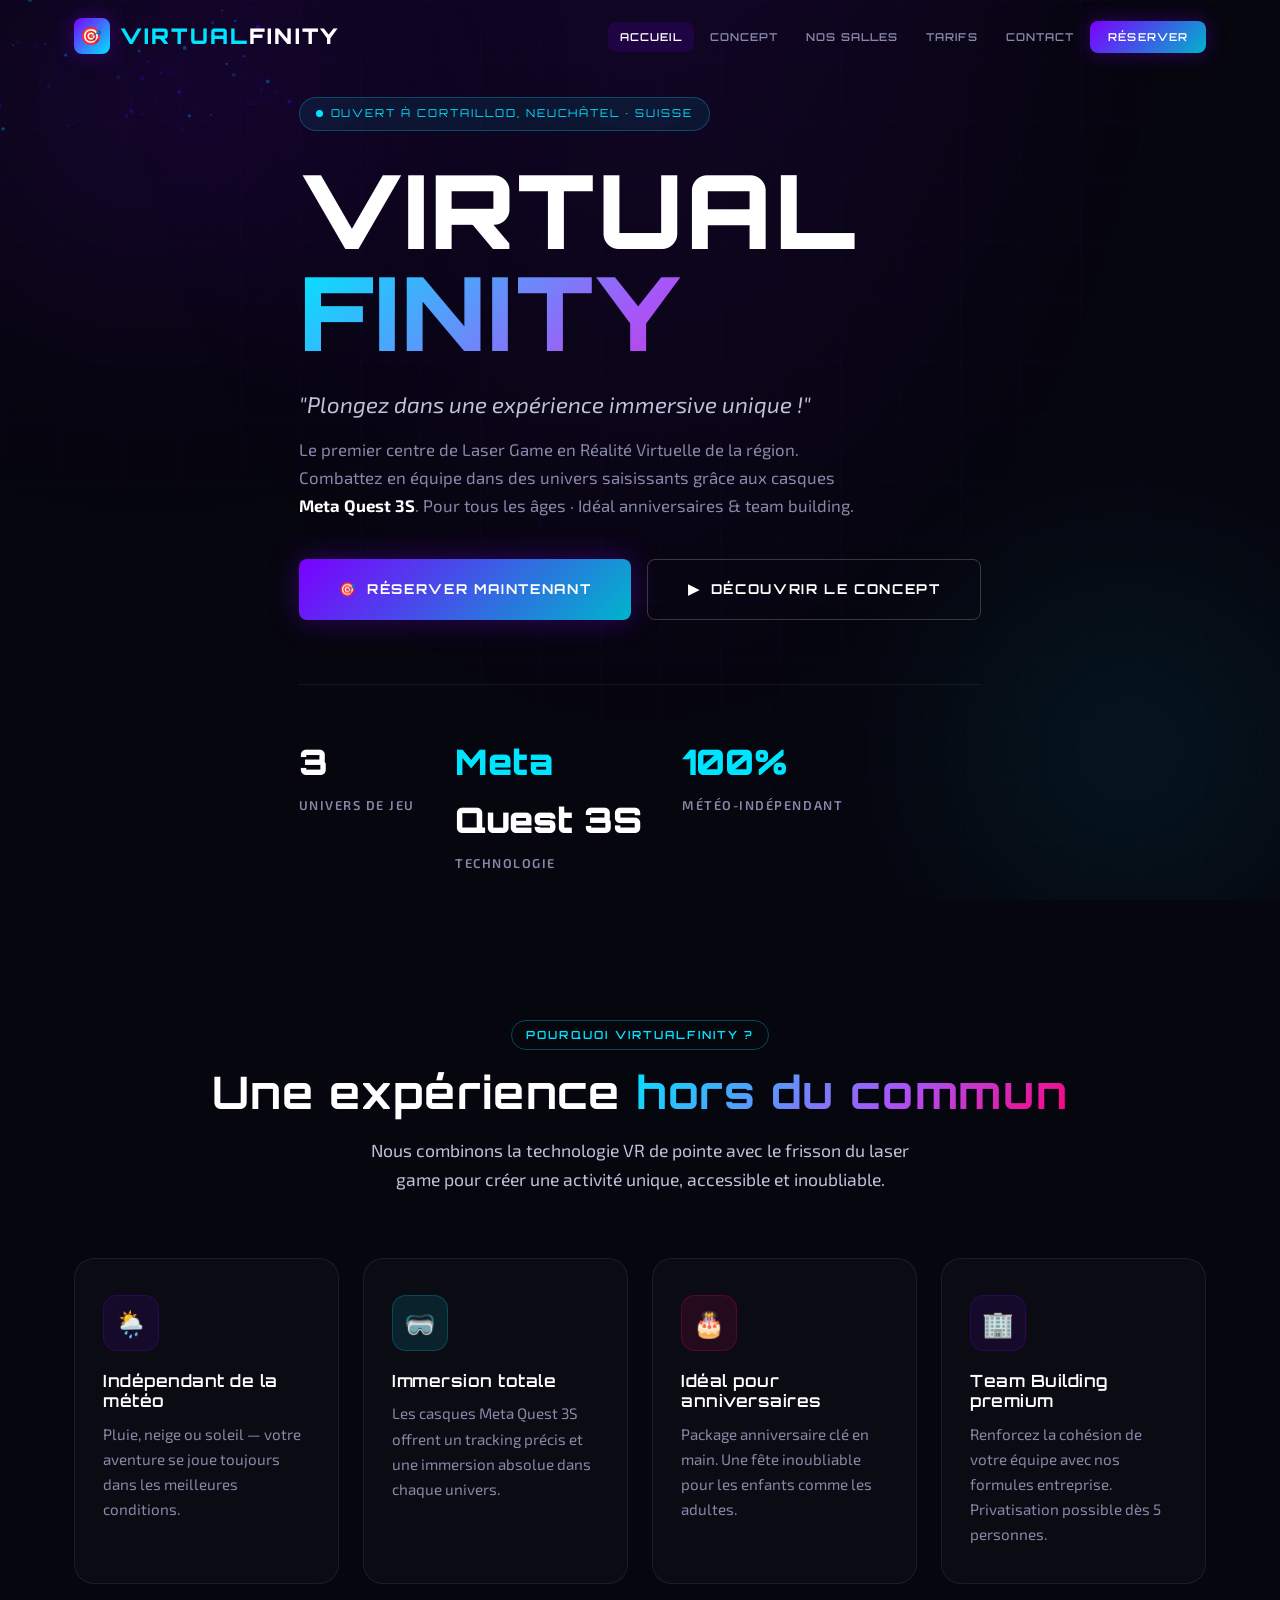
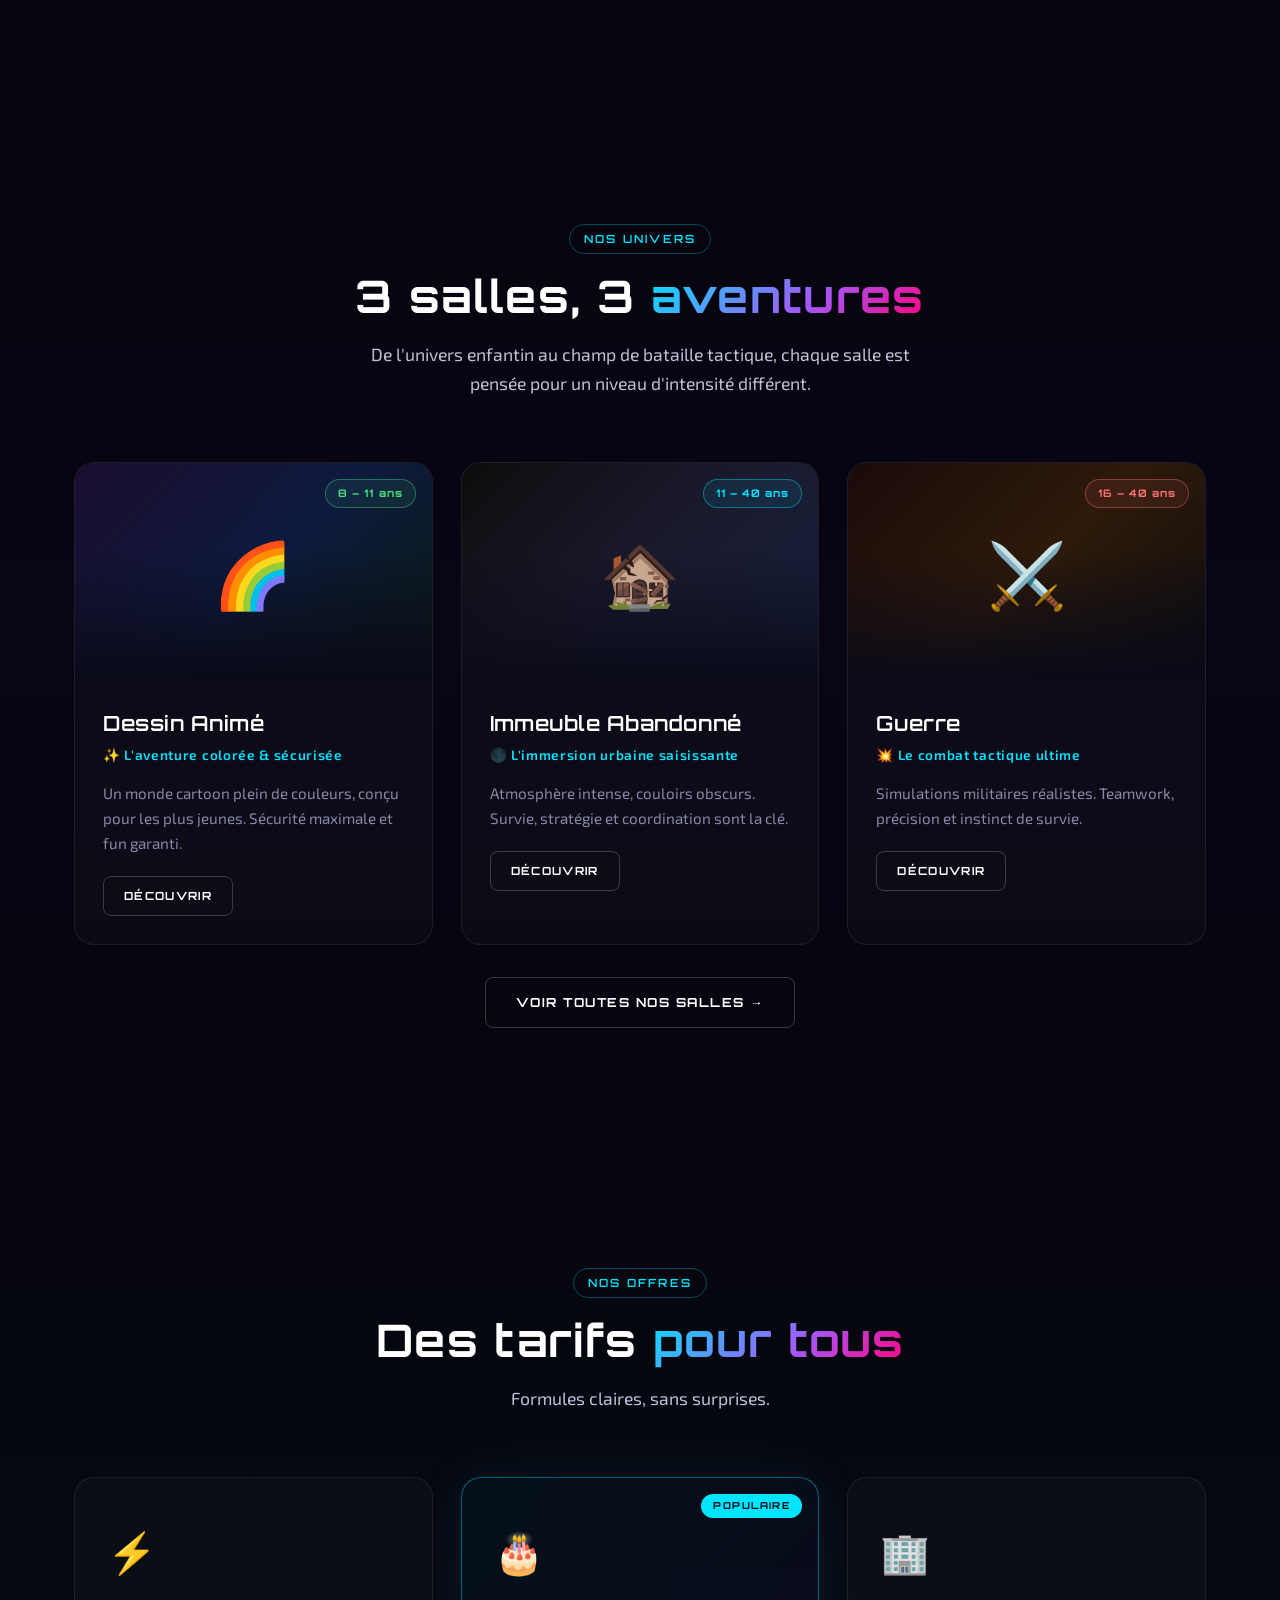
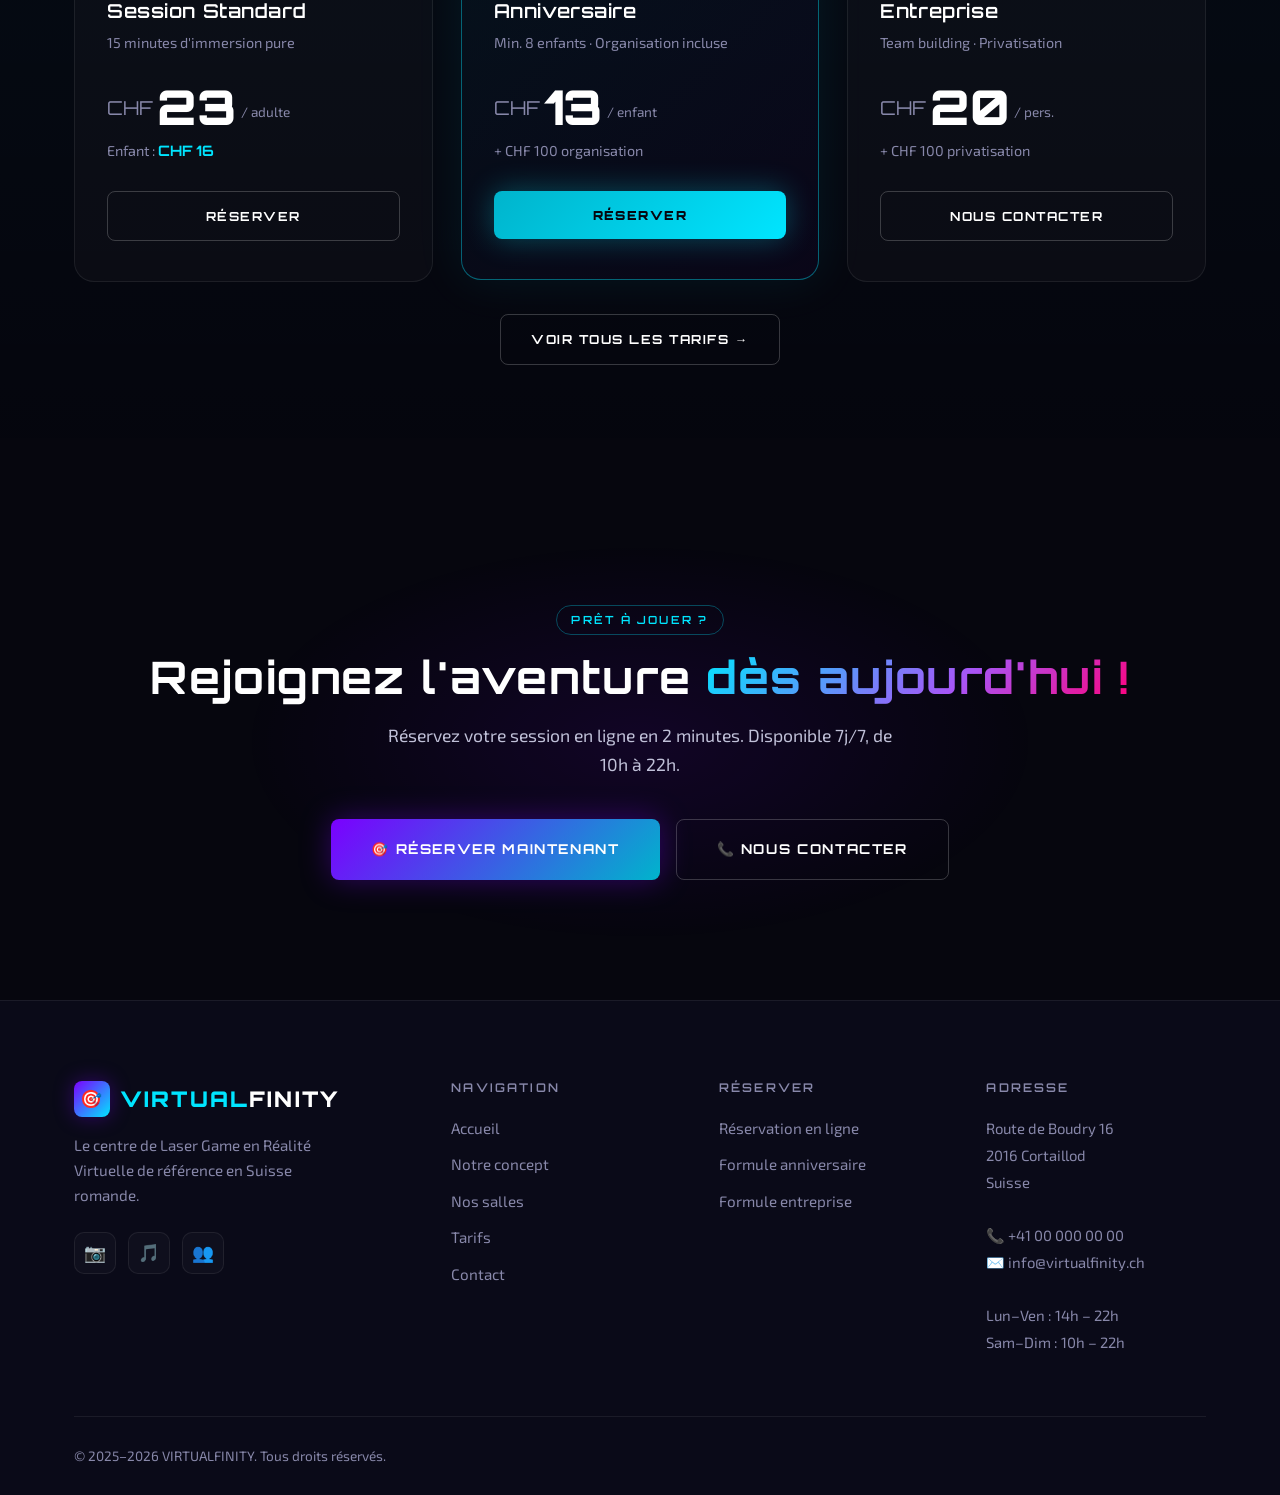
<file: index.html>
<!DOCTYPE html>
<html lang="fr">
<head>
  <meta charset="UTF-8">
  <meta name="viewport" content="width=device-width, initial-scale=1.0">
  <meta name="description" content="VIRTUALFINITY – Centre de Laser Game en Réalité Virtuelle à Cortaillod, Suisse. Vivez une expérience immersive unique avec les casques Meta Quest 3S.">
  <title>VIRTUALFINITY – Laser Game en Réalité Virtuelle</title>
  <link rel="stylesheet" href="./css/style.css">
  <link rel="icon" href="data:image/svg+xml,<svg xmlns='http://www.w3.org/2000/svg' viewBox='0 0 100 100'><text y='.9em' font-size='90'>🎮</text></svg>">
</head>
<body>

<div class="grid-bg" aria-hidden="true"></div>

<!-- NAV -->
<nav id="navbar" role="navigation" aria-label="Navigation principale">
  <div class="container nav-inner">
    <a href="index.html" class="nav-logo" aria-label="VIRTUALFINITY – Accueil">
      <span class="logo-icon" aria-hidden="true">🎯</span>
      <span><span class="logo-v">VIRTUAL</span><span class="logo-rest">FINITY</span></span>
    </a>
    <ul class="nav-links" role="list">
      <li><a href="index.html">Accueil</a></li>
      <li><a href="concept.html">Concept</a></li>
      <li><a href="salles.html">Nos Salles</a></li>
      <li><a href="tarifs.html">Tarifs</a></li>
      <li><a href="contact.html">Contact</a></li>
      <li><a href="reservation.html" class="nav-cta">Réserver</a></li>
    </ul>
    <button class="nav-toggle" aria-label="Menu" aria-expanded="false">
      <span></span><span></span><span></span>
    </button>
  </div>
</nav>

<!-- HERO -->
<section class="hero" aria-label="Accueil">
  <canvas id="hero-canvas" aria-hidden="true"></canvas>
  <div class="hero-glow-orb orb-1" aria-hidden="true"></div>
  <div class="hero-glow-orb orb-2" aria-hidden="true"></div>
  <div class="container z1">
    <div class="hero-content">
      <div class="hero-badge">
        <span class="dot" aria-hidden="true"></span>
        Ouvert à Cortaillod, Neuchâtel · Suisse
      </div>
      <h1 class="hero-title">VIRTUAL<span class="line-2">FINITY</span></h1>
      <p class="hero-subtitle">"Plongez dans une expérience immersive unique !"</p>
      <p class="hero-desc">
        Le premier centre de Laser Game en Réalité Virtuelle de la région.
        Combattez en équipe dans des univers saisissants grâce aux casques
        <strong style="color:var(--white)">Meta Quest 3S</strong>.
        Pour tous les âges · Idéal anniversaires &amp; team building.
      </p>
      <div class="hero-ctas">
        <a href="reservation.html" class="btn btn-primary btn-lg">
          <span aria-hidden="true">🎯</span> Réserver maintenant
        </a>
        <a href="concept.html" class="btn btn-outline btn-lg">
          <span aria-hidden="true">▶</span> Découvrir le concept
        </a>
      </div>
      <div class="hero-stats" role="list">
        <div class="hero-stat-item" role="listitem">
          <span class="stat-num">3</span>
          <span class="stat-label">Univers de jeu</span>
        </div>
        <div class="hero-stat-item" role="listitem">
          <span class="stat-num"><span style="color:var(--cyan)">Meta</span><br>Quest 3S</span>
          <span class="stat-label">Technologie</span>
        </div>
        <div class="hero-stat-item" role="listitem">
          <span class="stat-num"><span style="color:var(--cyan)">100%</span></span>
          <span class="stat-label">Météo-indépendant</span>
        </div>
      </div>
    </div>
  </div>
</section>

<!-- POURQUOI VIRTUALFINITY -->
<section class="py-section" aria-label="Nos atouts">
  <div class="container">
    <div class="section-header reveal">
      <span class="section-label">Pourquoi VIRTUALFINITY ?</span>
      <h2>Une expérience <span class="gradient-text">hors du commun</span></h2>
      <p>Nous combinons la technologie VR de pointe avec le frisson du laser game pour créer une activité unique, accessible et inoubliable.</p>
    </div>
    <div class="features-grid">
      <div class="feature-card reveal reveal-delay-1">
        <div class="feature-icon" aria-hidden="true">🌦️</div>
        <h3>Indépendant de la météo</h3>
        <p>Pluie, neige ou soleil — votre aventure se joue toujours dans les meilleures conditions.</p>
      </div>
      <div class="feature-card reveal reveal-delay-2">
        <div class="feature-icon cyan" aria-hidden="true">🥽</div>
        <h3>Immersion totale</h3>
        <p>Les casques Meta Quest 3S offrent un tracking précis et une immersion absolue dans chaque univers.</p>
      </div>
      <div class="feature-card reveal reveal-delay-3">
        <div class="feature-icon magenta" aria-hidden="true">🎂</div>
        <h3>Idéal pour anniversaires</h3>
        <p>Package anniversaire clé en main. Une fête inoubliable pour les enfants comme les adultes.</p>
      </div>
      <div class="feature-card reveal reveal-delay-4">
        <div class="feature-icon" aria-hidden="true">🏢</div>
        <h3>Team Building premium</h3>
        <p>Renforcez la cohésion de votre équipe avec nos formules entreprise. Privatisation possible dès 5 personnes.</p>
      </div>
    </div>
  </div>
</section>

<!-- APERÇU SALLES -->
<section class="py-section" style="background: linear-gradient(180deg, transparent, rgba(123,0,255,0.03), transparent);" aria-label="Nos salles">
  <div class="container">
    <div class="section-header reveal">
      <span class="section-label">Nos Univers</span>
      <h2>3 salles, 3 <span class="gradient-text">aventures</span></h2>
      <p>De l'univers enfantin au champ de bataille tactique, chaque salle est pensée pour un niveau d'intensité différent.</p>
    </div>
    <div class="salles-grid">
      <article class="salle-card reveal reveal-delay-1">
        <div class="salle-img salle-img-cartoon">
          <span class="salle-img-icon" role="img" aria-label="Dessin animé">🌈</span>
          <div class="salle-img-overlay" aria-hidden="true"></div>
          <span class="salle-age-badge badge-green">8 – 11 ans</span>
        </div>
        <div class="salle-body">
          <h3>Dessin Animé</h3>
          <p class="salle-tagline">✨ L'aventure colorée &amp; sécurisée</p>
          <p>Un monde cartoon plein de couleurs, conçu pour les plus jeunes. Sécurité maximale et fun garanti.</p>
          <a href="salles.html#cartoon" class="btn btn-outline btn-sm">Découvrir</a>
        </div>
      </article>
      <article class="salle-card reveal reveal-delay-2">
        <div class="salle-img salle-img-immeuble">
          <span class="salle-img-icon" role="img" aria-label="Immeuble abandonné">🏚️</span>
          <div class="salle-img-overlay" aria-hidden="true"></div>
          <span class="salle-age-badge badge-blue">11 – 40 ans</span>
        </div>
        <div class="salle-body">
          <h3>Immeuble Abandonné</h3>
          <p class="salle-tagline">🌑 L'immersion urbaine saisissante</p>
          <p>Atmosphère intense, couloirs obscurs. Survie, stratégie et coordination sont la clé.</p>
          <a href="salles.html#immeuble" class="btn btn-outline btn-sm">Découvrir</a>
        </div>
      </article>
      <article class="salle-card reveal reveal-delay-3">
        <div class="salle-img salle-img-guerre">
          <span class="salle-img-icon" role="img" aria-label="Guerre">⚔️</span>
          <div class="salle-img-overlay" aria-hidden="true"></div>
          <span class="salle-age-badge badge-red">16 – 40 ans</span>
        </div>
        <div class="salle-body">
          <h3>Guerre</h3>
          <p class="salle-tagline">💥 Le combat tactique ultime</p>
          <p>Simulations militaires réalistes. Teamwork, précision et instinct de survie.</p>
          <a href="salles.html#guerre" class="btn btn-outline btn-sm">Découvrir</a>
        </div>
      </article>
    </div>
    <div class="text-center mt-8">
      <a href="salles.html" class="btn btn-outline">Voir toutes nos salles →</a>
    </div>
  </div>
</section>

<!-- TARIFS APERÇU -->
<section class="py-section" style="background: linear-gradient(180deg, transparent, rgba(0,229,255,0.02), transparent);" aria-label="Tarifs">
  <div class="container">
    <div class="section-header reveal">
      <span class="section-label">Nos offres</span>
      <h2>Des tarifs <span class="gradient-text">pour tous</span></h2>
      <p>Formules claires, sans surprises.</p>
    </div>
    <div class="tarifs-grid">
      <div class="tarif-card reveal reveal-delay-1">
        <div class="tarif-icon" aria-hidden="true">⚡</div>
        <h3>Session Standard</h3>
        <p class="tarif-sub">15 minutes d'immersion pure</p>
        <div class="tarif-price-row">
          <span class="currency">CHF</span>
          <span class="amount">23</span>
          <span class="unit">/ adulte</span>
        </div>
        <p class="tarif-price-child">Enfant : <span>CHF 16</span></p>
        <a href="reservation.html" class="btn btn-outline" style="width:100%;justify-content:center;">Réserver</a>
      </div>
      <div class="tarif-card featured reveal reveal-delay-2">
        <div class="tarif-icon" aria-hidden="true">🎂</div>
        <h3>Anniversaire</h3>
        <p class="tarif-sub">Min. 8 enfants · Organisation incluse</p>
        <div class="tarif-price-row">
          <span class="currency">CHF</span>
          <span class="amount">13</span>
          <span class="unit">/ enfant</span>
        </div>
        <p class="tarif-price-child">+ CHF 100 organisation</p>
        <a href="reservation.html" class="btn btn-cyan" style="width:100%;justify-content:center;">Réserver</a>
      </div>
      <div class="tarif-card reveal reveal-delay-3">
        <div class="tarif-icon" aria-hidden="true">🏢</div>
        <h3>Entreprise</h3>
        <p class="tarif-sub">Team building · Privatisation</p>
        <div class="tarif-price-row">
          <span class="currency">CHF</span>
          <span class="amount">20</span>
          <span class="unit">/ pers.</span>
        </div>
        <p class="tarif-price-child">+ CHF 100 privatisation</p>
        <a href="contact.html" class="btn btn-outline" style="width:100%;justify-content:center;">Nous contacter</a>
      </div>
    </div>
    <div class="text-center mt-8">
      <a href="tarifs.html" class="btn btn-outline">Voir tous les tarifs →</a>
    </div>
  </div>
</section>

<!-- CTA -->
<section class="cta-section" aria-label="Appel à l'action">
  <div class="container z1">
    <span class="section-label reveal">Prêt à jouer ?</span>
    <h2 class="reveal reveal-delay-1">Rejoignez l'aventure <span class="gradient-text">dès aujourd'hui !</span></h2>
    <p class="reveal reveal-delay-2">Réservez votre session en ligne en 2 minutes. Disponible 7j/7, de 10h à 22h.</p>
    <div class="cta-btns reveal reveal-delay-3">
      <a href="reservation.html" class="btn btn-primary btn-lg">🎯 Réserver maintenant</a>
      <a href="contact.html" class="btn btn-outline btn-lg">📞 Nous contacter</a>
    </div>
  </div>
</section>

<!-- FOOTER -->
<footer role="contentinfo">
  <div class="container">
    <div class="footer-main">
      <div class="footer-brand">
        <a href="index.html" class="nav-logo">
          <span class="logo-icon" aria-hidden="true">🎯</span>
          <span><span class="logo-v">VIRTUAL</span><span class="logo-rest">FINITY</span></span>
        </a>
        <p>Le centre de Laser Game en Réalité Virtuelle de référence en Suisse romande.</p>
        <div class="footer-social" role="list" aria-label="Réseaux sociaux">
          <a href="https://instagram.com/virtualfinity" class="social-btn" aria-label="Instagram" target="_blank" rel="noopener">📷</a>
          <a href="https://tiktok.com/@virtualfinity" class="social-btn" aria-label="TikTok" target="_blank" rel="noopener">🎵</a>
          <a href="https://facebook.com/virtualfinity" class="social-btn" aria-label="Facebook" target="_blank" rel="noopener">👥</a>
        </div>
      </div>
      <nav class="footer-col" aria-label="Navigation secondaire">
        <h4>Navigation</h4>
        <ul>
          <li><a href="index.html">Accueil</a></li>
          <li><a href="concept.html">Notre concept</a></li>
          <li><a href="salles.html">Nos salles</a></li>
          <li><a href="tarifs.html">Tarifs</a></li>
          <li><a href="contact.html">Contact</a></li>
        </ul>
      </nav>
      <div class="footer-col">
        <h4>Réserver</h4>
        <ul>
          <li><a href="reservation.html">Réservation en ligne</a></li>
          <li><a href="tarifs.html#anniversaire">Formule anniversaire</a></li>
          <li><a href="tarifs.html#entreprise">Formule entreprise</a></li>
        </ul>
      </div>
      <div class="footer-col">
        <h4>Adresse</h4>
        <address>
          Route de Boudry 16<br>
          2016 Cortaillod<br>
          Suisse<br><br>
          📞 <a href="tel:+41000000000">+41 00 000 00 00</a><br>
          ✉️ <a href="mailto:info@virtualfinity.ch">info@virtualfinity.ch</a><br><br>
          Lun–Ven : 14h – 22h<br>
          Sam–Dim : 10h – 22h
        </address>
      </div>
    </div>
    <div class="footer-bottom">
      <p>© 2025–2026 VIRTUALFINITY. Tous droits réservés.</p>
    </div>
  </div>
</footer>

<script src="./js/main.js"></script>
</body>
</html>
</file>
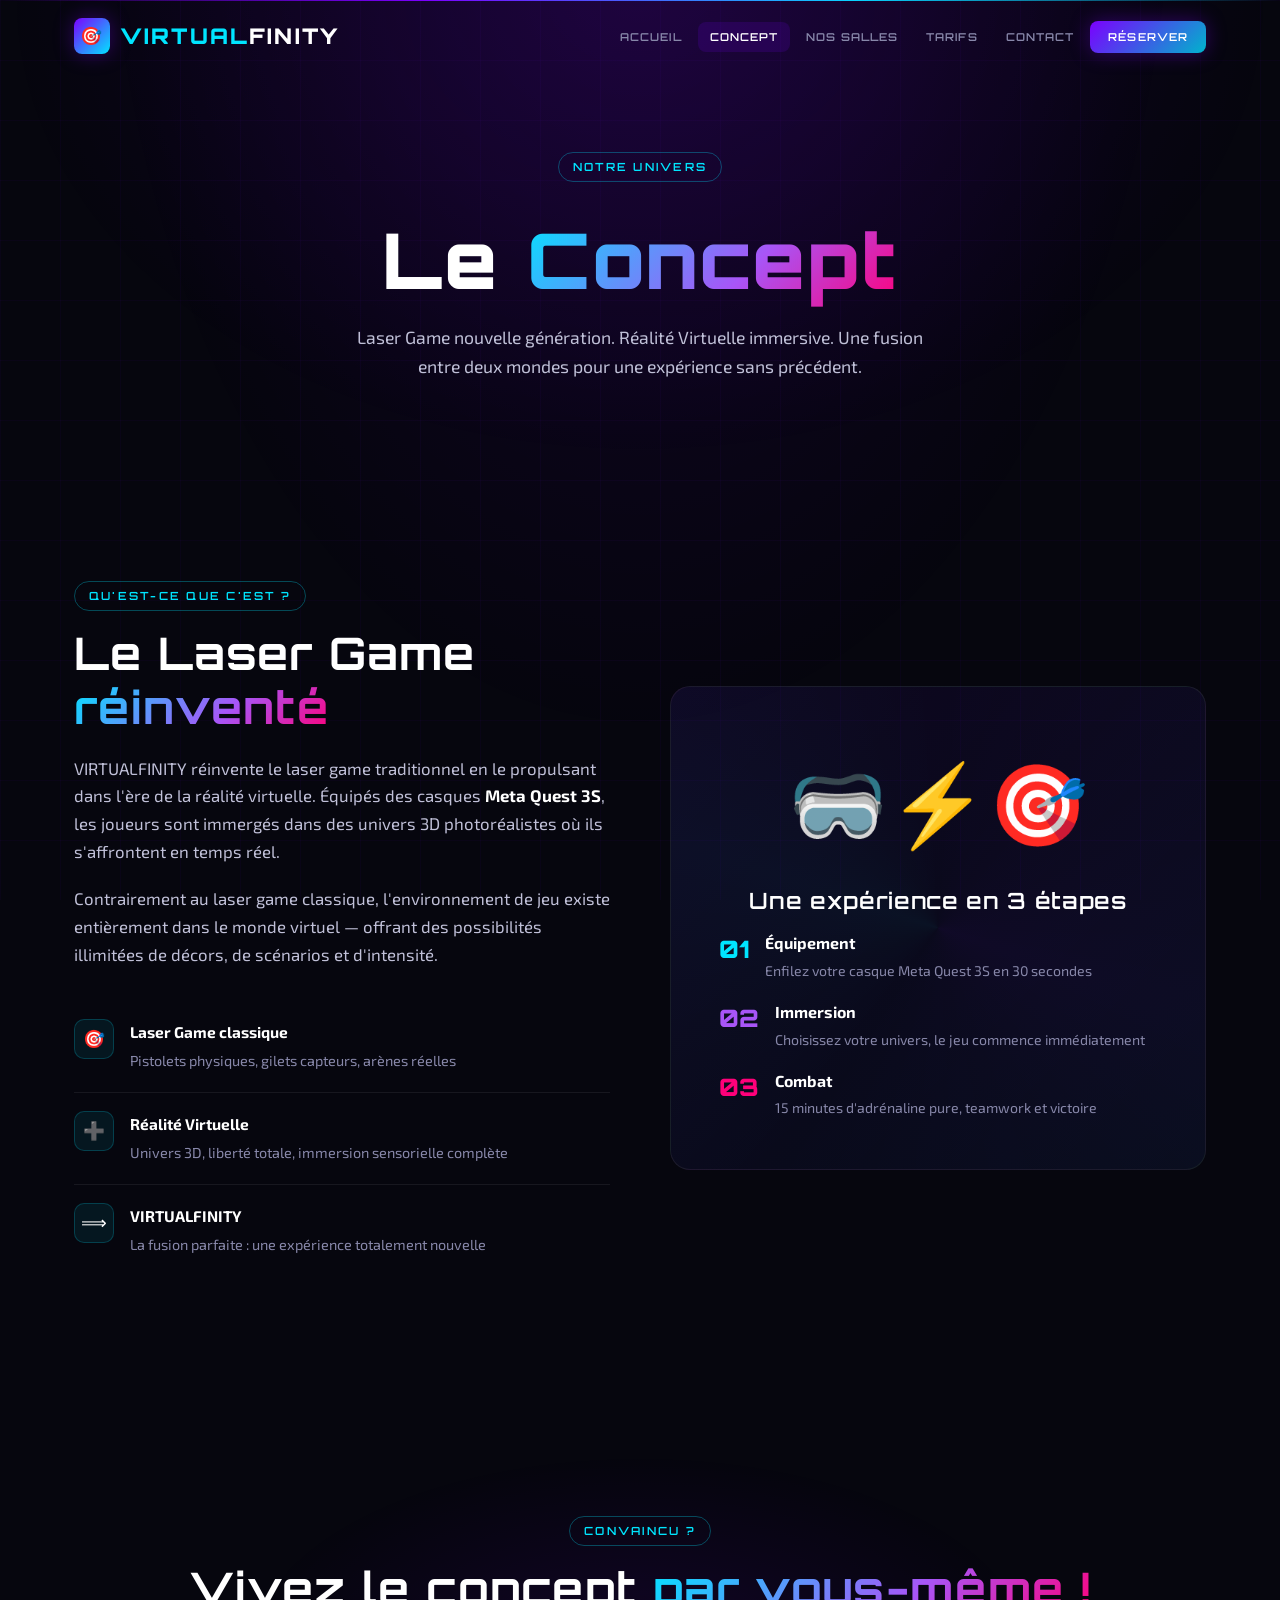
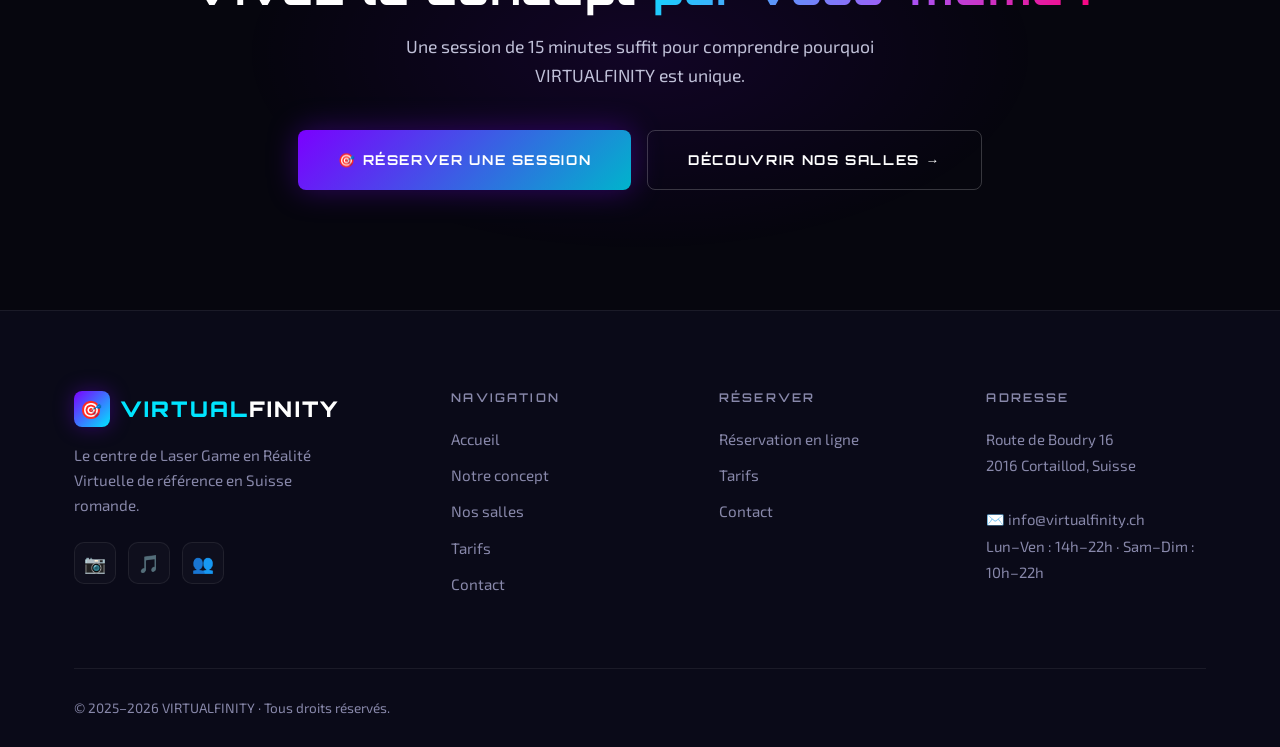
<file: concept.html>
<!DOCTYPE html>
<html lang="fr">
<head>
  <meta charset="UTF-8">
  <meta name="viewport" content="width=device-width, initial-scale=1.0">
  <meta name="description" content="Découvrez le concept VIRTUALFINITY : le premier centre de Laser Game en Réalité Virtuelle de Cortaillod. Technologie Meta Quest 3S, immersion totale, 3 univers de jeu.">
  <title>Notre Concept – VIRTUALFINITY</title>
  <link rel="stylesheet" href="./css/style.css">
  <link rel="icon" href="data:image/svg+xml,<svg xmlns='http://www.w3.org/2000/svg' viewBox='0 0 100 100'><text y='.9em' font-size='90'>🎮</text></svg>">
</head>
<body>
<div class="grid-bg" aria-hidden="true"></div>

<!-- NAV -->
<nav id="navbar" role="navigation" aria-label="Navigation principale">
  <div class="container nav-inner">
    <a href="index.html" class="nav-logo">
      <span class="logo-icon" aria-hidden="true">🎯</span>
      <span><span class="logo-v">VIRTUAL</span><span class="logo-rest">FINITY</span></span>
    </a>
    <ul class="nav-links">
      <li><a href="index.html">Accueil</a></li>
      <li><a href="concept.html">Concept</a></li>
      <li><a href="salles.html">Nos Salles</a></li>
      <li><a href="tarifs.html">Tarifs</a></li>
      <li><a href="contact.html">Contact</a></li>
      <li><a href="reservation.html" class="nav-cta">Réserver</a></li>
    </ul>
    <button class="nav-toggle" aria-label="Menu"><span></span><span></span><span></span></button>
  </div>
</nav>

<!-- PAGE HERO -->
<header class="page-hero">
  <div class="page-hero-bg" aria-hidden="true"></div>
  <div class="container">
    <span class="section-label">Notre univers</span>
    <h1 class="mt-4">Le <span class="gradient-text">Concept</span></h1>
    <p style="max-width:580px;margin:16px auto 0;font-size:1.1rem;">
      Laser Game nouvelle génération. Réalité Virtuelle immersive. Une fusion entre deux mondes pour une expérience sans précédent.
    </p>
  </div>
</header>

<!-- CONCEPT PRINCIPAL -->
<section class="py-section">
  <div class="container">
    <div class="why-grid">
      <div class="reveal">
        <span class="section-label">Qu'est-ce que c'est ?</span>
        <h2>Le Laser Game <span class="gradient-text">réinventé</span></h2>
        <p style="margin:20px 0;">
          VIRTUALFINITY réinvente le laser game traditionnel en le propulsant dans l'ère de la réalité virtuelle. Équipés des casques <strong style="color:var(--white)">Meta Quest 3S</strong>, les joueurs sont immergés dans des univers 3D photoréalistes où ils s'affrontent en temps réel.
        </p>
        <p>
          Contrairement au laser game classique, l'environnement de jeu existe entièrement dans le monde virtuel — offrant des possibilités illimitées de décors, de scénarios et d'intensité.
        </p>
        <div class="why-list" style="margin-top:32px;">
          <div class="why-item">
            <div class="why-item-icon" aria-hidden="true">🎯</div>
            <div class="why-item-text">
              <strong>Laser Game classique</strong>
              <span>Pistolets physiques, gilets capteurs, arènes réelles</span>
            </div>
          </div>
          <div class="why-item">
            <div class="why-item-icon" aria-hidden="true">➕</div>
            <div class="why-item-text">
              <strong>Réalité Virtuelle</strong>
              <span>Univers 3D, liberté totale, immersion sensorielle complète</span>
            </div>
          </div>
          <div class="why-item">
            <div class="why-item-icon" aria-hidden="true">⟹</div>
            <div class="why-item-text">
              <strong>VIRTUALFINITY</strong>
              <span>La fusion parfaite : une expérience totalement nouvelle</span>
            </div>
          </div>
        </div>
      </div>
      <div class="reveal reveal-delay-2">
        <div class="why-visual-box">
          <div style="font-size:5rem;margin-bottom:20px;position:relative;z-index:1;" aria-hidden="true">🥽⚡🎯</div>
          <div style="position:relative;z-index:1;">
            <h3 style="font-size:1.4rem;margin-bottom:16px;">Une expérience en 3 étapes</h3>
            <div style="text-align:left;">
              <div style="display:flex;gap:16px;margin-bottom:16px;align-items:flex-start;">
                <span style="font-family:var(--font-display);font-size:1.5rem;font-weight:900;color:var(--cyan);min-width:30px;">01</span>
                <div>
                  <strong style="display:block;color:var(--white);">Équipement</strong>
                  <span style="font-size:0.88rem;color:var(--grey);">Enfilez votre casque Meta Quest 3S en 30 secondes</span>
                </div>
              </div>
              <div style="display:flex;gap:16px;margin-bottom:16px;align-items:flex-start;">
                <span style="font-family:var(--font-display);font-size:1.5rem;font-weight:900;color:var(--violet-light);min-width:30px;">02</span>
                <div>
                  <strong style="display:block;color:var(--white);">Immersion</strong>
                  <span style="font-size:0.88rem;color:var(--grey);">Choisissez votre univers, le jeu commence immédiatement</span>
                </div>
              </div>
              <div style="display:flex;gap:16px;align-items:flex-start;">
                <span style="font-family:var(--font-display);font-size:1.5rem;font-weight:900;color:var(--magenta);min-width:30px;">03</span>
                <div>
                  <strong style="display:block;color:var(--white);">Combat</strong>
                  <span style="font-size:0.88rem;color:var(--grey);">15 minutes d'adrénaline pure, teamwork et victoire</span>
                </div>
              </div>
            </div>
          </div>
        </div>
      </div>
    </div>
  </div>
</section>



<!-- CTA -->
<section class="cta-section">
  <div class="container z1">
    <span class="section-label reveal">Convaincu ?</span>
    <h2 class="reveal reveal-delay-1">Vivez le concept <span class="gradient-text">par vous-même !</span></h2>
    <p class="reveal reveal-delay-2">Une session de 15 minutes suffit pour comprendre pourquoi VIRTUALFINITY est unique.</p>
    <div class="cta-btns reveal reveal-delay-3">
      <a href="reservation.html" class="btn btn-primary btn-lg">🎯 Réserver une session</a>
      <a href="salles.html" class="btn btn-outline btn-lg">Découvrir nos salles →</a>
    </div>
  </div>
</section>

<!-- FOOTER -->
<footer role="contentinfo">
  <div class="container">
    <div class="footer-main">
      <div class="footer-brand">
        <a href="index.html" class="nav-logo">
          <span class="logo-icon">🎯</span>
          <span><span class="logo-v">VIRTUAL</span><span class="logo-rest">FINITY</span></span>
        </a>
        <p>Le centre de Laser Game en Réalité Virtuelle de référence en Suisse romande.</p>
        <div class="footer-social">
          <a href="https://instagram.com/virtualfinity" class="social-btn" aria-label="Instagram" target="_blank" rel="noopener">📷</a>
          <a href="https://tiktok.com/@virtualfinity" class="social-btn" aria-label="TikTok" target="_blank" rel="noopener">🎵</a>
          <a href="https://facebook.com/virtualfinity" class="social-btn" aria-label="Facebook" target="_blank" rel="noopener">👥</a>
        </div>
      </div>
      <nav class="footer-col">
        <h4>Navigation</h4>
        <ul>
          <li><a href="index.html">Accueil</a></li>
          <li><a href="concept.html">Notre concept</a></li>
          <li><a href="salles.html">Nos salles</a></li>
          <li><a href="tarifs.html">Tarifs</a></li>
          <li><a href="contact.html">Contact</a></li>
        </ul>
      </nav>
      <div class="footer-col">
        <h4>Réserver</h4>
        <ul>
          <li><a href="reservation.html">Réservation en ligne</a></li>
          <li><a href="tarifs.html">Tarifs</a></li>
          <li><a href="contact.html">Contact</a></li>
        </ul>
      </div>
      <div class="footer-col">
        <h4>Adresse</h4>
        <address>
          Route de Boudry 16<br>
          2016 Cortaillod, Suisse<br><br>
          ✉️ <a href="mailto:info@virtualfinity.ch">info@virtualfinity.ch</a><br>
          Lun–Ven : 14h–22h · Sam–Dim : 10h–22h
        </address>
      </div>
    </div>
    <div class="footer-bottom">
      <p>© 2025–2026 VIRTUALFINITY · Tous droits réservés.</p>
    </div>
  </div>
</footer>

<script src="./js/main.js"></script>
</body>
</html>
</file>
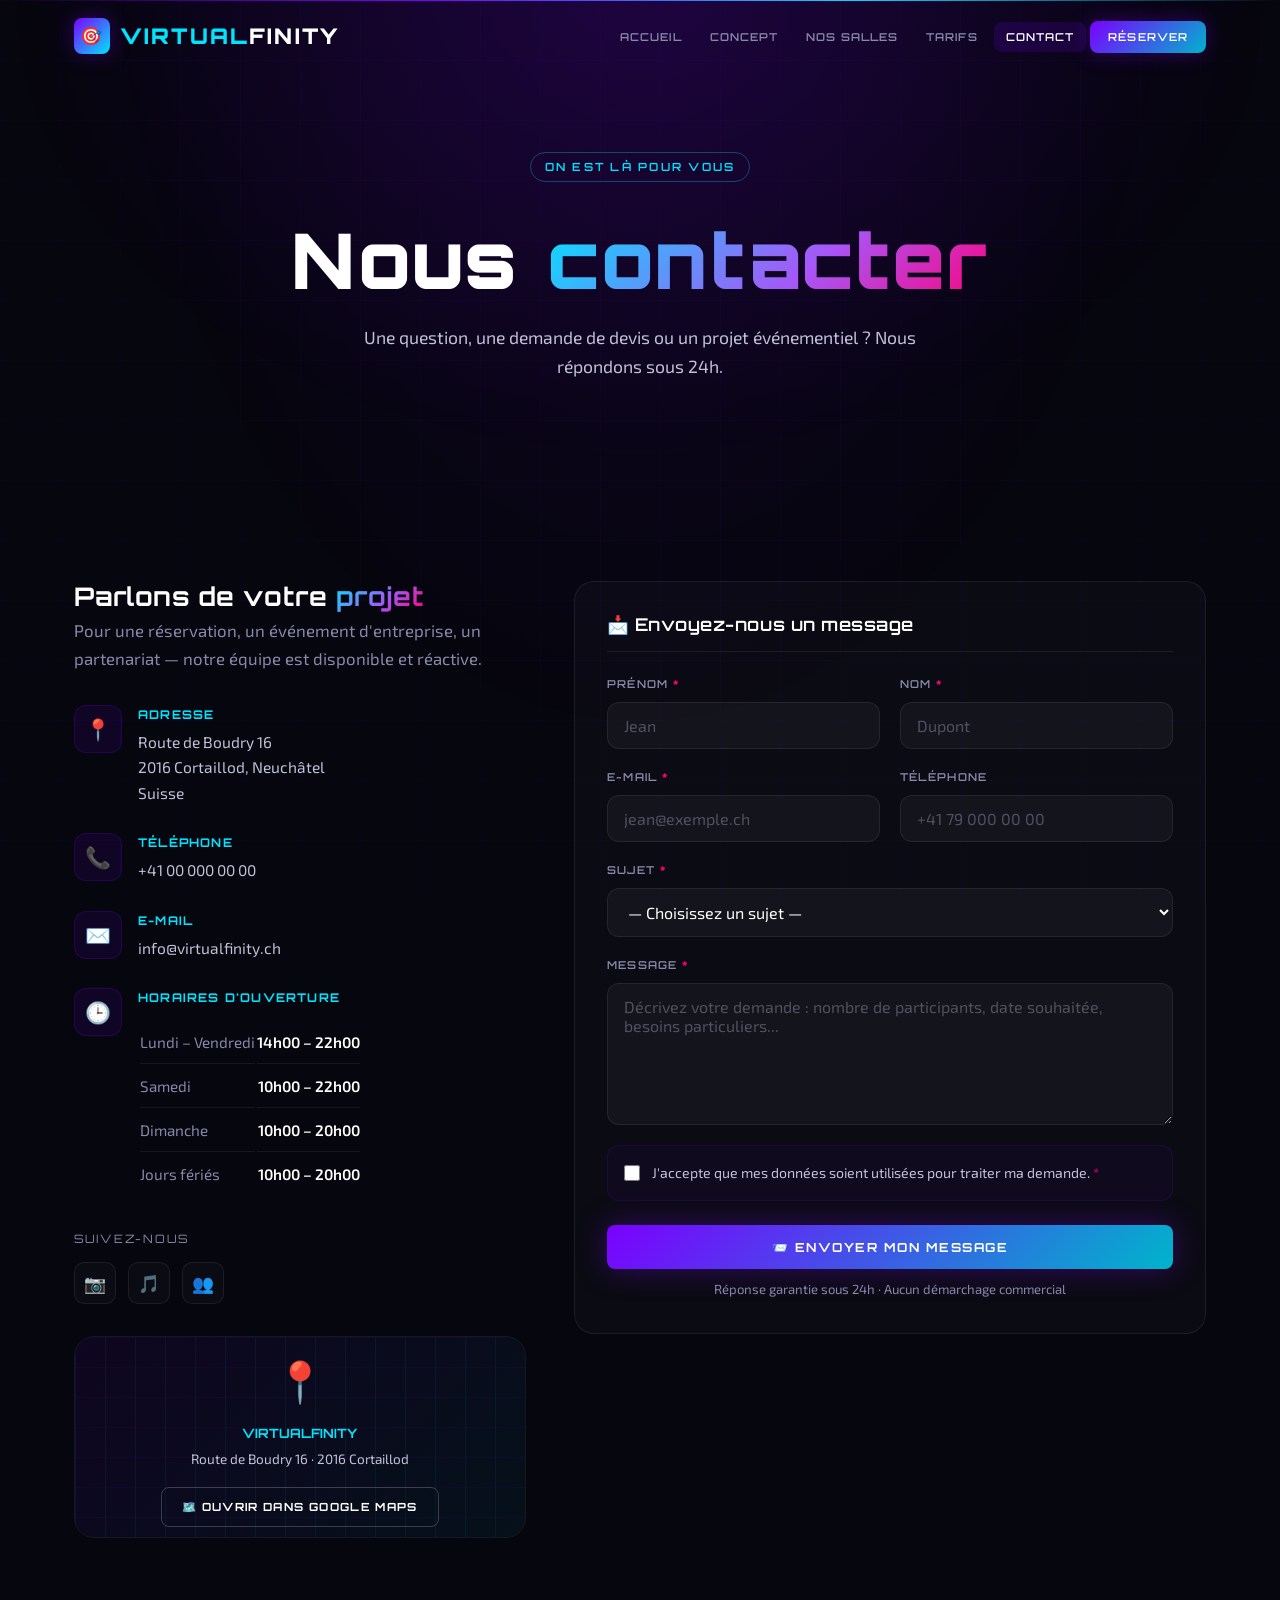
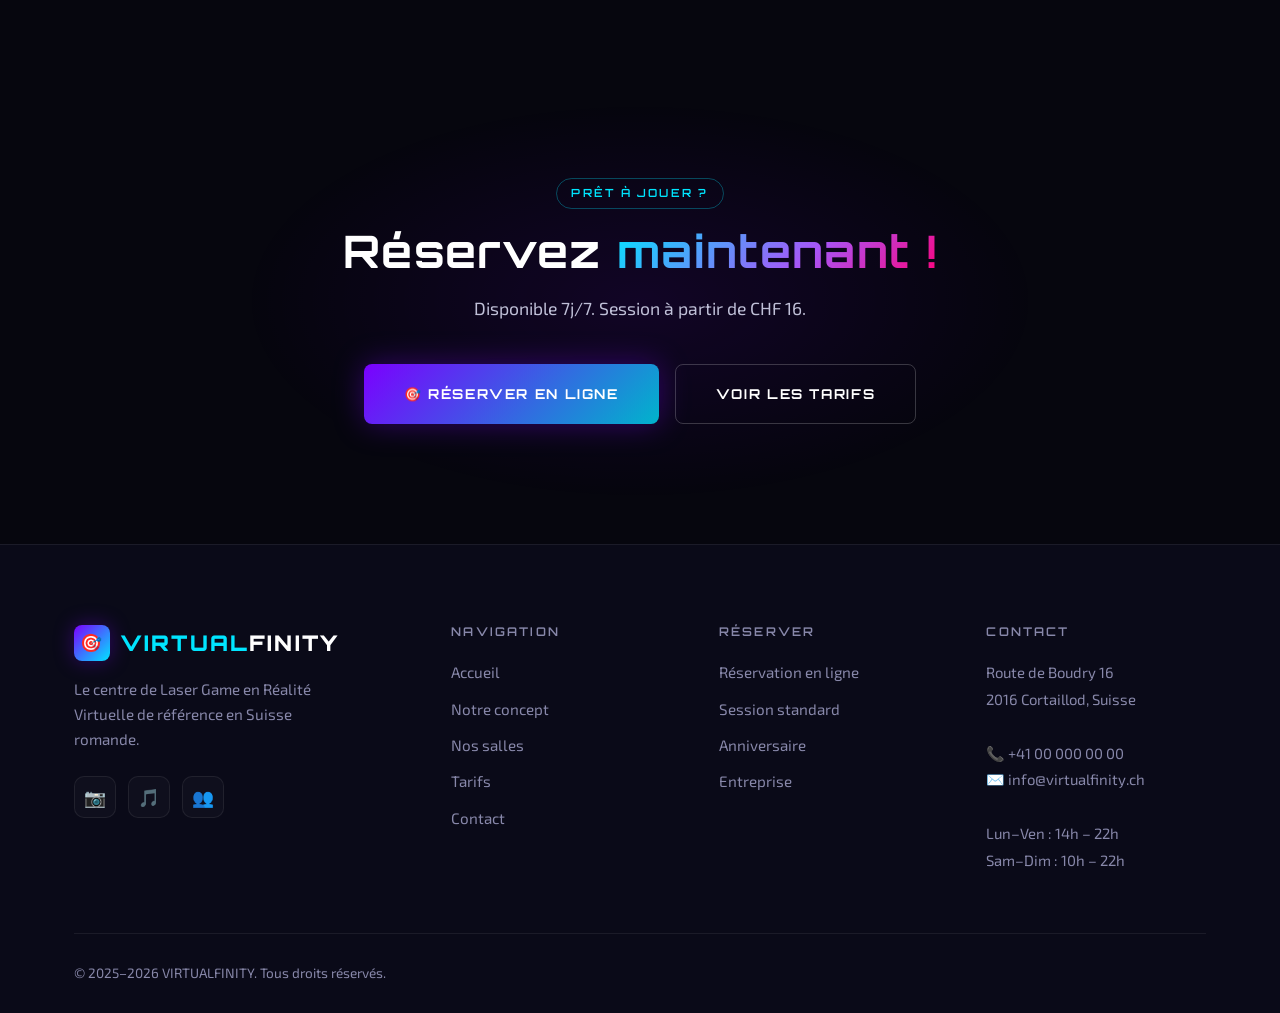
<file: contact.html>
<!DOCTYPE html>
<html lang="fr">
<head>
  <meta charset="UTF-8">
  <meta name="viewport" content="width=device-width, initial-scale=1.0">
  <meta name="description" content="Contactez VIRTUALFINITY. Route de Boudry 16, 2016 Cortaillod. Centre de Laser Game VR à Neuchâtel, Suisse. Ouvert 7j/7.">
  <title>Contact – VIRTUALFINITY</title>
  <link rel="stylesheet" href="./css/style.css">
  <link rel="icon" href="data:image/svg+xml,<svg xmlns='http://www.w3.org/2000/svg' viewBox='0 0 100 100'><text y='.9em' font-size='90'>🎮</text></svg>">
</head>
<body>
<div class="grid-bg" aria-hidden="true"></div>

<!-- NAV -->
<nav id="navbar" role="navigation" aria-label="Navigation principale">
  <div class="container nav-inner">
    <a href="index.html" class="nav-logo" aria-label="VIRTUALFINITY – Accueil">
      <span class="logo-icon" aria-hidden="true">🎯</span>
      <span><span class="logo-v">VIRTUAL</span><span class="logo-rest">FINITY</span></span>
    </a>
    <ul class="nav-links" role="list">
      <li><a href="index.html">Accueil</a></li>
      <li><a href="concept.html">Concept</a></li>
      <li><a href="salles.html">Nos Salles</a></li>
      <li><a href="tarifs.html">Tarifs</a></li>
      <li><a href="contact.html">Contact</a></li>
      <li><a href="reservation.html" class="nav-cta">Réserver</a></li>
    </ul>
    <button class="nav-toggle" aria-label="Menu" aria-expanded="false">
      <span></span><span></span><span></span>
    </button>
  </div>
</nav>

<!-- PAGE HERO -->
<header class="page-hero">
  <div class="page-hero-bg" aria-hidden="true"></div>
  <div class="container">
    <span class="section-label">On est là pour vous</span>
    <h1 class="mt-4">Nous <span class="gradient-text">contacter</span></h1>
    <p style="max-width:560px;margin:16px auto 0;font-size:1.1rem;">
      Une question, une demande de devis ou un projet événementiel ? Nous répondons sous 24h.
    </p>
  </div>
</header>

<!-- CONTACT PRINCIPAL -->
<section class="py-section">
  <div class="container">
    <div class="contact-grid">

      <!-- Informations de contact -->
      <aside class="reveal">
        <h2 style="font-size:1.6rem;margin-bottom:6px;">
          Parlons de votre <span class="gradient-text">projet</span>
        </h2>
        <p style="color:var(--grey);margin-bottom:0;">
          Pour une réservation, un événement d'entreprise, un partenariat — notre équipe est disponible et réactive.
        </p>

        <div class="contact-info-list" role="list">
          <div class="contact-info-item" role="listitem">
            <div class="contact-info-icon" aria-hidden="true">📍</div>
            <div class="contact-info-text">
              <strong>Adresse</strong>
              <address style="font-style:normal;">
                <p>Route de Boudry 16<br>2016 Cortaillod, Neuchâtel<br>Suisse</p>
              </address>
            </div>
          </div>
          <div class="contact-info-item" role="listitem">
            <div class="contact-info-icon" aria-hidden="true">📞</div>
            <div class="contact-info-text">
              <strong>Téléphone</strong>
              <p><a href="tel:+41000000000" style="color:var(--grey-light);">+41 00 000 00 00</a></p>
            </div>
          </div>
          <div class="contact-info-item" role="listitem">
            <div class="contact-info-icon" aria-hidden="true">✉️</div>
            <div class="contact-info-text">
              <strong>E-mail</strong>
              <p><a href="mailto:info@virtualfinity.ch" style="color:var(--grey-light);">info@virtualfinity.ch</a></p>
            </div>
          </div>
          <div class="contact-info-item" role="listitem">
            <div class="contact-info-icon" aria-hidden="true">🕒</div>
            <div class="contact-info-text">
              <strong>Horaires d'ouverture</strong>
              <table class="horaires-table" aria-label="Horaires d'ouverture">
                <tr><td>Lundi – Vendredi</td><td>14h00 – 22h00</td></tr>
                <tr><td>Samedi</td><td>10h00 – 22h00</td></tr>
                <tr><td>Dimanche</td><td>10h00 – 20h00</td></tr>
                <tr><td>Jours fériés</td><td>10h00 – 20h00</td></tr>
              </table>
            </div>
          </div>
        </div>

        <!-- Réseaux sociaux -->
        <div style="margin-top:32px;">
          <p style="font-family:var(--font-display);font-size:0.72rem;letter-spacing:0.15em;text-transform:uppercase;color:var(--grey);margin-bottom:14px;">Suivez-nous</p>
          <div style="display:flex;gap:12px;" role="list" aria-label="Réseaux sociaux">
            <a href="https://instagram.com/virtualfinity" class="social-btn" aria-label="Instagram" target="_blank" rel="noopener">📷</a>
            <a href="https://tiktok.com/@virtualfinity" class="social-btn" aria-label="TikTok" target="_blank" rel="noopener">🎵</a>
            <a href="https://facebook.com/virtualfinity" class="social-btn" aria-label="Facebook" target="_blank" rel="noopener">👥</a>
          </div>
        </div>

        <!-- Carte -->
        <div style="margin-top:32px;border-radius:var(--radius-lg);overflow:hidden;border:1px solid var(--card-border);">
          <div style="background:linear-gradient(135deg,rgba(123,0,255,0.08),rgba(0,229,255,0.05));height:200px;display:flex;flex-direction:column;align-items:center;justify-content:center;gap:10px;position:relative;">
            <div style="position:absolute;inset:0;background-image:linear-gradient(rgba(123,0,255,0.06) 1px,transparent 1px),linear-gradient(90deg,rgba(0,229,255,0.06) 1px,transparent 1px);background-size:30px 30px;"></div>
            <span style="font-size:2.5rem;position:relative;z-index:1;" aria-hidden="true">📍</span>
            <div style="text-align:center;position:relative;z-index:1;">
              <p style="font-family:var(--font-display);font-size:0.8rem;color:var(--cyan);font-weight:700;margin:0;">VIRTUALFINITY</p>
              <p style="font-size:0.85rem;color:var(--grey-light);margin:4px 0 0;">Route de Boudry 16 · 2016 Cortaillod</p>
            </div>
            <a href="https://maps.google.com/?q=Route+de+Boudry+16+2016+Cortaillod+Suisse"
               target="_blank" rel="noopener"
               class="btn btn-outline btn-sm"
               style="position:relative;z-index:1;margin-top:6px;">
              🗺️ Ouvrir dans Google Maps
            </a>
          </div>
        </div>
      </aside>

      <!-- Formulaire de contact -->
      <div class="reveal reveal-delay-2">
        <div class="card">
          <h3 style="margin-bottom:24px;font-size:1.1rem;border-bottom:1px solid var(--card-border);padding-bottom:16px;">
            📩 Envoyez-nous un message
          </h3>
          <form id="contact-form" novalidate aria-label="Formulaire de contact">
            <div class="form-grid">
              <div class="form-group">
                <label class="form-label" for="c-prenom">Prénom <span style="color:var(--magenta)">*</span></label>
                <input type="text" id="c-prenom" name="prenom" class="form-control" placeholder="Jean" required autocomplete="given-name">
              </div>
              <div class="form-group">
                <label class="form-label" for="c-nom">Nom <span style="color:var(--magenta)">*</span></label>
                <input type="text" id="c-nom" name="nom" class="form-control" placeholder="Dupont" required autocomplete="family-name">
              </div>
              <div class="form-group">
                <label class="form-label" for="c-email">E-mail <span style="color:var(--magenta)">*</span></label>
                <input type="email" id="c-email" name="email" class="form-control" placeholder="jean@exemple.ch" required autocomplete="email">
              </div>
              <div class="form-group">
                <label class="form-label" for="c-tel">Téléphone</label>
                <input type="tel" id="c-tel" name="telephone" class="form-control" placeholder="+41 79 000 00 00" autocomplete="tel">
              </div>
              <div class="form-group full">
                <label class="form-label" for="c-sujet">Sujet <span style="color:var(--magenta)">*</span></label>
                <select id="c-sujet" name="sujet" class="form-control" required>
                  <option value="">— Choisissez un sujet —</option>
                  <option value="reservation">Demande de réservation</option>
                  <option value="anniversaire">Organisation d'anniversaire</option>
                  <option value="team-building">Team Building / Entreprise</option>
                  <option value="privatisation">Privatisation du centre</option>
                  <option value="info">Renseignements généraux</option>
                  <option value="autre">Autre</option>
                </select>
              </div>
              <div class="form-group full">
                <label class="form-label" for="c-message">Message <span style="color:var(--magenta)">*</span></label>
                <textarea id="c-message" name="message" class="form-control" rows="6"
                  placeholder="Décrivez votre demande : nombre de participants, date souhaitée, besoins particuliers..." required></textarea>
              </div>
            </div>

            <!-- RGPD -->
            <div style="display:flex;gap:12px;align-items:flex-start;margin:20px 0 24px;padding:16px;background:rgba(123,0,255,0.05);border:1px solid rgba(123,0,255,0.15);border-radius:var(--radius);">
              <input type="checkbox" id="c-rgpd" name="rgpd" required style="margin-top:3px;accent-color:var(--violet);width:16px;height:16px;flex-shrink:0;">
              <label for="c-rgpd" style="font-size:0.88rem;color:var(--grey-light);cursor:pointer;line-height:1.6;">
                J'accepte que mes données soient utilisées pour traiter ma demande.
                <span style="color:var(--magenta)">*</span>
              </label>
            </div>

            <button type="submit" class="btn btn-primary" style="width:100%;justify-content:center;">
              📨 Envoyer mon message
            </button>
            <p style="font-size:0.82rem;color:var(--grey);text-align:center;margin-top:10px;">
              Réponse garantie sous 24h · Aucun démarchage commercial
            </p>
          </form>

          <!-- Message de succès -->
          <div id="contact-success" class="form-success" role="alert">
            <div class="success-icon" aria-hidden="true">✅</div>
            <h3>Message envoyé !</h3>
            <p style="margin-bottom:20px;">Merci pour votre message. Notre équipe vous répondra sous 24 heures.</p>
            <p style="font-size:0.9rem;color:var(--grey);">Besoin urgent ? Appelez-nous au <a href="tel:+41000000000" style="color:var(--cyan);">+41 00 000 00 00</a></p>
            <div style="margin-top:24px;">
              <a href="index.html" class="btn btn-outline">← Retour à l'accueil</a>
            </div>
          </div>
        </div>
      </div>

    </div>
  </div>
</section>

<!-- CTA -->
<section class="cta-section">
  <div class="container z1">
    <span class="section-label reveal">Prêt à jouer ?</span>
    <h2 class="reveal reveal-delay-1">Réservez <span class="gradient-text">maintenant !</span></h2>
    <p class="reveal reveal-delay-2">Disponible 7j/7. Session à partir de CHF 16.</p>
    <div class="cta-btns reveal reveal-delay-3">
      <a href="reservation.html" class="btn btn-primary btn-lg">🎯 Réserver en ligne</a>
      <a href="tarifs.html" class="btn btn-outline btn-lg">Voir les tarifs</a>
    </div>
  </div>
</section>

<!-- FOOTER -->
<footer role="contentinfo">
  <div class="container">
    <div class="footer-main">
      <div class="footer-brand">
        <a href="index.html" class="nav-logo">
          <span class="logo-icon" aria-hidden="true">🎯</span>
          <span><span class="logo-v">VIRTUAL</span><span class="logo-rest">FINITY</span></span>
        </a>
        <p>Le centre de Laser Game en Réalité Virtuelle de référence en Suisse romande.</p>
        <div class="footer-social">
          <a href="https://instagram.com/virtualfinity" class="social-btn" aria-label="Instagram" target="_blank" rel="noopener">📷</a>
          <a href="https://tiktok.com/@virtualfinity" class="social-btn" aria-label="TikTok" target="_blank" rel="noopener">🎵</a>
          <a href="https://facebook.com/virtualfinity" class="social-btn" aria-label="Facebook" target="_blank" rel="noopener">👥</a>
        </div>
      </div>
      <nav class="footer-col" aria-label="Navigation secondaire">
        <h4>Navigation</h4>
        <ul>
          <li><a href="index.html">Accueil</a></li>
          <li><a href="concept.html">Notre concept</a></li>
          <li><a href="salles.html">Nos salles</a></li>
          <li><a href="tarifs.html">Tarifs</a></li>
          <li><a href="contact.html">Contact</a></li>
        </ul>
      </nav>
      <div class="footer-col">
        <h4>Réserver</h4>
        <ul>
          <li><a href="reservation.html">Réservation en ligne</a></li>
          <li><a href="tarifs.html#standard">Session standard</a></li>
          <li><a href="tarifs.html#anniversaire">Anniversaire</a></li>
          <li><a href="tarifs.html#entreprise">Entreprise</a></li>
        </ul>
      </div>
      <div class="footer-col">
        <h4>Contact</h4>
        <address>
          Route de Boudry 16<br>
          2016 Cortaillod, Suisse<br><br>
          📞 <a href="tel:+41000000000">+41 00 000 00 00</a><br>
          ✉️ <a href="mailto:info@virtualfinity.ch">info@virtualfinity.ch</a><br><br>
          Lun–Ven : 14h – 22h<br>
          Sam–Dim : 10h – 22h
        </address>
      </div>
    </div>
    <div class="footer-bottom">
      <p>© 2025–2026 VIRTUALFINITY. Tous droits réservés.</p>
    </div>
  </div>
</footer>

<script src="./js/main.js"></script>
</body>
</html>
</file>
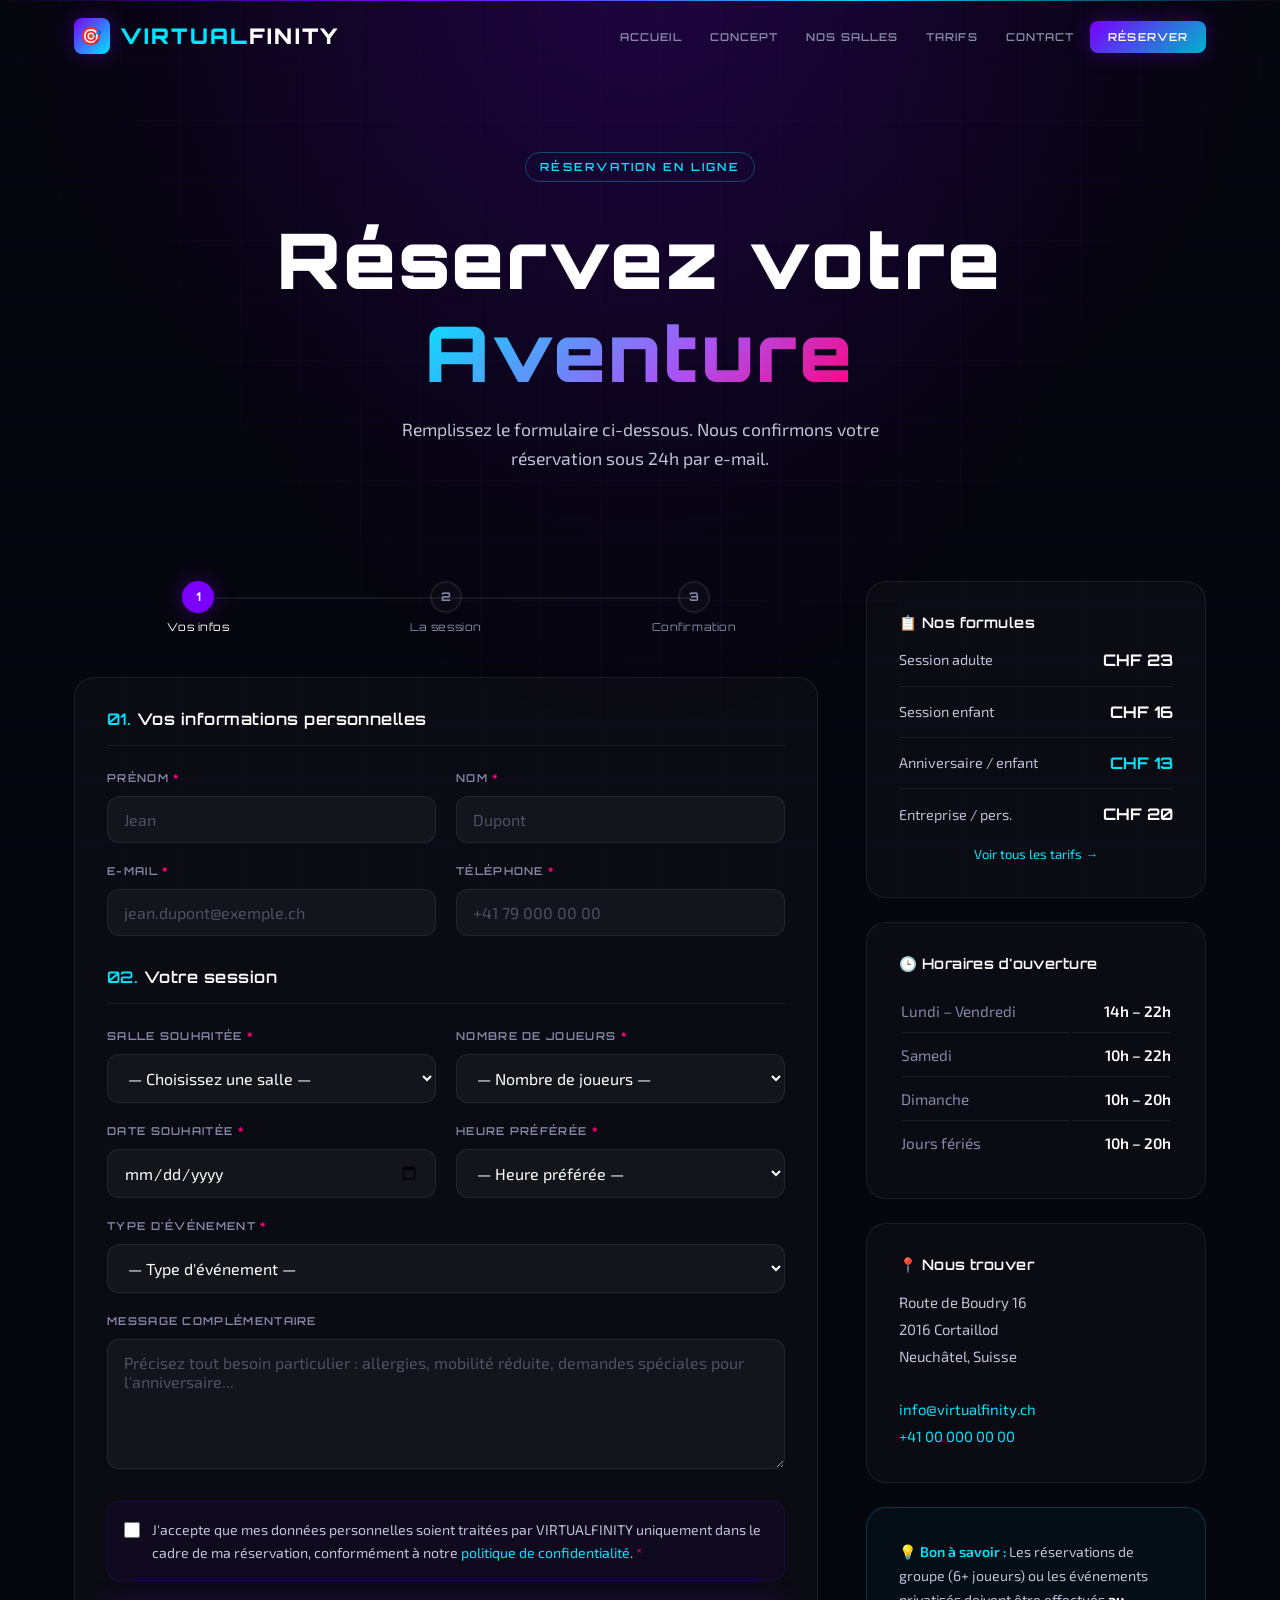
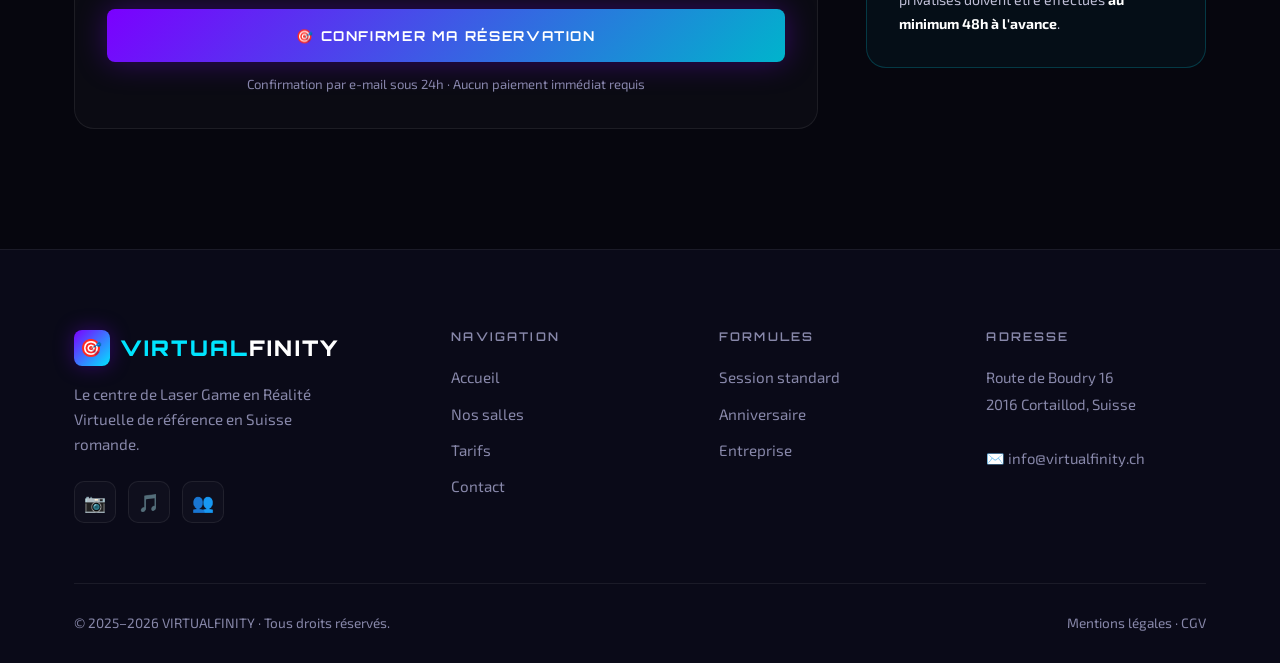
<file: reservation.html>
<!DOCTYPE html>
<html lang="fr">
<head>
  <meta charset="UTF-8">
  <meta name="viewport" content="width=device-width, initial-scale=1.0">
  <meta name="description" content="Réservez votre session VIRTUALFINITY en ligne. Laser Game VR à Cortaillod, Neuchâtel. Session standard, anniversaire ou entreprise.">
  <title>Réservation – VIRTUALFINITY</title>
  <link rel="stylesheet" href="./css/style.css">
  <link rel="icon" href="data:image/svg+xml,<svg xmlns='http://www.w3.org/2000/svg' viewBox='0 0 100 100'><text y='.9em' font-size='90'>🎮</text></svg>">
  <style>
    .reservation-layout {
      display: grid;
      grid-template-columns: 1fr 340px;
      gap: 48px;
      align-items: start;
    }
    .reservation-sidebar .card { margin-bottom: 24px; }
    .step-indicator {
      display: flex;
      align-items: center;
      gap: 0;
      margin-bottom: 40px;
    }
    .step {
      display: flex;
      flex-direction: column;
      align-items: center;
      gap: 6px;
      flex: 1;
      position: relative;
    }
    .step::after {
      content: '';
      position: absolute;
      top: 16px;
      left: 50%;
      right: -50%;
      height: 2px;
      background: var(--card-border);
    }
    .step:last-child::after { display: none; }
    .step-num {
      width: 32px; height: 32px;
      border-radius: 50%;
      display: flex; align-items: center; justify-content: center;
      font-family: var(--font-display);
      font-size: 0.75rem;
      font-weight: 700;
      position: relative;
      z-index: 1;
      background: var(--card-bg);
      border: 2px solid var(--card-border);
      color: var(--grey);
      transition: var(--transition);
    }
    .step.active .step-num { background: var(--violet); border-color: var(--violet); color: var(--white); box-shadow: 0 0 20px var(--violet-glow); }
    .step-label { font-size: 0.68rem; color: var(--grey); text-align: center; font-family: var(--font-display); letter-spacing: 0.05em; }
    .step.active .step-label { color: var(--white); }
    @media (max-width: 900px) {
      .reservation-layout { grid-template-columns: 1fr; }
      .reservation-sidebar { order: -1; }
    }
  </style>
</head>
<body>
<div class="grid-bg" aria-hidden="true"></div>

<!-- NAV -->
<nav id="navbar" role="navigation" aria-label="Navigation principale">
  <div class="container nav-inner">
    <a href="index.html" class="nav-logo">
      <span class="logo-icon" aria-hidden="true">🎯</span>
      <span><span class="logo-v">VIRTUAL</span><span class="logo-rest">FINITY</span></span>
    </a>
    <ul class="nav-links">
      <li><a href="index.html">Accueil</a></li>
      <li><a href="concept.html">Concept</a></li>
      <li><a href="salles.html">Nos Salles</a></li>
      <li><a href="tarifs.html">Tarifs</a></li>
      <li><a href="contact.html">Contact</a></li>
      <li><a href="reservation.html" class="nav-cta">Réserver</a></li>
    </ul>
    <button class="nav-toggle" aria-label="Menu"><span></span><span></span><span></span></button>
  </div>
</nav>

<!-- PAGE HERO -->
<header class="page-hero" style="padding-bottom:60px;">
  <div class="page-hero-bg" aria-hidden="true"></div>
  <div class="container">
    <span class="section-label">Réservation en ligne</span>
    <h1 class="mt-4">Réservez votre <span class="gradient-text">Aventure</span></h1>
    <p style="max-width:560px;margin:16px auto 0;font-size:1.1rem;">
      Remplissez le formulaire ci-dessous. Nous confirmons votre réservation sous 24h par e-mail.
    </p>
  </div>
</header>

<!-- FORMULAIRE -->
<section class="py-section" style="padding-top:48px;">
  <div class="container">
    <div class="reservation-layout">

      <!-- Formulaire principal -->
      <div>
        <!-- Steps -->
        <div class="step-indicator reveal">
          <div class="step active">
            <div class="step-num">1</div>
            <span class="step-label">Vos infos</span>
          </div>
          <div class="step">
            <div class="step-num">2</div>
            <span class="step-label">La session</span>
          </div>
          <div class="step">
            <div class="step-num">3</div>
            <span class="step-label">Confirmation</span>
          </div>
        </div>

        <div class="card reveal">
          <form id="reservation-form" novalidate aria-label="Formulaire de réservation">

            <!-- Informations personnelles -->
            <h3 style="margin-bottom:24px;font-size:1rem;border-bottom:1px solid var(--card-border);padding-bottom:16px;">
              <span style="color:var(--cyan);">01.</span> Vos informations personnelles
            </h3>
            <div class="form-grid" style="margin-bottom:32px;">
              <div class="form-group">
                <label class="form-label" for="prenom">Prénom <span style="color:var(--magenta)">*</span></label>
                <input type="text" id="prenom" name="prenom" class="form-control" placeholder="Jean" required autocomplete="given-name">
              </div>
              <div class="form-group">
                <label class="form-label" for="nom">Nom <span style="color:var(--magenta)">*</span></label>
                <input type="text" id="nom" name="nom" class="form-control" placeholder="Dupont" required autocomplete="family-name">
              </div>
              <div class="form-group">
                <label class="form-label" for="email">E-mail <span style="color:var(--magenta)">*</span></label>
                <input type="email" id="email" name="email" class="form-control" placeholder="jean.dupont@exemple.ch" required autocomplete="email">
              </div>
              <div class="form-group">
                <label class="form-label" for="telephone">Téléphone <span style="color:var(--magenta)">*</span></label>
                <input type="tel" id="telephone" name="telephone" class="form-control" placeholder="+41 79 000 00 00" required autocomplete="tel">
              </div>
            </div>

            <!-- Détails de la session -->
            <h3 style="margin-bottom:24px;font-size:1rem;border-bottom:1px solid var(--card-border);padding-bottom:16px;">
              <span style="color:var(--cyan);">02.</span> Votre session
            </h3>
            <div class="form-grid" style="margin-bottom:32px;">
              <div class="form-group">
                <label class="form-label" for="salle">Salle souhaitée <span style="color:var(--magenta)">*</span></label>
                <select id="salle" name="salle" class="form-control" required>
                  <option value="">— Choisissez une salle —</option>
                  <option value="cartoon">🌈 Dessin Animé (8–11 ans)</option>
                  <option value="immeuble">🏚️ Immeuble Abandonné (11–40 ans)</option>
                  <option value="guerre">⚔️ Guerre (16–40 ans)</option>
                  <option value="surprise">🎲 Surprise ! (au choix sur place)</option>
                </select>
              </div>
              <div class="form-group">
                <label class="form-label" for="joueurs">Nombre de joueurs <span style="color:var(--magenta)">*</span></label>
                <select id="joueurs" name="joueurs" class="form-control" required>
                  <option value="">— Nombre de joueurs —</option>
                  <option value="1">1 joueur</option>
                  <option value="2">2 joueurs</option>
                  <option value="3">3 joueurs</option>
                  <option value="4">4 joueurs</option>
                  <option value="5">5 joueurs</option>
                  <option value="6">6 joueurs (max.)</option>
                  <option value="6+">Plus de 6 (sessions multiples)</option>
                </select>
              </div>
              <div class="form-group">
                <label class="form-label" for="date">Date souhaitée <span style="color:var(--magenta)">*</span></label>
                <input type="date" id="date" name="date" class="form-control" required>
              </div>
              <div class="form-group">
                <label class="form-label" for="heure">Heure préférée <span style="color:var(--magenta)">*</span></label>
                <select id="heure" name="heure" class="form-control" required>
                  <option value="">— Heure préférée —</option>
                  <option value="10:00">10h00</option>
                  <option value="11:00">11h00</option>
                  <option value="12:00">12h00</option>
                  <option value="13:00">13h00</option>
                  <option value="14:00">14h00</option>
                  <option value="15:00">15h00</option>
                  <option value="16:00">16h00</option>
                  <option value="17:00">17h00</option>
                  <option value="18:00">18h00</option>
                  <option value="19:00">19h00</option>
                  <option value="20:00">20h00</option>
                  <option value="21:00">21h00</option>
                </select>
              </div>
              <div class="form-group full">
                <label class="form-label" for="evenement">Type d'événement <span style="color:var(--magenta)">*</span></label>
                <select id="evenement" name="evenement" class="form-control" required>
                  <option value="">— Type d'événement —</option>
                  <option value="individuel">Session individuelle / groupe d'amis</option>
                  <option value="anniversaire">🎂 Anniversaire enfant</option>
                  <option value="anniversaire-adulte">🎉 Anniversaire adulte</option>
                  <option value="team-building">🏢 Team Building entreprise</option>
                  <option value="privatisation">🔒 Privatisation complète</option>
                  <option value="autre">Autre événement</option>
                </select>
              </div>
              <div class="form-group full">
                <label class="form-label" for="message">Message complémentaire</label>
                <textarea id="message" name="message" class="form-control" rows="4" placeholder="Précisez tout besoin particulier : allergies, mobilité réduite, demandes spéciales pour l'anniversaire..."></textarea>
              </div>
            </div>

            <!-- RGPD -->
            <div style="display:flex;gap:12px;align-items:flex-start;margin-bottom:28px;padding:16px;background:rgba(123,0,255,0.05);border:1px solid rgba(123,0,255,0.15);border-radius:var(--radius);">
              <input type="checkbox" id="rgpd" name="rgpd" required style="margin-top:4px;accent-color:var(--violet);width:16px;height:16px;flex-shrink:0;">
              <label for="rgpd" style="font-size:0.88rem;color:var(--grey-light);cursor:pointer;">
                J'accepte que mes données personnelles soient traitées par VIRTUALFINITY uniquement dans le cadre de ma réservation, conformément à notre <a href="mentions-legales.html#confidentialite" style="color:var(--cyan);">politique de confidentialité</a>. <span style="color:var(--magenta)">*</span>
              </label>
            </div>

            <div class="form-submit">
              <button type="submit" class="btn btn-primary btn-lg" style="width:100%;justify-content:center;">
                🎯 Confirmer ma réservation
              </button>
              <p style="font-size:0.82rem;color:var(--grey);margin-top:12px;">
                Confirmation par e-mail sous 24h · Aucun paiement immédiat requis
              </p>
            </div>

          </form>

          <!-- Success Message -->
          <div id="reservation-success" class="form-success" role="alert">
            <div class="success-icon" aria-hidden="true">🎉</div>
            <h3>Réservation reçue !</h3>
            <p style="margin-bottom:24px;">Merci pour votre demande de réservation. Notre équipe va la traiter et vous confirmer votre créneau par e-mail sous 24 heures.</p>
            <p style="font-size:0.9rem;color:var(--grey);">Des questions ? Contactez-nous au <a href="tel:+41000000000" style="color:var(--cyan);">+41 00 000 00 00</a> ou par e-mail à <a href="mailto:info@virtualfinity.ch" style="color:var(--cyan);">info@virtualfinity.ch</a>.</p>
            <div style="margin-top:28px;">
              <a href="index.html" class="btn btn-outline">← Retour à l'accueil</a>
            </div>
          </div>
        </div>
      </div>

      <!-- Sidebar -->
      <aside class="reservation-sidebar">

        <div class="card reveal reveal-delay-1">
          <h4 style="margin-bottom:16px;font-size:0.9rem;">📋 Nos formules</h4>
          <div style="display:flex;flex-direction:column;gap:12px;">
            <div style="display:flex;justify-content:space-between;align-items:center;padding-bottom:12px;border-bottom:1px solid var(--card-border);">
              <span style="font-size:0.9rem;color:var(--grey-light);">Session adulte</span>
              <span style="font-family:var(--font-display);font-weight:700;color:var(--white);">CHF 23</span>
            </div>
            <div style="display:flex;justify-content:space-between;align-items:center;padding-bottom:12px;border-bottom:1px solid var(--card-border);">
              <span style="font-size:0.9rem;color:var(--grey-light);">Session enfant</span>
              <span style="font-family:var(--font-display);font-weight:700;color:var(--white);">CHF 16</span>
            </div>
            <div style="display:flex;justify-content:space-between;align-items:center;padding-bottom:12px;border-bottom:1px solid var(--card-border);">
              <span style="font-size:0.9rem;color:var(--grey-light);">Anniversaire / enfant</span>
              <span style="font-family:var(--font-display);font-weight:700;color:var(--cyan);">CHF 13</span>
            </div>
            <div style="display:flex;justify-content:space-between;align-items:center;">
              <span style="font-size:0.9rem;color:var(--grey-light);">Entreprise / pers.</span>
              <span style="font-family:var(--font-display);font-weight:700;color:var(--white);">CHF 20</span>
            </div>
          </div>
          <a href="tarifs.html" style="display:block;text-align:center;font-size:0.82rem;color:var(--cyan);margin-top:16px;">Voir tous les tarifs →</a>
        </div>

        <div class="card reveal reveal-delay-2">
          <h4 style="margin-bottom:16px;font-size:0.9rem;">🕒 Horaires d'ouverture</h4>
          <table class="horaires-table">
            <tr><td>Lundi – Vendredi</td><td>14h – 22h</td></tr>
            <tr><td>Samedi</td><td>10h – 22h</td></tr>
            <tr><td>Dimanche</td><td>10h – 20h</td></tr>
            <tr><td>Jours fériés</td><td>10h – 20h</td></tr>
          </table>
        </div>

        <div class="card reveal reveal-delay-3">
          <h4 style="margin-bottom:16px;font-size:0.9rem;">📍 Nous trouver</h4>
          <address style="font-style:normal;font-size:0.93rem;color:var(--grey-light);line-height:1.8;">
            Route de Boudry 16<br>
            2016 Cortaillod<br>
            Neuchâtel, Suisse<br><br>
            <a href="mailto:info@virtualfinity.ch" style="color:var(--cyan);">info@virtualfinity.ch</a><br>
            <a href="tel:+41000000000" style="color:var(--cyan);">+41 00 000 00 00</a>
          </address>
        </div>

        <div class="card reveal" style="background:rgba(0,229,255,0.04);border-color:rgba(0,229,255,0.2);">
          <p style="font-size:0.88rem;color:var(--grey-light);line-height:1.7;">
            <span style="color:var(--cyan);font-weight:600;">💡 Bon à savoir :</span> Les réservations de groupe (6+ joueurs) ou les événements privatisés doivent être effectués <strong style="color:var(--white);">au minimum 48h à l'avance</strong>.
          </p>
        </div>

      </aside>
    </div>
  </div>
</section>

<footer role="contentinfo">
  <div class="container">
    <div class="footer-main">
      <div class="footer-brand">
        <a href="index.html" class="nav-logo">
          <span class="logo-icon">🎯</span>
          <span><span class="logo-v">VIRTUAL</span><span class="logo-rest">FINITY</span></span>
        </a>
        <p>Le centre de Laser Game en Réalité Virtuelle de référence en Suisse romande.</p>
        <div class="footer-social">
          <a href="https://instagram.com/virtualfinity" class="social-btn" aria-label="Instagram" target="_blank" rel="noopener">📷</a>
          <a href="https://tiktok.com/@virtualfinity" class="social-btn" aria-label="TikTok" target="_blank" rel="noopener">🎵</a>
          <a href="https://facebook.com/virtualfinity" class="social-btn" aria-label="Facebook" target="_blank" rel="noopener">👥</a>
        </div>
      </div>
      <nav class="footer-col">
        <h4>Navigation</h4>
        <ul>
          <li><a href="index.html">Accueil</a></li>
          <li><a href="salles.html">Nos salles</a></li>
          <li><a href="tarifs.html">Tarifs</a></li>
          <li><a href="contact.html">Contact</a></li>
        </ul>
      </nav>
      <div class="footer-col">
        <h4>Formules</h4>
        <ul>
          <li><a href="tarifs.html#standard">Session standard</a></li>
          <li><a href="tarifs.html#anniversaire">Anniversaire</a></li>
          <li><a href="tarifs.html#entreprise">Entreprise</a></li>
        </ul>
      </div>
      <div class="footer-col">
        <h4>Adresse</h4>
        <address>
          Route de Boudry 16<br>
          2016 Cortaillod, Suisse<br><br>
          ✉️ <a href="mailto:info@virtualfinity.ch">info@virtualfinity.ch</a>
        </address>
      </div>
    </div>
    <div class="footer-bottom">
      <p>© 2025–2026 VIRTUALFINITY · Tous droits réservés.</p>
      <p><a href="mentions-legales.html">Mentions légales</a> · <a href="mentions-legales.html#cgv">CGV</a></p>
    </div>
  </div>
</footer>

<script src="./js/main.js"></script>
</body>
</html>
</file>
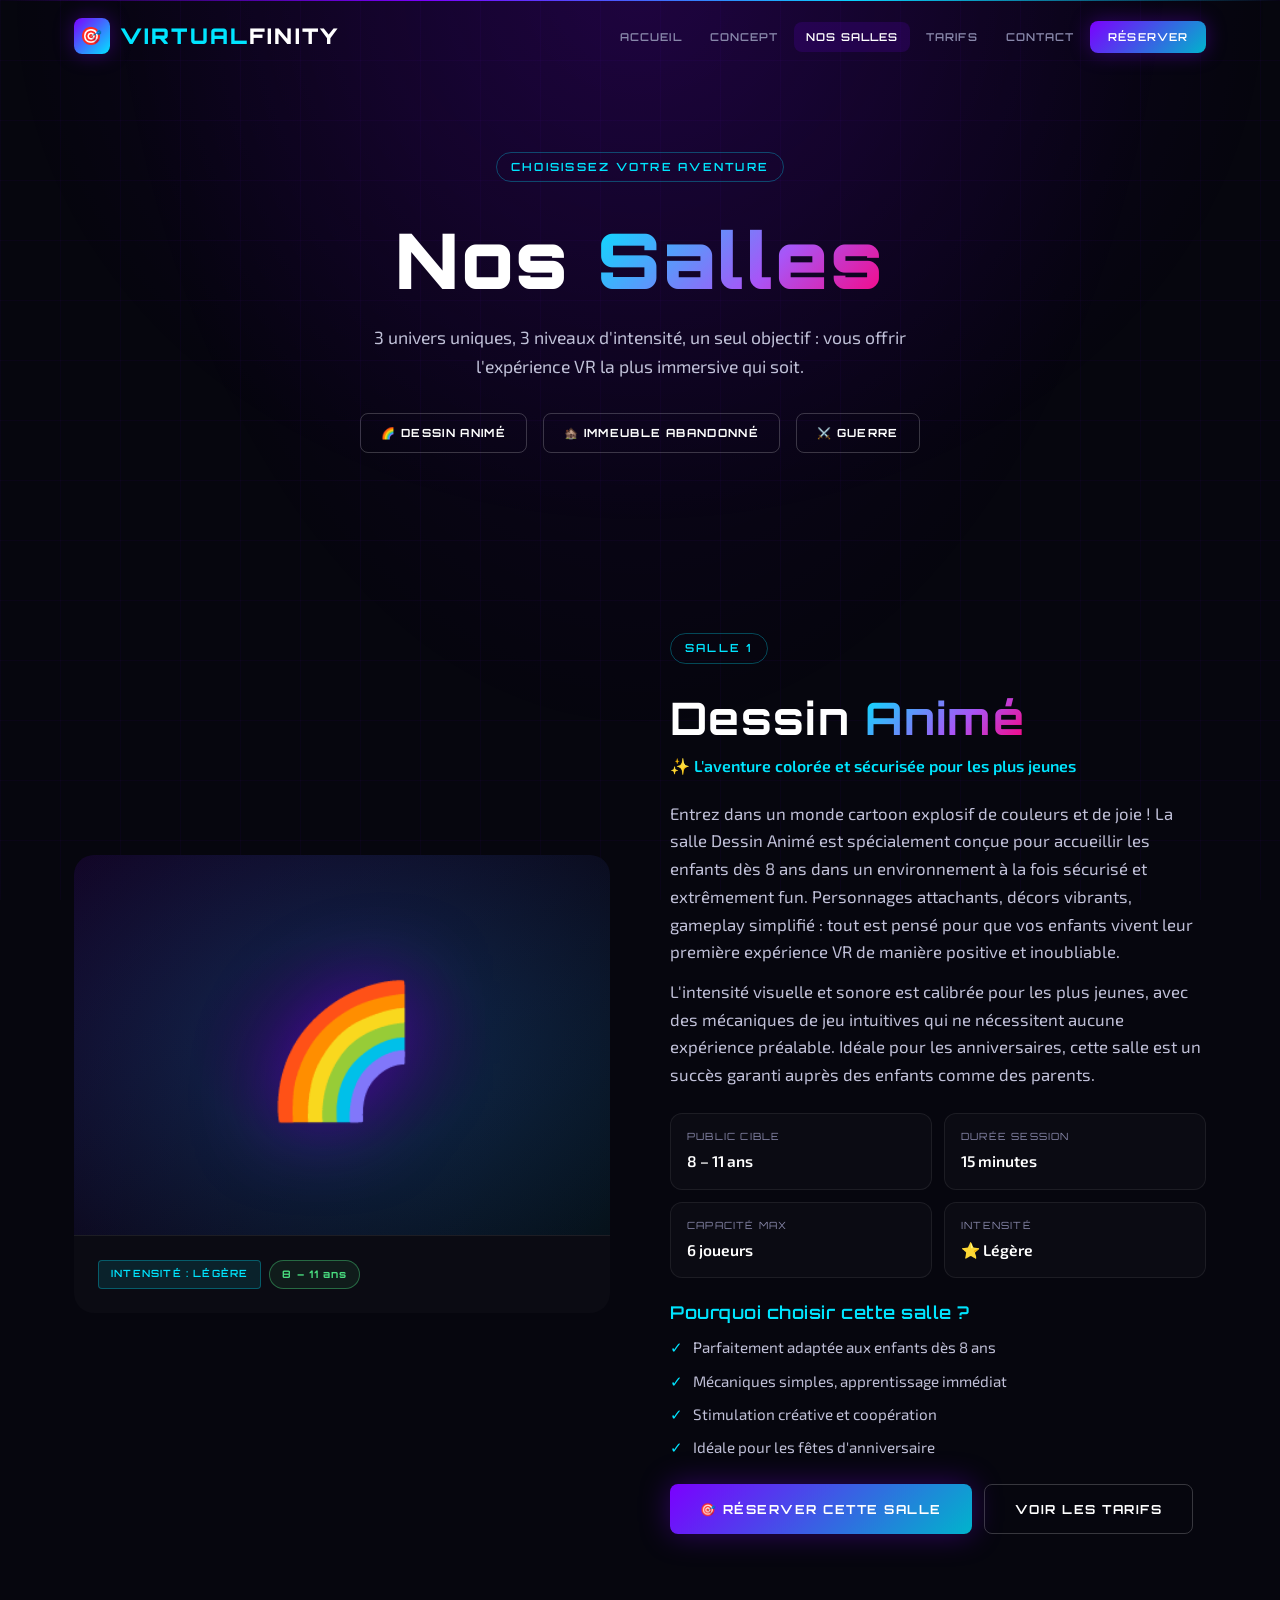
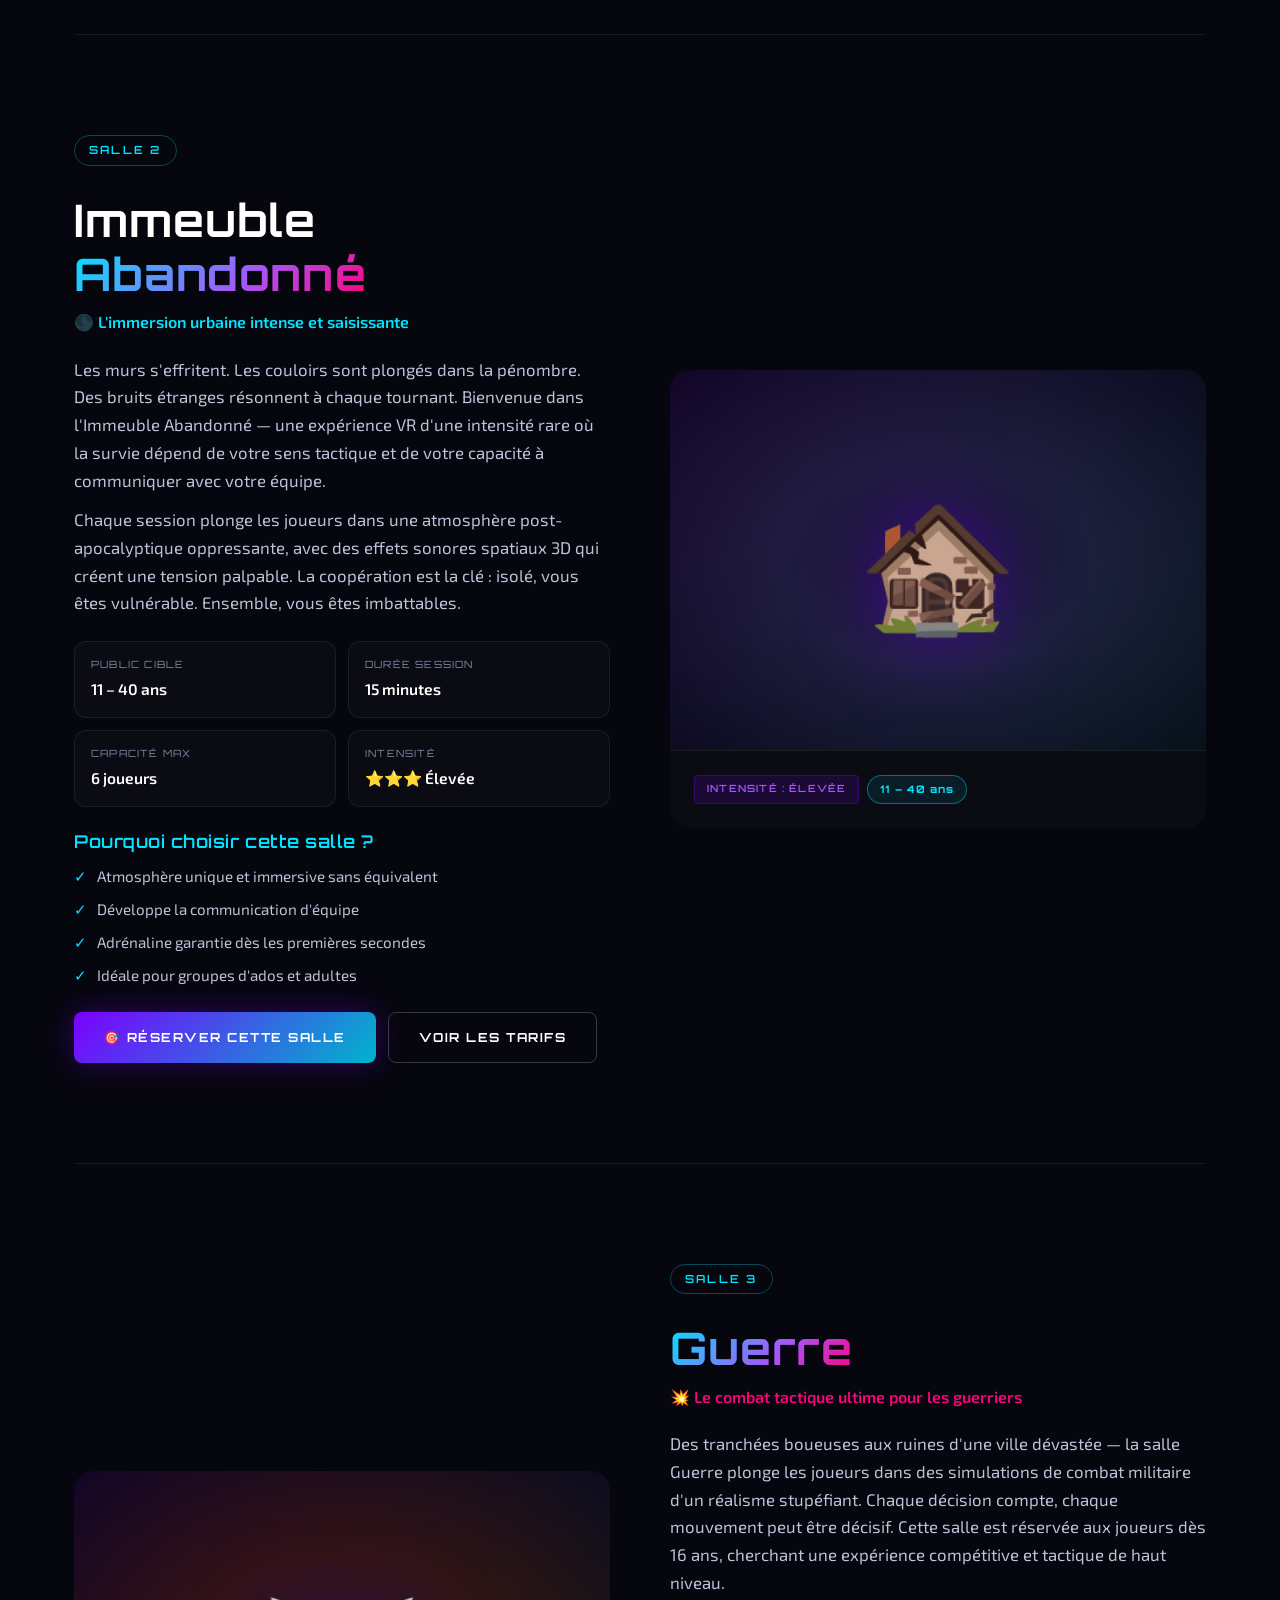
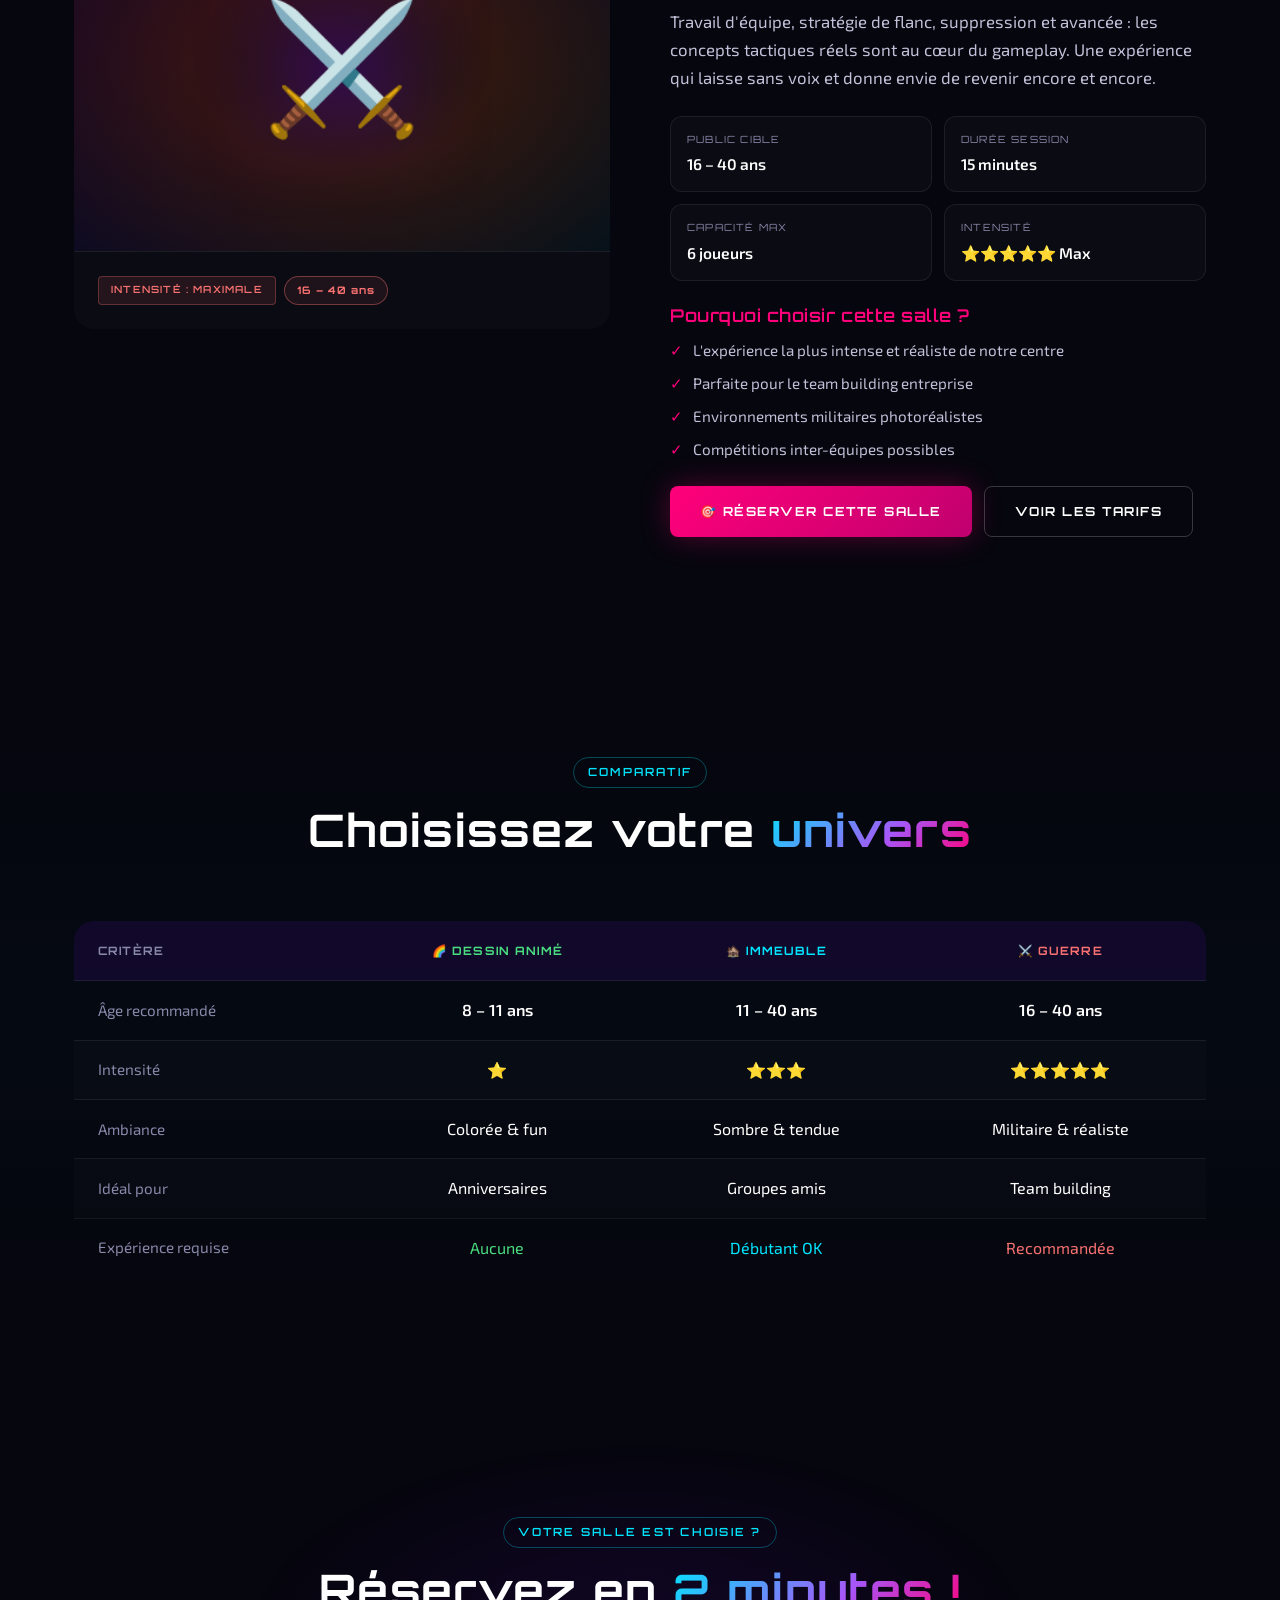
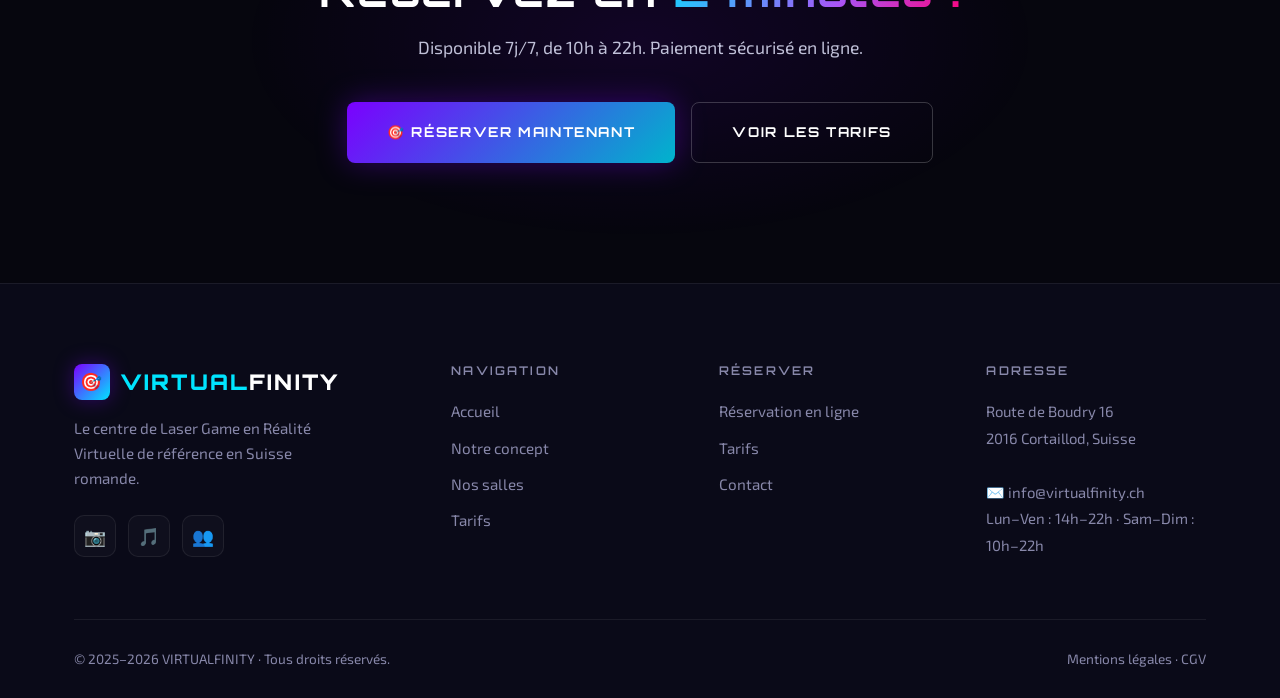
<file: salles.html>
<!DOCTYPE html>
<html lang="fr">
<head>
  <meta charset="UTF-8">
  <meta name="viewport" content="width=device-width, initial-scale=1.0">
  <meta name="description" content="Découvrez les 3 salles de VIRTUALFINITY : Dessin Animé (8-11 ans), Immeuble Abandonné (11-40 ans), Guerre (16-40 ans). Laser Game VR à Cortaillod.">
  <title>Nos Salles – VIRTUALFINITY</title>
  <link rel="stylesheet" href="./css/style.css">
  <link rel="icon" href="data:image/svg+xml,<svg xmlns='http://www.w3.org/2000/svg' viewBox='0 0 100 100'><text y='.9em' font-size='90'>🎮</text></svg>">
  <style>
    .salle-detail {
      display: grid;
      grid-template-columns: 1fr 1fr;
      gap: 60px;
      align-items: center;
      padding: 100px 0;
      border-bottom: 1px solid var(--card-border);
    }
    .salle-detail:last-child { border-bottom: none; }
    .salle-detail.reverse .salle-detail-visual { order: 2; }
    .salle-detail.reverse .salle-detail-content { order: 1; }
    .salle-visual-box {
      border-radius: var(--radius-lg);
      overflow: hidden;
      position: relative;
    }
    .salle-visual-inner {
      height: 380px;
      display: flex;
      align-items: center;
      justify-content: center;
      position: relative;
    }
    .salle-vis-cartoon  { background: radial-gradient(ellipse at center, #1a0a3e 0%, #0a1a2e 40%, #06060e 100%); }
    .salle-vis-immeuble { background: radial-gradient(ellipse at center, #0d0d1a 0%, #1a1a2e 40%, #06060e 100%); }
    .salle-vis-guerre   { background: radial-gradient(ellipse at center, #1a0a0a 0%, #2e1000 40%, #06060e 100%); }
    .salle-big-icon { font-size: 8rem; filter: drop-shadow(0 0 40px rgba(123,0,255,0.5)); }
    .salle-vis-overlay {
      position: absolute;
      inset: 0;
      background: linear-gradient(135deg, rgba(123,0,255,0.1), rgba(0,229,255,0.05));
    }
    .salle-specs {
      display: grid;
      grid-template-columns: 1fr 1fr;
      gap: 12px;
      margin: 24px 0;
    }
    .spec-item {
      background: var(--card-bg);
      border: 1px solid var(--card-border);
      border-radius: var(--radius);
      padding: 14px 16px;
    }
    .spec-label { font-family: var(--font-display); font-size: 0.62rem; letter-spacing: 0.12em; text-transform: uppercase; color: var(--grey); margin-bottom: 4px; display: block; }
    .spec-value { font-size: 0.97rem; color: var(--white); font-weight: 600; }
    @media (max-width: 768px) {
      .salle-detail { grid-template-columns: 1fr; gap: 32px; }
      .salle-detail.reverse .salle-detail-visual { order: 0; }
      .salle-detail.reverse .salle-detail-content { order: 1; }
    }
  </style>
</head>
<body>
<div class="grid-bg" aria-hidden="true"></div>

<!-- NAV -->
<nav id="navbar" role="navigation" aria-label="Navigation principale">
  <div class="container nav-inner">
    <a href="index.html" class="nav-logo">
      <span class="logo-icon" aria-hidden="true">🎯</span>
      <span><span class="logo-v">VIRTUAL</span><span class="logo-rest">FINITY</span></span>
    </a>
    <ul class="nav-links">
      <li><a href="index.html">Accueil</a></li>
      <li><a href="concept.html">Concept</a></li>
      <li><a href="salles.html">Nos Salles</a></li>
      <li><a href="tarifs.html">Tarifs</a></li>
      
      
      <li><a href="contact.html">Contact</a></li>
      <li><a href="reservation.html" class="nav-cta">Réserver</a></li>
    </ul>
    <button class="nav-toggle" aria-label="Menu"><span></span><span></span><span></span></button>
  </div>
</nav>

<!-- PAGE HERO -->
<header class="page-hero">
  <div class="page-hero-bg" aria-hidden="true"></div>
  <div class="container">
    <span class="section-label">Choisissez votre aventure</span>
    <h1 class="mt-4">Nos <span class="gradient-text">Salles</span></h1>
    <p style="max-width:580px;margin:16px auto 0;font-size:1.1rem;">
      3 univers uniques, 3 niveaux d'intensité, un seul objectif : vous offrir l'expérience VR la plus immersive qui soit.
    </p>
    <div style="display:flex;gap:16px;justify-content:center;margin-top:32px;flex-wrap:wrap;">
      <a href="#cartoon"  class="btn btn-outline btn-sm">🌈 Dessin Animé</a>
      <a href="#immeuble" class="btn btn-outline btn-sm">🏚️ Immeuble Abandonné</a>
      <a href="#guerre"   class="btn btn-outline btn-sm">⚔️ Guerre</a>
    </div>
  </div>
</header>

<!-- SALLES DÉTAILLÉES -->
<main class="container">

  <!-- SALLE 1 : DESSIN ANIMÉ -->
  <article class="salle-detail" id="cartoon" aria-labelledby="cartoon-title">
    <div class="salle-detail-visual reveal">
      <div class="salle-visual-box">
        <div class="salle-visual-inner salle-vis-cartoon">
          <span class="salle-vis-overlay" aria-hidden="true"></span>
          <span class="salle-big-icon" role="img" aria-label="Monde coloré">🌈</span>
        </div>
        <div style="padding:24px;background:var(--card-bg);border-top:1px solid var(--card-border);">
          <div style="display:flex;gap:8px;flex-wrap:wrap;">
            <span class="tag tag-cyan">Intensité : Légère</span>
            <span class="salle-age-badge badge-green" style="position:static;display:inline-block;">8 – 11 ans</span>
          </div>
        </div>
      </div>
    </div>
    <div class="salle-detail-content reveal reveal-delay-2">
      <span class="section-label">Salle 1</span>
      <h2 id="cartoon-title" style="margin:12px 0 8px;">Dessin <span class="gradient-text">Animé</span></h2>
      <p style="color:var(--cyan);font-size:1rem;font-weight:600;margin-bottom:20px;">✨ L'aventure colorée et sécurisée pour les plus jeunes</p>
      <p>
        Entrez dans un monde cartoon explosif de couleurs et de joie ! La salle Dessin Animé est spécialement conçue pour accueillir les enfants dès 8 ans dans un environnement à la fois sécurisé et extrêmement fun. Personnages attachants, décors vibrants, gameplay simplifié : tout est pensé pour que vos enfants vivent leur première expérience VR de manière positive et inoubliable.
      </p>
      <p style="margin-top:12px;">
        L'intensité visuelle et sonore est calibrée pour les plus jeunes, avec des mécaniques de jeu intuitives qui ne nécessitent aucune expérience préalable. Idéale pour les anniversaires, cette salle est un succès garanti auprès des enfants comme des parents.
      </p>

      <div class="salle-specs">
        <div class="spec-item">
          <span class="spec-label">Public cible</span>
          <span class="spec-value">8 – 11 ans</span>
        </div>
        <div class="spec-item">
          <span class="spec-label">Durée session</span>
          <span class="spec-value">15 minutes</span>
        </div>
        <div class="spec-item">
          <span class="spec-label">Capacité max</span>
          <span class="spec-value">6 joueurs</span>
        </div>
        <div class="spec-item">
          <span class="spec-label">Intensité</span>
          <span class="spec-value">⭐ Légère</span>
        </div>
      </div>

      <div style="margin-bottom:24px;">
        <h4 style="margin-bottom:12px;color:var(--cyan);">Pourquoi choisir cette salle ?</h4>
        <ul style="display:flex;flex-direction:column;gap:8px;">
          <li style="display:flex;gap:10px;font-size:0.95rem;color:var(--grey-light);">
            <span style="color:var(--cyan);">✓</span> Parfaitement adaptée aux enfants dès 8 ans
          </li>
          <li style="display:flex;gap:10px;font-size:0.95rem;color:var(--grey-light);">
            <span style="color:var(--cyan);">✓</span> Mécaniques simples, apprentissage immédiat
          </li>
          <li style="display:flex;gap:10px;font-size:0.95rem;color:var(--grey-light);">
            <span style="color:var(--cyan);">✓</span> Stimulation créative et coopération
          </li>
          <li style="display:flex;gap:10px;font-size:0.95rem;color:var(--grey-light);">
            <span style="color:var(--cyan);">✓</span> Idéale pour les fêtes d'anniversaire
          </li>
        </ul>
      </div>

      <div style="display:flex;gap:12px;flex-wrap:wrap;">
        <a href="reservation.html?salle=cartoon" class="btn btn-primary">🎯 Réserver cette salle</a>
        <a href="tarifs.html" class="btn btn-outline">Voir les tarifs</a>
      </div>
    </div>
  </article>

  <!-- SALLE 2 : IMMEUBLE ABANDONNÉ -->
  <article class="salle-detail reverse" id="immeuble" aria-labelledby="immeuble-title">
    <div class="salle-detail-content reveal">
      <span class="section-label">Salle 2</span>
      <h2 id="immeuble-title" style="margin:12px 0 8px;">Immeuble <span class="gradient-text">Abandonné</span></h2>
      <p style="color:var(--cyan);font-size:1rem;font-weight:600;margin-bottom:20px;">🌑 L'immersion urbaine intense et saisissante</p>
      <p>
        Les murs s'effritent. Les couloirs sont plongés dans la pénombre. Des bruits étranges résonnent à chaque tournant. Bienvenue dans l'Immeuble Abandonné — une expérience VR d'une intensité rare où la survie dépend de votre sens tactique et de votre capacité à communiquer avec votre équipe.
      </p>
      <p style="margin-top:12px;">
        Chaque session plonge les joueurs dans une atmosphère post-apocalyptique oppressante, avec des effets sonores spatiaux 3D qui créent une tension palpable. La coopération est la clé : isolé, vous êtes vulnérable. Ensemble, vous êtes imbattables.
      </p>

      <div class="salle-specs">
        <div class="spec-item">
          <span class="spec-label">Public cible</span>
          <span class="spec-value">11 – 40 ans</span>
        </div>
        <div class="spec-item">
          <span class="spec-label">Durée session</span>
          <span class="spec-value">15 minutes</span>
        </div>
        <div class="spec-item">
          <span class="spec-label">Capacité max</span>
          <span class="spec-value">6 joueurs</span>
        </div>
        <div class="spec-item">
          <span class="spec-label">Intensité</span>
          <span class="spec-value">⭐⭐⭐ Élevée</span>
        </div>
      </div>

      <div style="margin-bottom:24px;">
        <h4 style="margin-bottom:12px;color:var(--cyan);">Pourquoi choisir cette salle ?</h4>
        <ul style="display:flex;flex-direction:column;gap:8px;">
          <li style="display:flex;gap:10px;font-size:0.95rem;color:var(--grey-light);">
            <span style="color:var(--cyan);">✓</span> Atmosphère unique et immersive sans équivalent
          </li>
          <li style="display:flex;gap:10px;font-size:0.95rem;color:var(--grey-light);">
            <span style="color:var(--cyan);">✓</span> Développe la communication d'équipe
          </li>
          <li style="display:flex;gap:10px;font-size:0.95rem;color:var(--grey-light);">
            <span style="color:var(--cyan);">✓</span> Adrénaline garantie dès les premières secondes
          </li>
          <li style="display:flex;gap:10px;font-size:0.95rem;color:var(--grey-light);">
            <span style="color:var(--cyan);">✓</span> Idéale pour groupes d'ados et adultes
          </li>
        </ul>
      </div>

      <div style="display:flex;gap:12px;flex-wrap:wrap;">
        <a href="reservation.html?salle=immeuble" class="btn btn-primary">🎯 Réserver cette salle</a>
        <a href="tarifs.html" class="btn btn-outline">Voir les tarifs</a>
      </div>
    </div>
    <div class="salle-detail-visual reveal reveal-delay-2">
      <div class="salle-visual-box">
        <div class="salle-visual-inner salle-vis-immeuble">
          <span class="salle-vis-overlay" aria-hidden="true"></span>
          <span class="salle-big-icon" role="img" aria-label="Immeuble abandonné">🏚️</span>
        </div>
        <div style="padding:24px;background:var(--card-bg);border-top:1px solid var(--card-border);">
          <div style="display:flex;gap:8px;flex-wrap:wrap;">
            <span class="tag tag-violet">Intensité : Élevée</span>
            <span class="salle-age-badge badge-blue" style="position:static;display:inline-block;">11 – 40 ans</span>
          </div>
        </div>
      </div>
    </div>
  </article>

  <!-- SALLE 3 : GUERRE -->
  <article class="salle-detail" id="guerre" aria-labelledby="guerre-title">
    <div class="salle-detail-visual reveal">
      <div class="salle-visual-box">
        <div class="salle-visual-inner salle-vis-guerre">
          <span class="salle-vis-overlay" aria-hidden="true"></span>
          <span class="salle-big-icon" role="img" aria-label="Combat tactique">⚔️</span>
        </div>
        <div style="padding:24px;background:var(--card-bg);border-top:1px solid var(--card-border);">
          <div style="display:flex;gap:8px;flex-wrap:wrap;">
            <span class="tag" style="background:rgba(248,113,113,0.1);border:1px solid rgba(248,113,113,0.3);color:#f87171;">Intensité : Maximale</span>
            <span class="salle-age-badge badge-red" style="position:static;display:inline-block;">16 – 40 ans</span>
          </div>
        </div>
      </div>
    </div>
    <div class="salle-detail-content reveal reveal-delay-2">
      <span class="section-label">Salle 3</span>
      <h2 id="guerre-title" style="margin:12px 0 8px;"><span class="gradient-text">Guerre</span></h2>
      <p style="color:var(--magenta);font-size:1rem;font-weight:600;margin-bottom:20px;">💥 Le combat tactique ultime pour les guerriers</p>
      <p>
        Des tranchées boueuses aux ruines d'une ville dévastée — la salle Guerre plonge les joueurs dans des simulations de combat militaire d'un réalisme stupéfiant. Chaque décision compte, chaque mouvement peut être décisif. Cette salle est réservée aux joueurs dès 16 ans, cherchant une expérience compétitive et tactique de haut niveau.
      </p>
      <p style="margin-top:12px;">
        Travail d'équipe, stratégie de flanc, suppression et avancée : les concepts tactiques réels sont au cœur du gameplay. Une expérience qui laisse sans voix et donne envie de revenir encore et encore.
      </p>

      <div class="salle-specs">
        <div class="spec-item">
          <span class="spec-label">Public cible</span>
          <span class="spec-value">16 – 40 ans</span>
        </div>
        <div class="spec-item">
          <span class="spec-label">Durée session</span>
          <span class="spec-value">15 minutes</span>
        </div>
        <div class="spec-item">
          <span class="spec-label">Capacité max</span>
          <span class="spec-value">6 joueurs</span>
        </div>
        <div class="spec-item">
          <span class="spec-label">Intensité</span>
          <span class="spec-value">⭐⭐⭐⭐⭐ Max</span>
        </div>
      </div>

      <div style="margin-bottom:24px;">
        <h4 style="margin-bottom:12px;color:var(--magenta);">Pourquoi choisir cette salle ?</h4>
        <ul style="display:flex;flex-direction:column;gap:8px;">
          <li style="display:flex;gap:10px;font-size:0.95rem;color:var(--grey-light);">
            <span style="color:var(--magenta);">✓</span> L'expérience la plus intense et réaliste de notre centre
          </li>
          <li style="display:flex;gap:10px;font-size:0.95rem;color:var(--grey-light);">
            <span style="color:var(--magenta);">✓</span> Parfaite pour le team building entreprise
          </li>
          <li style="display:flex;gap:10px;font-size:0.95rem;color:var(--grey-light);">
            <span style="color:var(--magenta);">✓</span> Environnements militaires photoréalistes
          </li>
          <li style="display:flex;gap:10px;font-size:0.95rem;color:var(--grey-light);">
            <span style="color:var(--magenta);">✓</span> Compétitions inter-équipes possibles
          </li>
        </ul>
      </div>

      <div style="display:flex;gap:12px;flex-wrap:wrap;">
        <a href="reservation.html?salle=guerre" class="btn btn-magenta">🎯 Réserver cette salle</a>
        <a href="tarifs.html" class="btn btn-outline">Voir les tarifs</a>
      </div>
    </div>
  </article>

</main>

<!-- TABLEAU COMPARATIF -->
<section class="py-section" style="background: linear-gradient(180deg, transparent, rgba(0,229,255,0.02), transparent);">
  <div class="container">
    <div class="section-header reveal">
      <span class="section-label">Comparatif</span>
      <h2>Choisissez votre <span class="gradient-text">univers</span></h2>
    </div>
    <div style="overflow-x:auto;">
      <table style="width:100%;border-collapse:collapse;border-radius:var(--radius-lg);overflow:hidden;" class="reveal">
        <thead>
          <tr style="background:rgba(123,0,255,0.1);">
            <th style="padding:20px 24px;text-align:left;font-family:var(--font-display);font-size:0.72rem;letter-spacing:0.1em;text-transform:uppercase;color:var(--grey);border-bottom:1px solid var(--card-border);">Critère</th>
            <th style="padding:20px 24px;text-align:center;font-family:var(--font-display);font-size:0.72rem;letter-spacing:0.1em;text-transform:uppercase;color:#4ade80;border-bottom:1px solid var(--card-border);">🌈 Dessin Animé</th>
            <th style="padding:20px 24px;text-align:center;font-family:var(--font-display);font-size:0.72rem;letter-spacing:0.1em;text-transform:uppercase;color:var(--cyan);border-bottom:1px solid var(--card-border);">🏚️ Immeuble</th>
            <th style="padding:20px 24px;text-align:center;font-family:var(--font-display);font-size:0.72rem;letter-spacing:0.1em;text-transform:uppercase;color:#f87171;border-bottom:1px solid var(--card-border);">⚔️ Guerre</th>
          </tr>
        </thead>
        <tbody>
          <tr style="border-bottom:1px solid var(--card-border);">
            <td style="padding:16px 24px;color:var(--grey);font-size:0.95rem;">Âge recommandé</td>
            <td style="padding:16px 24px;text-align:center;color:var(--white);font-weight:600;">8 – 11 ans</td>
            <td style="padding:16px 24px;text-align:center;color:var(--white);font-weight:600;">11 – 40 ans</td>
            <td style="padding:16px 24px;text-align:center;color:var(--white);font-weight:600;">16 – 40 ans</td>
          </tr>
          <tr style="border-bottom:1px solid var(--card-border);background:rgba(255,255,255,0.01);">
            <td style="padding:16px 24px;color:var(--grey);font-size:0.95rem;">Intensité</td>
            <td style="padding:16px 24px;text-align:center;">⭐</td>
            <td style="padding:16px 24px;text-align:center;">⭐⭐⭐</td>
            <td style="padding:16px 24px;text-align:center;">⭐⭐⭐⭐⭐</td>
          </tr>
          <tr style="border-bottom:1px solid var(--card-border);">
            <td style="padding:16px 24px;color:var(--grey);font-size:0.95rem;">Ambiance</td>
            <td style="padding:16px 24px;text-align:center;color:var(--white);">Colorée & fun</td>
            <td style="padding:16px 24px;text-align:center;color:var(--white);">Sombre & tendue</td>
            <td style="padding:16px 24px;text-align:center;color:var(--white);">Militaire & réaliste</td>
          </tr>
          <tr style="border-bottom:1px solid var(--card-border);background:rgba(255,255,255,0.01);">
            <td style="padding:16px 24px;color:var(--grey);font-size:0.95rem;">Idéal pour</td>
            <td style="padding:16px 24px;text-align:center;color:var(--white);">Anniversaires</td>
            <td style="padding:16px 24px;text-align:center;color:var(--white);">Groupes amis</td>
            <td style="padding:16px 24px;text-align:center;color:var(--white);">Team building</td>
          </tr>
          <tr>
            <td style="padding:16px 24px;color:var(--grey);font-size:0.95rem;">Expérience requise</td>
            <td style="padding:16px 24px;text-align:center;color:#4ade80;">Aucune</td>
            <td style="padding:16px 24px;text-align:center;color:var(--cyan);">Débutant OK</td>
            <td style="padding:16px 24px;text-align:center;color:#f87171;">Recommandée</td>
          </tr>
        </tbody>
      </table>
    </div>
  </div>
</section>

<!-- CTA -->
<section class="cta-section">
  <div class="container z1">
    <span class="section-label reveal">Votre salle est choisie ?</span>
    <h2 class="reveal reveal-delay-1">Réservez en <span class="gradient-text">2 minutes !</span></h2>
    <p class="reveal reveal-delay-2">Disponible 7j/7, de 10h à 22h. Paiement sécurisé en ligne.</p>
    <div class="cta-btns reveal reveal-delay-3">
      <a href="reservation.html" class="btn btn-primary btn-lg">🎯 Réserver maintenant</a>
      <a href="tarifs.html" class="btn btn-outline btn-lg">Voir les tarifs</a>
    </div>
  </div>
</section>

<footer role="contentinfo">
  <div class="container">
    <div class="footer-main">
      <div class="footer-brand">
        <a href="index.html" class="nav-logo">
          <span class="logo-icon">🎯</span>
          <span><span class="logo-v">VIRTUAL</span><span class="logo-rest">FINITY</span></span>
        </a>
        <p>Le centre de Laser Game en Réalité Virtuelle de référence en Suisse romande.</p>
        <div class="footer-social">
          <a href="https://instagram.com/virtualfinity" class="social-btn" aria-label="Instagram" target="_blank" rel="noopener">📷</a>
          <a href="https://tiktok.com/@virtualfinity" class="social-btn" aria-label="TikTok" target="_blank" rel="noopener">🎵</a>
          <a href="https://facebook.com/virtualfinity" class="social-btn" aria-label="Facebook" target="_blank" rel="noopener">👥</a>
        </div>
      </div>
      <nav class="footer-col">
        <h4>Navigation</h4>
        <ul>
          <li><a href="index.html">Accueil</a></li>
          <li><a href="concept.html">Notre concept</a></li>
          <li><a href="salles.html">Nos salles</a></li>
          <li><a href="tarifs.html">Tarifs</a></li>
          
        </ul>
      </nav>
      <div class="footer-col">
        <h4>Réserver</h4>
        <ul>
          <li><a href="reservation.html">Réservation en ligne</a></li>
          <li><a href="tarifs.html">Tarifs</a></li>
          <li><a href="contact.html">Contact</a></li>
        </ul>
      </div>
      <div class="footer-col">
        <h4>Adresse</h4>
        <address>
          Route de Boudry 16<br>
          2016 Cortaillod, Suisse<br><br>
          ✉️ <a href="mailto:info@virtualfinity.ch">info@virtualfinity.ch</a><br>
          Lun–Ven : 14h–22h · Sam–Dim : 10h–22h
        </address>
      </div>
    </div>
    <div class="footer-bottom">
      <p>© 2025–2026 VIRTUALFINITY · Tous droits réservés.</p>
      <p><a href="mentions-legales.html">Mentions légales</a> · <a href="mentions-legales.html#cgv">CGV</a></p>
    </div>
  </div>
</footer>

<script src="./js/main.js"></script>
</body>
</html>
</file>
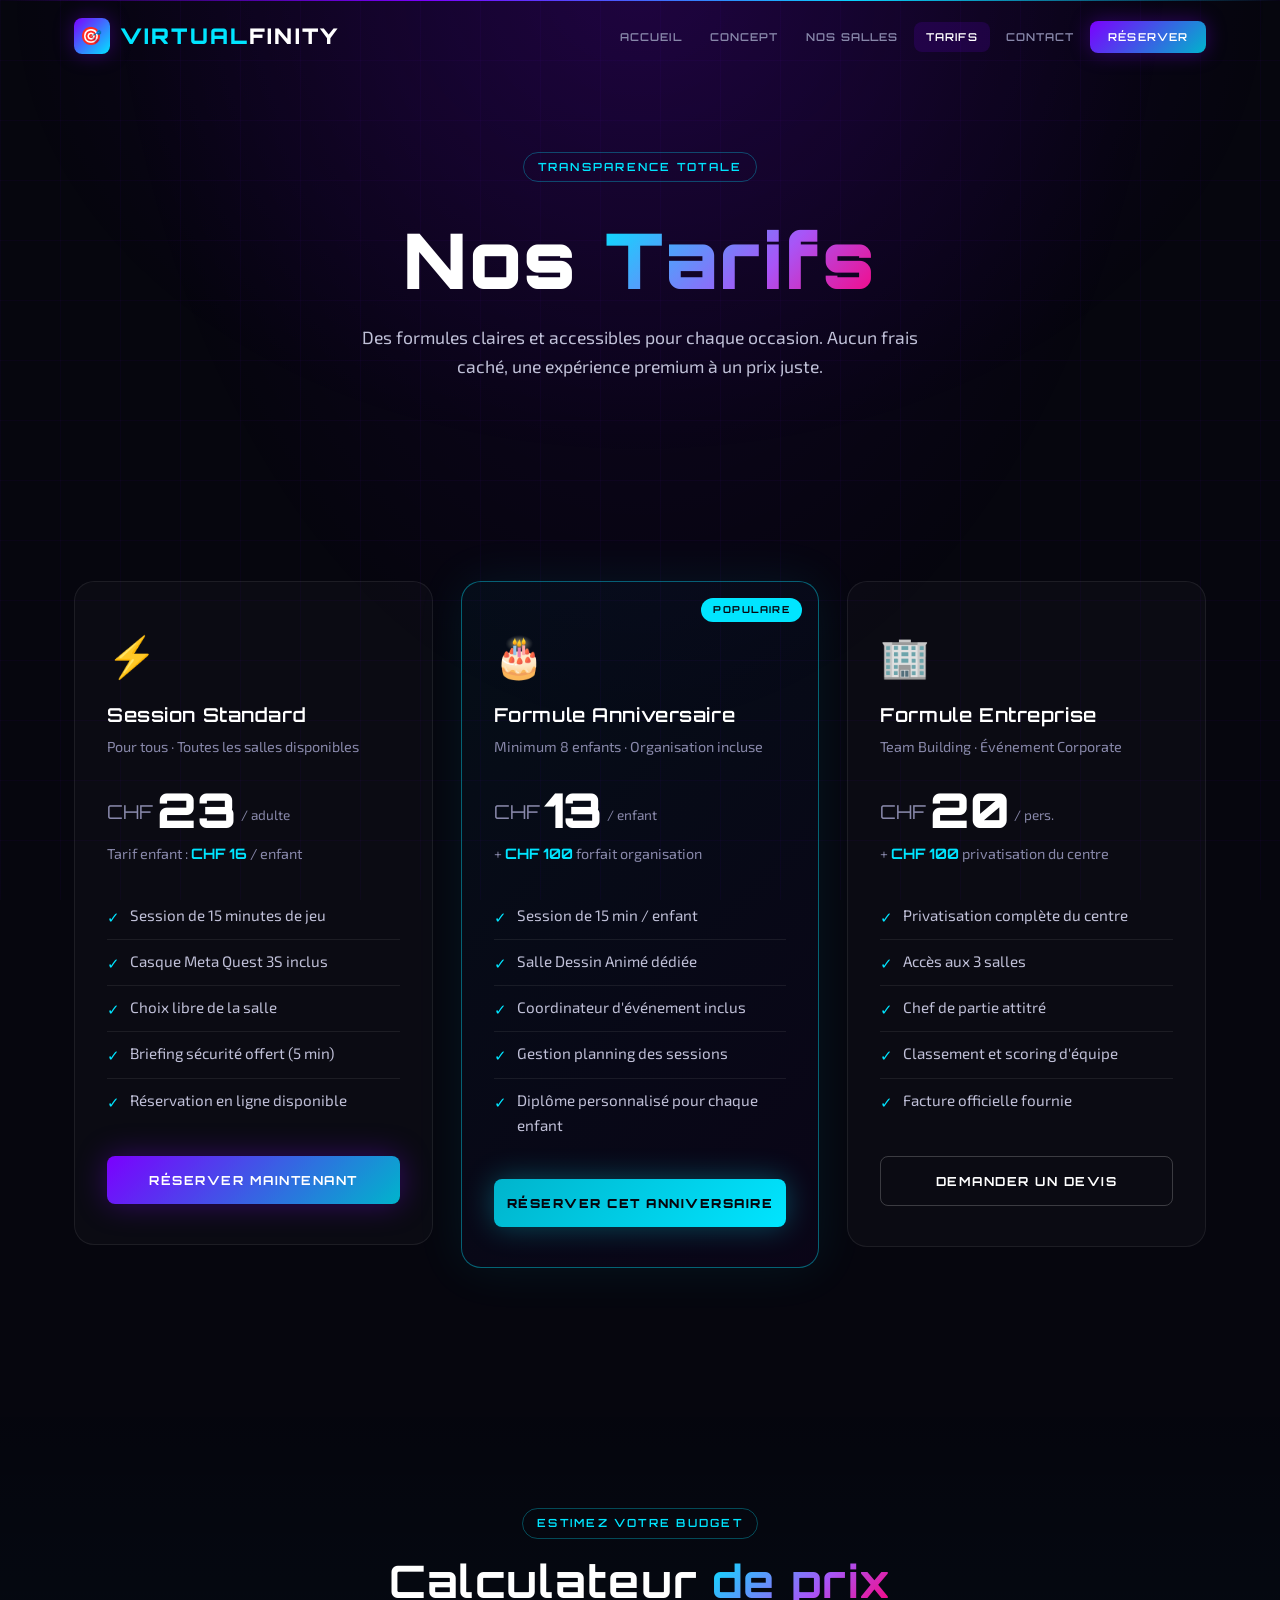
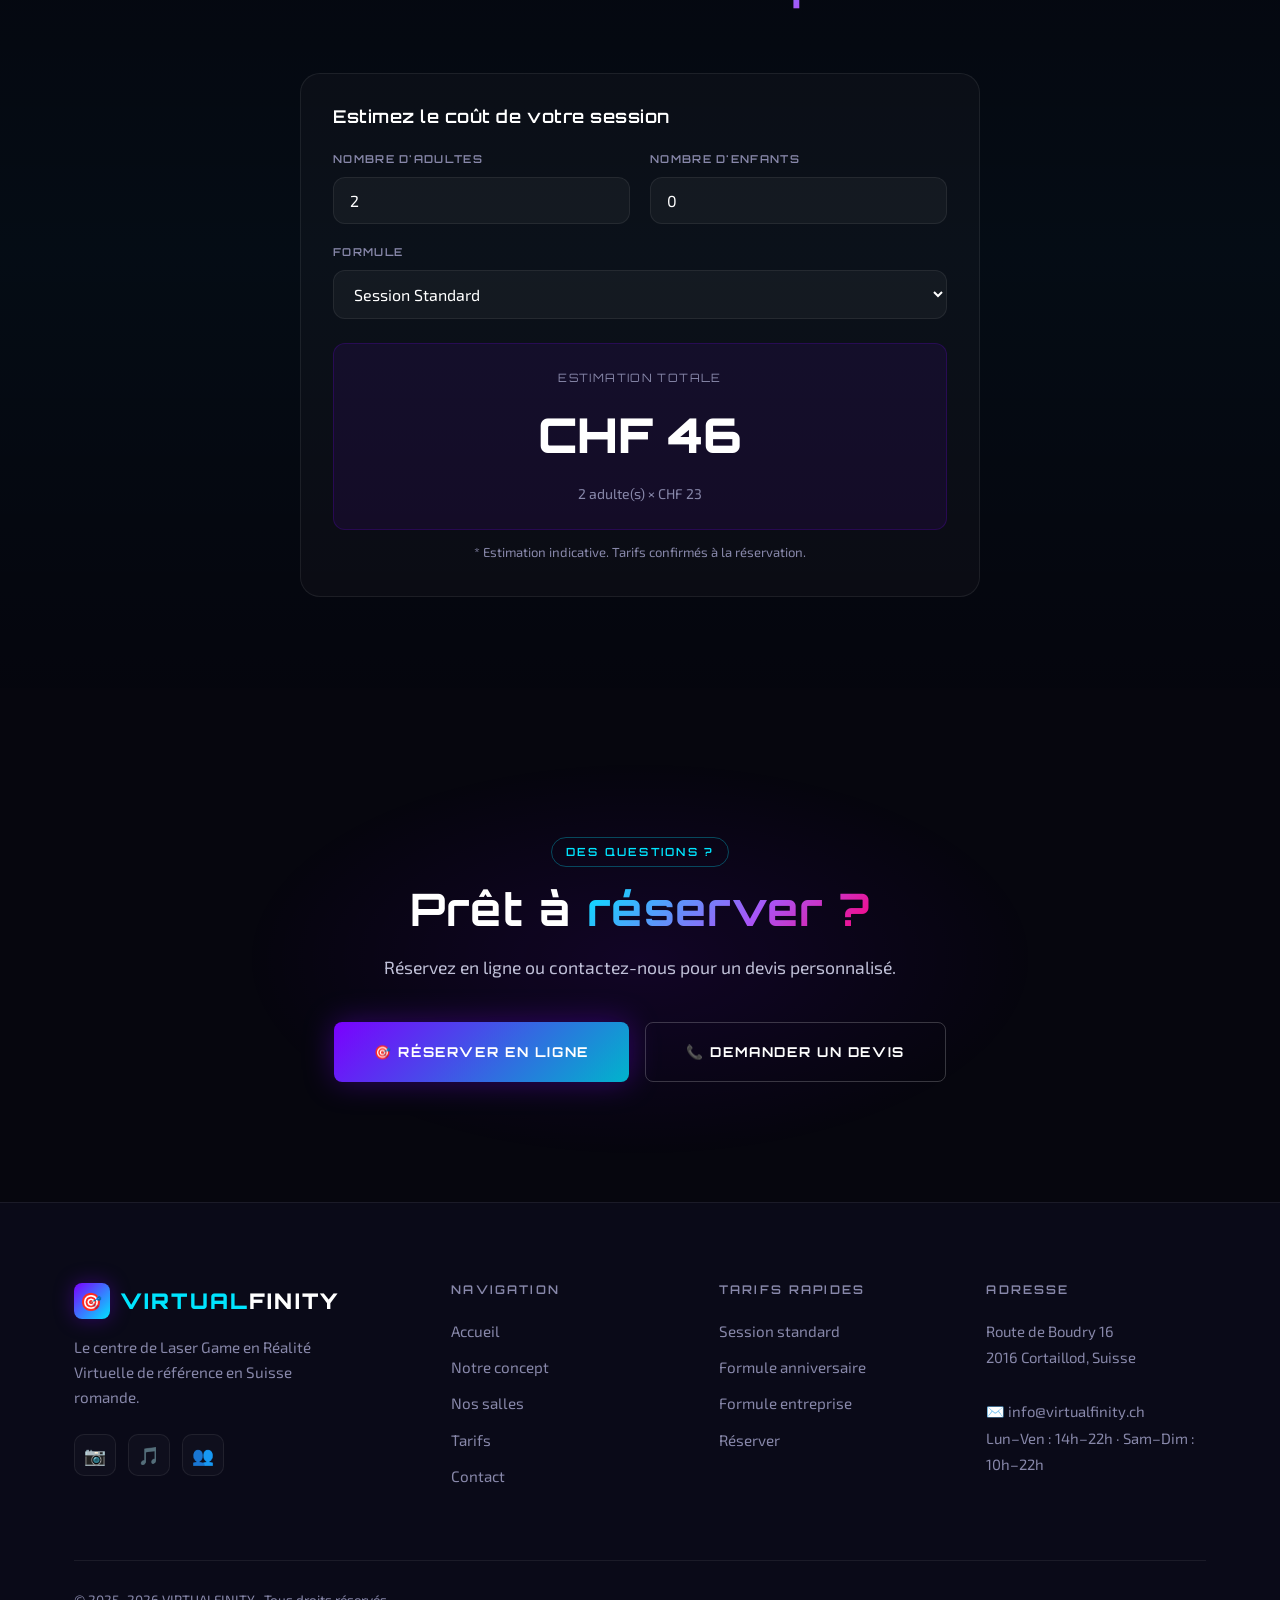
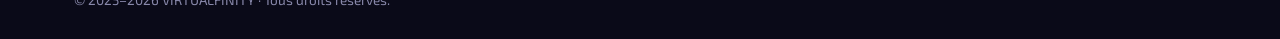
<file: tarifs.html>
<!DOCTYPE html>
<html lang="fr">
<head>
  <meta charset="UTF-8">
  <meta name="viewport" content="width=device-width, initial-scale=1.0">
  <meta name="description" content="Tarifs VIRTUALFINITY : Session 23 CHF adulte / 16 CHF enfant. Formule anniversaire dès 13 CHF/enfant. Formule entreprise team building dès 20 CHF/pers.">
  <title>Tarifs – VIRTUALFINITY</title>
  <link rel="stylesheet" href="./css/style.css">
  <link rel="icon" href="data:image/svg+xml,<svg xmlns='http://www.w3.org/2000/svg' viewBox='0 0 100 100'><text y='.9em' font-size='90'>🎮</text></svg>">
</head>
<body>
<div class="grid-bg" aria-hidden="true"></div>

<!-- NAV -->
<nav id="navbar" role="navigation" aria-label="Navigation principale">
  <div class="container nav-inner">
    <a href="index.html" class="nav-logo">
      <span class="logo-icon" aria-hidden="true">🎯</span>
      <span><span class="logo-v">VIRTUAL</span><span class="logo-rest">FINITY</span></span>
    </a>
    <ul class="nav-links">
      <li><a href="index.html">Accueil</a></li>
      <li><a href="concept.html">Concept</a></li>
      <li><a href="salles.html">Nos Salles</a></li>
      <li><a href="tarifs.html">Tarifs</a></li>
      <li><a href="contact.html">Contact</a></li>
      <li><a href="reservation.html" class="nav-cta">Réserver</a></li>
    </ul>
    <button class="nav-toggle" aria-label="Menu"><span></span><span></span><span></span></button>
  </div>
</nav>

<!-- PAGE HERO -->
<header class="page-hero">
  <div class="page-hero-bg" aria-hidden="true"></div>
  <div class="container">
    <span class="section-label">Transparence totale</span>
    <h1 class="mt-4">Nos <span class="gradient-text">Tarifs</span></h1>
    <p style="max-width:580px;margin:16px auto 0;font-size:1.1rem;">
      Des formules claires et accessibles pour chaque occasion. Aucun frais caché, une expérience premium à un prix juste.
    </p>
  </div>
</header>

<!-- TARIFS PRINCIPAUX -->
<section class="py-section">
  <div class="container">
    <div class="tarifs-grid">

      <!-- Standard -->
      <article class="tarif-card reveal reveal-delay-1" id="standard">
        <div class="tarif-icon" aria-hidden="true">⚡</div>
        <h3>Session Standard</h3>
        <p class="tarif-sub">Pour tous · Toutes les salles disponibles</p>
        <div class="tarif-price-row">
          <span class="currency">CHF</span>
          <span class="amount">23</span>
          <span class="unit">/ adulte</span>
        </div>
        <p class="tarif-price-child">Tarif enfant : <span>CHF 16</span> / enfant</p>
        <ul class="tarif-features" role="list">
          <li role="listitem"><span class="check" aria-hidden="true">✓</span> Session de 15 minutes de jeu</li>
          <li role="listitem"><span class="check" aria-hidden="true">✓</span> Casque Meta Quest 3S inclus</li>
          <li role="listitem"><span class="check" aria-hidden="true">✓</span> Choix libre de la salle</li>
          <li role="listitem"><span class="check" aria-hidden="true">✓</span> Briefing sécurité offert (5 min)</li>
          <li role="listitem"><span class="check" aria-hidden="true">✓</span> Réservation en ligne disponible</li>
        </ul>
        <a href="reservation.html" class="btn btn-primary" style="width:100%;justify-content:center;">Réserver maintenant</a>
      </article>

      <!-- Anniversaire -->
      <article class="tarif-card featured reveal reveal-delay-2" id="anniversaire">
        <div class="tarif-icon" aria-hidden="true">🎂</div>
        <h3>Formule Anniversaire</h3>
        <p class="tarif-sub">Minimum 8 enfants · Organisation incluse</p>
        <div class="tarif-price-row">
          <span class="currency">CHF</span>
          <span class="amount">13</span>
          <span class="unit">/ enfant</span>
        </div>
        <p class="tarif-price-child">+ <span>CHF 100</span> forfait organisation</p>
        <ul class="tarif-features" role="list">
          <li role="listitem"><span class="check" aria-hidden="true">✓</span> Session de 15 min / enfant</li>
          <li role="listitem"><span class="check" aria-hidden="true">✓</span> Salle Dessin Animé dédiée</li>
          <li role="listitem"><span class="check" aria-hidden="true">✓</span> Coordinateur d'événement inclus</li>
          <li role="listitem"><span class="check" aria-hidden="true">✓</span> Gestion planning des sessions</li>
          <li role="listitem"><span class="check" aria-hidden="true">✓</span> Diplôme personnalisé pour chaque enfant</li>
        </ul>
        <a href="reservation.html" class="btn btn-cyan" style="width:100%;justify-content:center;">Réserver cet anniversaire</a>
      </article>

      <!-- Entreprise -->
      <article class="tarif-card reveal reveal-delay-3" id="entreprise">
        <div class="tarif-icon" aria-hidden="true">🏢</div>
        <h3>Formule Entreprise</h3>
        <p class="tarif-sub">Team Building · Événement Corporate</p>
        <div class="tarif-price-row">
          <span class="currency">CHF</span>
          <span class="amount">20</span>
          <span class="unit">/ pers.</span>
        </div>
        <p class="tarif-price-child">+ <span>CHF 100</span> privatisation du centre</p>
        <ul class="tarif-features" role="list">
          <li role="listitem"><span class="check" aria-hidden="true">✓</span> Privatisation complète du centre</li>
          <li role="listitem"><span class="check" aria-hidden="true">✓</span> Accès aux 3 salles</li>
          <li role="listitem"><span class="check" aria-hidden="true">✓</span> Chef de partie attitré</li>
          <li role="listitem"><span class="check" aria-hidden="true">✓</span> Classement et scoring d'équipe</li>
          <li role="listitem"><span class="check" aria-hidden="true">✓</span> Facture officielle fournie</li>
        </ul>
        <a href="contact.html" class="btn btn-outline" style="width:100%;justify-content:center;">Demander un devis</a>
      </article>

    </div>
  </div>
</section>

<!-- CALCULATEUR -->
<section class="py-section" style="background: linear-gradient(180deg, transparent, rgba(0,229,255,0.03), transparent);">
  <div class="container">
    <div class="section-header reveal">
      <span class="section-label">Estimez votre budget</span>
      <h2>Calculateur <span class="gradient-text">de prix</span></h2>
    </div>
    <div class="card reveal" style="max-width:680px;margin:0 auto;">
      <h3 style="margin-bottom:24px;font-size:1.1rem;">Estimez le coût de votre session</h3>
      <div class="form-grid" style="margin-bottom:24px;">
        <div class="form-group">
          <label class="form-label" for="nb-adultes">Nombre d'adultes</label>
          <input type="number" id="nb-adultes" class="form-control" min="0" value="2" oninput="calcPrice()">
        </div>
        <div class="form-group">
          <label class="form-label" for="nb-enfants">Nombre d'enfants</label>
          <input type="number" id="nb-enfants" class="form-control" min="0" value="0" oninput="calcPrice()">
        </div>
        <div class="form-group full">
          <label class="form-label" for="calc-formule">Formule</label>
          <select id="calc-formule" class="form-control" onchange="calcPrice()">
            <option value="standard">Session Standard</option>
            <option value="anniversaire">Anniversaire (min. 8 enfants)</option>
            <option value="entreprise">Entreprise</option>
          </select>
        </div>
      </div>
      <div id="calc-result" style="background:rgba(123,0,255,0.08);border:1px solid rgba(123,0,255,0.2);border-radius:var(--radius);padding:24px;text-align:center;">
        <p style="font-family:var(--font-display);font-size:0.72rem;letter-spacing:0.12em;text-transform:uppercase;color:var(--grey);margin-bottom:8px;">Estimation totale</p>
        <p id="calc-total" style="font-family:var(--font-display);font-size:3rem;font-weight:900;color:var(--white);margin:0;">CHF 46</p>
        <p id="calc-detail" style="font-size:0.88rem;color:var(--grey);margin-top:8px;">2 adultes × CHF 23</p>
      </div>
      <p style="font-size:0.82rem;color:var(--grey);margin-top:12px;text-align:center;">* Estimation indicative. Tarifs confirmés à la réservation.</p>
    </div>
  </div>
</section>

<!-- CTA -->
<section class="cta-section">
  <div class="container z1">
    <span class="section-label reveal">Des questions ?</span>
    <h2 class="reveal reveal-delay-1">Prêt à <span class="gradient-text">réserver ?</span></h2>
    <p class="reveal reveal-delay-2">Réservez en ligne ou contactez-nous pour un devis personnalisé.</p>
    <div class="cta-btns reveal reveal-delay-3">
      <a href="reservation.html" class="btn btn-primary btn-lg">🎯 Réserver en ligne</a>
      <a href="contact.html" class="btn btn-outline btn-lg">📞 Demander un devis</a>
    </div>
  </div>
</section>

<!-- FOOTER -->
<footer role="contentinfo">
  <div class="container">
    <div class="footer-main">
      <div class="footer-brand">
        <a href="index.html" class="nav-logo">
          <span class="logo-icon">🎯</span>
          <span><span class="logo-v">VIRTUAL</span><span class="logo-rest">FINITY</span></span>
        </a>
        <p>Le centre de Laser Game en Réalité Virtuelle de référence en Suisse romande.</p>
        <div class="footer-social">
          <a href="https://instagram.com/virtualfinity" class="social-btn" aria-label="Instagram" target="_blank" rel="noopener">📷</a>
          <a href="https://tiktok.com/@virtualfinity" class="social-btn" aria-label="TikTok" target="_blank" rel="noopener">🎵</a>
          <a href="https://facebook.com/virtualfinity" class="social-btn" aria-label="Facebook" target="_blank" rel="noopener">👥</a>
        </div>
      </div>
      <nav class="footer-col">
        <h4>Navigation</h4>
        <ul>
          <li><a href="index.html">Accueil</a></li>
          <li><a href="concept.html">Notre concept</a></li>
          <li><a href="salles.html">Nos salles</a></li>
          <li><a href="tarifs.html">Tarifs</a></li>
          <li><a href="contact.html">Contact</a></li>
        </ul>
      </nav>
      <div class="footer-col">
        <h4>Tarifs rapides</h4>
        <ul>
          <li><a href="#standard">Session standard</a></li>
          <li><a href="#anniversaire">Formule anniversaire</a></li>
          <li><a href="#entreprise">Formule entreprise</a></li>
          <li><a href="reservation.html">Réserver</a></li>
        </ul>
      </div>
      <div class="footer-col">
        <h4>Adresse</h4>
        <address>
          Route de Boudry 16<br>
          2016 Cortaillod, Suisse<br><br>
          ✉️ <a href="mailto:info@virtualfinity.ch">info@virtualfinity.ch</a><br>
          Lun–Ven : 14h–22h · Sam–Dim : 10h–22h
        </address>
      </div>
    </div>
    <div class="footer-bottom">
      <p>© 2025–2026 VIRTUALFINITY · Tous droits réservés.</p>
    </div>
  </div>
</footer>

<script src="./js/main.js"></script>
<script>
function calcPrice() {
  const adultes  = parseInt(document.getElementById('nb-adultes').value) || 0;
  const enfants  = parseInt(document.getElementById('nb-enfants').value) || 0;
  const formule  = document.getElementById('calc-formule').value;
  const totalEl  = document.getElementById('calc-total');
  const detailEl = document.getElementById('calc-detail');

  let total = 0, detail = '';
  if (formule === 'standard') {
    total  = adultes * 23 + enfants * 16;
    detail = `${adultes} adulte(s) × CHF 23` + (enfants > 0 ? ` + ${enfants} enfant(s) × CHF 16` : '');
  } else if (formule === 'anniversaire') {
    const nb = Math.max(enfants, 8);
    total  = nb * 13 + 100;
    detail = `${nb} enfants × CHF 13 + CHF 100 organisation`;
  } else {
    const nb = adultes + enfants;
    total  = nb * 20 + 100;
    detail = `${nb} personne(s) × CHF 20 + CHF 100 privatisation`;
  }
  totalEl.textContent  = 'CHF ' + total;
  detailEl.textContent = detail || 'Renseignez le nombre de participants';
}
calcPrice();
</script>
</body>
</html>
</file>
<file: css/style.css>
/* ============================================================
   VIRTUALFINITY — Design System
   Futuriste • Immersif • Premium Gaming
   ============================================================ */

@import url('https://fonts.googleapis.com/css2?family=Orbitron:wght@400;600;700;900&family=Exo+2:ital,wght@0,300;0,400;0,600;0,700;1,300&display=swap');

/* ── Variables ────────────────────────────────────────────── */
:root {
  --bg:          #06060e;
  --bg2:         #0a0a18;
  --bg3:         #0f0f22;
  --violet:      #7b00ff;
  --violet-light:#a855f7;
  --violet-glow: rgba(123,0,255,0.35);
  --cyan:        #00e5ff;
  --cyan-dark:   #00b4cc;
  --cyan-glow:   rgba(0,229,255,0.3);
  --magenta:     #ff007a;
  --mag-glow:    rgba(255,0,122,0.3);
  --white:       #ffffff;
  --grey:        #8888aa;
  --grey-light:  #c0c0d8;
  --card-bg:     rgba(255,255,255,0.025);
  --card-border: rgba(255,255,255,0.07);
  --glass-bg:    rgba(10,10,28,0.75);
  --radius:      12px;
  --radius-lg:   20px;
  --nav-h:       72px;
  --font-display:'Orbitron', sans-serif;
  --font-body:   'Exo 2', sans-serif;
  --transition:  0.35s cubic-bezier(0.4,0,0.2,1);
}

/* ── Reset ────────────────────────────────────────────────── */
*, *::before, *::after { box-sizing: border-box; margin: 0; padding: 0; }
html { scroll-behavior: smooth; font-size: 16px; }
body {
  background: var(--bg);
  color: var(--white);
  font-family: var(--font-body);
  font-weight: 400;
  line-height: 1.65;
  overflow-x: hidden;
}
img { display: block; max-width: 100%; }
a { color: inherit; text-decoration: none; }
ul { list-style: none; }

/* ── Scrollbar ────────────────────────────────────────────── */
::-webkit-scrollbar { width: 6px; }
::-webkit-scrollbar-track { background: var(--bg); }
::-webkit-scrollbar-thumb { background: var(--violet); border-radius: 3px; }

/* ── Typography ───────────────────────────────────────────── */
h1,h2,h3,h4 {
  font-family: var(--font-display);
  line-height: 1.2;
  letter-spacing: 0.03em;
}
h1 { font-size: clamp(2.4rem, 6vw, 5rem); font-weight: 900; }
h2 { font-size: clamp(1.8rem, 3.5vw, 2.8rem); font-weight: 700; }
h3 { font-size: clamp(1.2rem, 2.5vw, 1.6rem); font-weight: 600; }
h4 { font-size: 1.1rem; font-weight: 600; }
p  { color: var(--grey-light); font-size: 1.05rem; }

.section-label {
  display: inline-block;
  font-family: var(--font-display);
  font-size: 0.7rem;
  font-weight: 600;
  letter-spacing: 0.2em;
  text-transform: uppercase;
  color: var(--cyan);
  padding: 5px 14px;
  border: 1px solid rgba(0,229,255,0.3);
  border-radius: 50px;
  margin-bottom: 1rem;
}

.gradient-text {
  background: linear-gradient(135deg, var(--cyan) 0%, var(--violet-light) 60%, var(--magenta) 100%);
  -webkit-background-clip: text;
  -webkit-text-fill-color: transparent;
  background-clip: text;
}

/* ── Container ────────────────────────────────────────────── */
.container {
  max-width: 1180px;
  margin: 0 auto;
  padding: 0 24px;
}
.container--wide { max-width: 1380px; }

/* ── Background Grid ──────────────────────────────────────── */
.grid-bg {
  position: fixed;
  inset: 0;
  z-index: 0;
  background-image:
    linear-gradient(rgba(123,0,255,0.04) 1px, transparent 1px),
    linear-gradient(90deg, rgba(123,0,255,0.04) 1px, transparent 1px);
  background-size: 60px 60px;
  pointer-events: none;
}
.grid-bg::after {
  content: '';
  position: absolute;
  inset: 0;
  background: radial-gradient(ellipse at 50% -20%, rgba(123,0,255,0.12) 0%, transparent 60%);
}

/* ── Navigation ───────────────────────────────────────────── */
#navbar {
  position: fixed;
  top: 0; left: 0; right: 0;
  z-index: 1000;
  height: var(--nav-h);
  display: flex;
  align-items: center;
  transition: background var(--transition), border-color var(--transition), backdrop-filter var(--transition);
  border-bottom: 1px solid transparent;
}
#navbar.scrolled {
  background: var(--glass-bg);
  backdrop-filter: blur(24px);
  -webkit-backdrop-filter: blur(24px);
  border-bottom-color: var(--card-border);
}
#navbar .nav-inner {
  display: flex;
  align-items: center;
  justify-content: space-between;
  width: 100%;
}
.nav-logo {
  font-family: var(--font-display);
  font-size: 1.35rem;
  font-weight: 900;
  letter-spacing: 0.1em;
  display: flex;
  align-items: center;
  gap: 10px;
}
.nav-logo span.logo-icon {
  width: 36px; height: 36px;
  border-radius: 8px;
  background: linear-gradient(135deg, var(--violet), var(--cyan));
  display: flex; align-items: center; justify-content: center;
  font-size: 1.1rem;
  box-shadow: 0 0 20px var(--violet-glow);
  flex-shrink: 0;
}
.nav-logo .logo-v { color: var(--cyan); }
.nav-logo .logo-rest { color: var(--white); }

.nav-links {
  display: flex;
  align-items: center;
  gap: 4px;
}
.nav-links a {
  font-family: var(--font-display);
  font-size: 0.68rem;
  font-weight: 600;
  letter-spacing: 0.1em;
  text-transform: uppercase;
  color: var(--grey);
  padding: 8px 12px;
  border-radius: 8px;
  transition: color var(--transition), background var(--transition);
}
.nav-links a:hover, .nav-links a.active {
  color: var(--white);
  background: rgba(123,0,255,0.15);
}
.nav-links a.nav-cta {
  background: linear-gradient(135deg, var(--violet), var(--cyan-dark));
  color: var(--white) !important;
  padding: 9px 18px;
  box-shadow: 0 0 20px var(--violet-glow);
}
.nav-links a.nav-cta:hover {
  box-shadow: 0 0 35px var(--violet-glow);
  transform: translateY(-1px);
}

/* Mobile nav */
.nav-toggle {
  display: none;
  flex-direction: column;
  gap: 5px;
  cursor: pointer;
  padding: 8px;
  border-radius: 8px;
  background: var(--card-bg);
  border: 1px solid var(--card-border);
}
.nav-toggle span {
  display: block;
  width: 22px; height: 2px;
  background: var(--white);
  border-radius: 2px;
  transition: var(--transition);
}
.nav-toggle.open span:nth-child(1) { transform: translateY(7px) rotate(45deg); }
.nav-toggle.open span:nth-child(2) { opacity: 0; }
.nav-toggle.open span:nth-child(3) { transform: translateY(-7px) rotate(-45deg); }

/* ── Buttons ──────────────────────────────────────────────── */
.btn {
  display: inline-flex;
  align-items: center;
  gap: 10px;
  font-family: var(--font-display);
  font-size: 0.78rem;
  font-weight: 700;
  letter-spacing: 0.12em;
  text-transform: uppercase;
  padding: 14px 30px;
  border-radius: 8px;
  border: none;
  cursor: pointer;
  transition: var(--transition);
  position: relative;
  overflow: hidden;
  white-space: nowrap;
}
.btn::before {
  content: '';
  position: absolute;
  inset: 0;
  background: rgba(255,255,255,0.07);
  opacity: 0;
  transition: opacity var(--transition);
}
.btn:hover::before { opacity: 1; }

.btn-primary {
  background: linear-gradient(135deg, var(--violet) 0%, var(--cyan-dark) 100%);
  color: var(--white);
  box-shadow: 0 0 30px var(--violet-glow);
}
.btn-primary:hover {
  transform: translateY(-3px);
  box-shadow: 0 8px 40px var(--violet-glow), 0 0 60px var(--cyan-glow);
}

.btn-outline {
  background: transparent;
  color: var(--white);
  border: 1px solid rgba(255,255,255,0.2);
}
.btn-outline:hover {
  border-color: var(--cyan);
  color: var(--cyan);
  box-shadow: 0 0 20px var(--cyan-glow);
  transform: translateY(-3px);
}

.btn-cyan {
  background: linear-gradient(135deg, var(--cyan-dark) 0%, var(--cyan) 100%);
  color: var(--bg);
  font-weight: 900;
  box-shadow: 0 0 30px var(--cyan-glow);
}
.btn-cyan:hover {
  transform: translateY(-3px);
  box-shadow: 0 8px 40px var(--cyan-glow);
}

.btn-magenta {
  background: linear-gradient(135deg, var(--magenta), #c0006e);
  color: var(--white);
  box-shadow: 0 0 30px var(--mag-glow);
}
.btn-magenta:hover {
  transform: translateY(-3px);
  box-shadow: 0 8px 40px var(--mag-glow);
}

.btn-sm { padding: 10px 20px; font-size: 0.7rem; }
.btn-lg { padding: 18px 40px; font-size: 0.85rem; }

/* ── Cards ────────────────────────────────────────────────── */
.card {
  background: var(--card-bg);
  border: 1px solid var(--card-border);
  border-radius: var(--radius-lg);
  padding: 32px;
  transition: var(--transition);
  position: relative;
  overflow: hidden;
}
.card::before {
  content: '';
  position: absolute;
  top: 0; left: 0; right: 0;
  height: 2px;
  background: linear-gradient(90deg, transparent, var(--violet), transparent);
  opacity: 0;
  transition: opacity var(--transition);
}
.card:hover { border-color: rgba(123,0,255,0.3); transform: translateY(-6px); }
.card:hover::before { opacity: 1; }

.card--glow:hover {
  box-shadow: 0 20px 60px rgba(123,0,255,0.15), 0 0 0 1px rgba(123,0,255,0.2);
}

/* ── Section Commons ──────────────────────────────────────── */
section { position: relative; z-index: 1; }

.section-header {
  text-align: center;
  margin-bottom: 64px;
}
.section-header p {
  max-width: 560px;
  margin: 1rem auto 0;
  font-size: 1.1rem;
}

.py-section { padding: 120px 0; }
.py-sm { padding: 80px 0; }

/* ── Hero ─────────────────────────────────────────────────── */
.hero {
  min-height: 100vh;
  display: flex;
  align-items: center;
  position: relative;
  padding-top: var(--nav-h);
  overflow: hidden;
}
#hero-canvas {
  position: absolute;
  inset: 0;
  z-index: 0;
}
.hero-glow-orb {
  position: absolute;
  border-radius: 50%;
  filter: blur(100px);
  pointer-events: none;
}
.orb-1 {
  width: 600px; height: 600px;
  background: radial-gradient(circle, rgba(123,0,255,0.18) 0%, transparent 70%);
  top: -200px; left: -150px;
  animation: floatOrb 8s ease-in-out infinite;
}
.orb-2 {
  width: 500px; height: 500px;
  background: radial-gradient(circle, rgba(0,229,255,0.12) 0%, transparent 70%);
  bottom: -100px; right: -100px;
  animation: floatOrb 10s ease-in-out infinite reverse;
}
@keyframes floatOrb {
  0%,100% { transform: translate(0,0); }
  50% { transform: translate(30px, -40px); }
}

.hero-content {
  position: relative;
  z-index: 2;
  max-width: 780px;
}
.hero-badge {
  display: inline-flex;
  align-items: center;
  gap: 8px;
  font-family: var(--font-display);
  font-size: 0.68rem;
  letter-spacing: 0.18em;
  text-transform: uppercase;
  color: var(--cyan);
  background: rgba(0,229,255,0.08);
  border: 1px solid rgba(0,229,255,0.25);
  padding: 7px 16px;
  border-radius: 50px;
  margin-bottom: 28px;
  animation: fadeUp 0.8s 0.2s both;
}
.hero-badge span.dot {
  width: 7px; height: 7px;
  background: var(--cyan);
  border-radius: 50%;
  animation: pulse 2s infinite;
}
@keyframes pulse {
  0%,100% { box-shadow: 0 0 0 0 var(--cyan-glow); }
  50% { box-shadow: 0 0 0 6px transparent; }
}

.hero-title {
  font-size: clamp(3rem, 8vw, 6.5rem);
  font-weight: 900;
  line-height: 1.0;
  margin-bottom: 24px;
  animation: fadeUp 0.8s 0.4s both;
}
.hero-title .line-2 {
  background: linear-gradient(135deg, var(--cyan) 0%, var(--violet-light) 50%, var(--magenta) 100%);
  -webkit-background-clip: text;
  -webkit-text-fill-color: transparent;
  background-clip: text;
  display: block;
}

.hero-subtitle {
  font-size: clamp(1.1rem, 2.5vw, 1.4rem);
  color: var(--grey-light);
  margin-bottom: 12px;
  font-style: italic;
  animation: fadeUp 0.8s 0.55s both;
}
.hero-desc {
  font-size: 1.05rem;
  color: var(--grey);
  max-width: 560px;
  margin-bottom: 40px;
  animation: fadeUp 0.8s 0.7s both;
}

.hero-ctas {
  display: flex;
  flex-wrap: wrap;
  gap: 16px;
  animation: fadeUp 0.8s 0.85s both;
}

.hero-stats {
  display: flex;
  flex-wrap: wrap;
  gap: 40px;
  margin-top: 64px;
  padding-top: 48px;
  border-top: 1px solid var(--card-border);
  animation: fadeUp 0.8s 1s both;
}
.hero-stat-item .stat-num {
  font-family: var(--font-display);
  font-size: 2.2rem;
  font-weight: 900;
  color: var(--white);
  display: block;
}
.hero-stat-item .stat-num .stat-accent { color: var(--cyan); }
.hero-stat-item .stat-label {
  font-size: 0.8rem;
  color: var(--grey);
  text-transform: uppercase;
  letter-spacing: 0.12em;
}

/* ── Mini Hero (inner pages) ──────────────────────────────── */
.page-hero {
  padding: calc(var(--nav-h) + 80px) 0 80px;
  position: relative;
  overflow: hidden;
  text-align: center;
}
.page-hero::before {
  content: '';
  position: absolute;
  top: 0; left: 0; right: 0;
  height: 1px;
  background: linear-gradient(90deg, transparent, var(--violet), var(--cyan), transparent);
}
.page-hero .page-hero-bg {
  position: absolute;
  inset: 0;
  background: radial-gradient(ellipse at 50% 0%, rgba(123,0,255,0.12) 0%, transparent 70%);
}
.page-hero .container { position: relative; z-index: 1; }

/* ── Features Grid ────────────────────────────────────────── */
.features-grid {
  display: grid;
  grid-template-columns: repeat(auto-fit, minmax(260px, 1fr));
  gap: 24px;
}
.feature-card {
  background: var(--card-bg);
  border: 1px solid var(--card-border);
  border-radius: var(--radius-lg);
  padding: 36px 28px;
  transition: var(--transition);
  position: relative;
  overflow: hidden;
}
.feature-card::after {
  content: '';
  position: absolute;
  bottom: 0; left: 0; right: 0;
  height: 2px;
  background: linear-gradient(90deg, var(--violet), var(--cyan));
  transform: scaleX(0);
  transform-origin: left;
  transition: transform 0.45s ease;
}
.feature-card:hover::after { transform: scaleX(1); }
.feature-card:hover {
  border-color: rgba(123,0,255,0.25);
  transform: translateY(-5px);
  box-shadow: 0 20px 50px rgba(123,0,255,0.1);
}
.feature-icon {
  width: 56px; height: 56px;
  border-radius: 14px;
  display: flex;
  align-items: center;
  justify-content: center;
  font-size: 1.6rem;
  margin-bottom: 20px;
  background: rgba(123,0,255,0.1);
  border: 1px solid rgba(123,0,255,0.2);
}
.feature-icon.cyan {
  background: rgba(0,229,255,0.1);
  border-color: rgba(0,229,255,0.2);
}
.feature-icon.magenta {
  background: rgba(255,0,122,0.1);
  border-color: rgba(255,0,122,0.2);
}
.feature-card h3 { font-size: 1.05rem; margin-bottom: 10px; color: var(--white); }
.feature-card p { font-size: 0.95rem; color: var(--grey); }

/* ── Salles Cards ─────────────────────────────────────────── */
.salles-grid {
  display: grid;
  grid-template-columns: repeat(auto-fit, minmax(300px, 1fr));
  gap: 28px;
}
.salle-card {
  background: var(--card-bg);
  border: 1px solid var(--card-border);
  border-radius: var(--radius-lg);
  overflow: hidden;
  transition: var(--transition);
}
.salle-card:hover {
  border-color: rgba(123,0,255,0.35);
  transform: translateY(-8px);
  box-shadow: 0 30px 70px rgba(123,0,255,0.15);
}
.salle-img {
  height: 220px;
  position: relative;
  overflow: hidden;
  display: flex;
  align-items: center;
  justify-content: center;
}
.salle-img-cartoon { background: linear-gradient(135deg, #1a0d2e, #0d1a3e, #0a1a12); }
.salle-img-immeuble { background: linear-gradient(135deg, #0d0d0d, #1a1a2e, #16213e); }
.salle-img-guerre   { background: linear-gradient(135deg, #1a0a0a, #2e1a0a, #0d0d0d); }

.salle-img-icon { font-size: 4rem; z-index: 1; }
.salle-img-overlay {
  position: absolute;
  inset: 0;
  background: linear-gradient(to bottom, transparent 40%, var(--bg2) 100%);
}
.salle-age-badge {
  position: absolute;
  top: 16px; right: 16px;
  font-family: var(--font-display);
  font-size: 0.65rem;
  font-weight: 700;
  letter-spacing: 0.1em;
  padding: 5px 12px;
  border-radius: 50px;
  border: 1px solid;
}
.badge-green  { color: #4ade80; border-color: rgba(74,222,128,0.4); background: rgba(74,222,128,0.08); }
.badge-blue   { color: var(--cyan); border-color: rgba(0,229,255,0.4); background: rgba(0,229,255,0.08); }
.badge-red    { color: #f87171; border-color: rgba(248,113,113,0.4); background: rgba(248,113,113,0.08); }

.salle-body { padding: 28px; }
.salle-body h3 { font-size: 1.3rem; margin-bottom: 8px; }
.salle-body .salle-tagline {
  font-size: 0.85rem;
  color: var(--cyan);
  font-weight: 600;
  margin-bottom: 14px;
  letter-spacing: 0.05em;
}
.salle-body p { font-size: 0.95rem; color: var(--grey); margin-bottom: 20px; }
.salle-tags {
  display: flex;
  flex-wrap: wrap;
  gap: 8px;
  margin-bottom: 24px;
}
.salle-tag {
  font-family: var(--font-display);
  font-size: 0.6rem;
  letter-spacing: 0.1em;
  padding: 4px 10px;
  border-radius: 4px;
  background: rgba(123,0,255,0.12);
  border: 1px solid rgba(123,0,255,0.25);
  color: var(--violet-light);
}

/* ── Tarifs ───────────────────────────────────────────────── */
.tarifs-grid {
  display: grid;
  grid-template-columns: repeat(auto-fit, minmax(300px, 1fr));
  gap: 28px;
  align-items: start;
}
.tarif-card {
  background: var(--card-bg);
  border: 1px solid var(--card-border);
  border-radius: var(--radius-lg);
  padding: 40px 32px;
  position: relative;
  transition: var(--transition);
  overflow: hidden;
}
.tarif-card.featured {
  border-color: rgba(0,229,255,0.4);
  background: linear-gradient(135deg, rgba(0,229,255,0.04) 0%, rgba(123,0,255,0.04) 100%);
  box-shadow: 0 0 50px rgba(0,229,255,0.08);
}
.tarif-card.featured::before {
  content: 'POPULAIRE';
  position: absolute;
  top: 16px; right: 16px;
  font-family: var(--font-display);
  font-size: 0.6rem;
  font-weight: 700;
  letter-spacing: 0.15em;
  color: var(--bg);
  background: var(--cyan);
  padding: 4px 12px;
  border-radius: 50px;
}
.tarif-card:hover { transform: translateY(-6px); }
.tarif-icon { font-size: 2.5rem; margin-bottom: 16px; }
.tarif-card h3 { font-size: 1.2rem; margin-bottom: 8px; }
.tarif-card .tarif-sub { font-size: 0.9rem; color: var(--grey); margin-bottom: 28px; }
.tarif-price-row {
  display: flex;
  align-items: flex-end;
  gap: 4px;
  margin-bottom: 8px;
}
.tarif-price-row .amount {
  font-family: var(--font-display);
  font-size: 3rem;
  font-weight: 900;
  color: var(--white);
  line-height: 1;
}
.tarif-price-row .currency {
  font-family: var(--font-display);
  font-size: 1.2rem;
  color: var(--grey);
  margin-bottom: 6px;
}
.tarif-price-row .unit {
  font-size: 0.85rem;
  color: var(--grey);
  margin-bottom: 8px;
}
.tarif-price-child {
  font-size: 0.9rem;
  color: var(--grey);
  margin-bottom: 28px;
}
.tarif-price-child span {
  font-family: var(--font-display);
  font-weight: 700;
  color: var(--cyan);
}
.tarif-features { margin-bottom: 32px; }
.tarif-features li {
  display: flex;
  align-items: flex-start;
  gap: 10px;
  padding: 9px 0;
  border-bottom: 1px solid var(--card-border);
  font-size: 0.95rem;
  color: var(--grey-light);
}
.tarif-features li:last-child { border-bottom: none; }
.tarif-features li .check { color: var(--cyan); flex-shrink: 0; margin-top: 2px; }

/* ── Stats Counter ────────────────────────────────────────── */
.stats-section {
  background: linear-gradient(135deg, rgba(123,0,255,0.06) 0%, rgba(0,229,255,0.04) 100%);
  border-top: 1px solid var(--card-border);
  border-bottom: 1px solid var(--card-border);
}
.stats-grid {
  display: grid;
  grid-template-columns: repeat(4, 1fr);
  gap: 0;
}
.stat-item {
  text-align: center;
  padding: 56px 24px;
  border-right: 1px solid var(--card-border);
}
.stat-item:last-child { border-right: none; }
.stat-number {
  font-family: var(--font-display);
  font-size: clamp(2.5rem, 5vw, 3.5rem);
  font-weight: 900;
  background: linear-gradient(135deg, var(--cyan), var(--violet-light));
  -webkit-background-clip: text;
  -webkit-text-fill-color: transparent;
  background-clip: text;
  display: block;
  margin-bottom: 8px;
}
.stat-label {
  font-size: 0.8rem;
  color: var(--grey);
  text-transform: uppercase;
  letter-spacing: 0.15em;
  font-weight: 600;
}

/* ── Testimonials ─────────────────────────────────────────── */
.testimonials-grid {
  display: grid;
  grid-template-columns: repeat(auto-fit, minmax(280px, 1fr));
  gap: 24px;
}
.testimonial-card {
  background: var(--card-bg);
  border: 1px solid var(--card-border);
  border-radius: var(--radius-lg);
  padding: 32px;
  transition: var(--transition);
}
.testimonial-card:hover {
  border-color: rgba(123,0,255,0.25);
  transform: translateY(-4px);
}
.testimonial-stars {
  color: #fbbf24;
  font-size: 0.9rem;
  letter-spacing: 2px;
  margin-bottom: 16px;
}
.testimonial-text {
  font-size: 0.98rem;
  color: var(--grey-light);
  font-style: italic;
  line-height: 1.7;
  margin-bottom: 24px;
}
.testimonial-author {
  display: flex;
  align-items: center;
  gap: 12px;
}
.testimonial-avatar {
  width: 44px; height: 44px;
  border-radius: 50%;
  background: linear-gradient(135deg, var(--violet), var(--cyan));
  display: flex;
  align-items: center;
  justify-content: center;
  font-family: var(--font-display);
  font-size: 1rem;
  font-weight: 700;
  flex-shrink: 0;
}
.testimonial-name {
  font-weight: 600;
  font-size: 0.95rem;
  color: var(--white);
  display: block;
}
.testimonial-meta {
  font-size: 0.8rem;
  color: var(--grey);
}

/* ── SWOT ─────────────────────────────────────────────────── */
.swot-grid {
  display: grid;
  grid-template-columns: repeat(2, 1fr);
  gap: 2px;
  border-radius: var(--radius-lg);
  overflow: hidden;
}
.swot-item {
  padding: 40px 36px;
  position: relative;
}
.swot-item.forces  { background: rgba(74,222,128,0.05); border: 1px solid rgba(74,222,128,0.15); }
.swot-item.faiblesses { background: rgba(251,191,36,0.04); border: 1px solid rgba(251,191,36,0.12); }
.swot-item.opportunites { background: rgba(0,229,255,0.04); border: 1px solid rgba(0,229,255,0.12); }
.swot-item.menaces { background: rgba(248,113,113,0.04); border: 1px solid rgba(248,113,113,0.12); }
.swot-label {
  font-family: var(--font-display);
  font-size: 0.65rem;
  font-weight: 700;
  letter-spacing: 0.2em;
  text-transform: uppercase;
  margin-bottom: 6px;
}
.swot-item.forces .swot-label { color: #4ade80; }
.swot-item.faiblesses .swot-label { color: #fbbf24; }
.swot-item.opportunites .swot-label { color: var(--cyan); }
.swot-item.menaces .swot-label { color: #f87171; }
.swot-item h3 { font-size: 1.1rem; margin-bottom: 16px; }
.swot-item ul { padding-left: 0; }
.swot-item ul li {
  display: flex;
  align-items: flex-start;
  gap: 8px;
  font-size: 0.95rem;
  color: var(--grey-light);
  margin-bottom: 8px;
}
.swot-item ul li::before { content: '→'; flex-shrink: 0; opacity: 0.6; }

/* ── Equipment / Tech ─────────────────────────────────────── */
.equip-grid {
  display: grid;
  grid-template-columns: repeat(auto-fit, minmax(220px, 1fr));
  gap: 20px;
}
.equip-card {
  background: var(--card-bg);
  border: 1px solid var(--card-border);
  border-radius: var(--radius);
  padding: 28px 24px;
  text-align: center;
  transition: var(--transition);
}
.equip-card:hover {
  border-color: rgba(0,229,255,0.3);
  box-shadow: 0 0 30px var(--cyan-glow);
  transform: translateY(-4px);
}
.equip-icon { font-size: 2.8rem; margin-bottom: 14px; }
.equip-card h4 { margin-bottom: 8px; color: var(--white); }
.equip-card p { font-size: 0.88rem; color: var(--grey); }

/* ── FAQ ──────────────────────────────────────────────────── */
.faq-list { max-width: 820px; margin: 0 auto; }
.faq-item {
  border-bottom: 1px solid var(--card-border);
}
.faq-question {
  width: 100%;
  background: none;
  border: none;
  color: var(--white);
  font-family: var(--font-body);
  font-size: 1.05rem;
  font-weight: 600;
  text-align: left;
  padding: 22px 0;
  cursor: pointer;
  display: flex;
  justify-content: space-between;
  align-items: center;
  gap: 16px;
  transition: color var(--transition);
}
.faq-question:hover { color: var(--cyan); }
.faq-icon {
  width: 28px; height: 28px;
  border: 1px solid var(--card-border);
  border-radius: 50%;
  display: flex;
  align-items: center;
  justify-content: center;
  font-size: 1rem;
  color: var(--cyan);
  flex-shrink: 0;
  transition: var(--transition);
}
.faq-item.open .faq-icon { transform: rotate(45deg); border-color: var(--cyan); }
.faq-answer {
  max-height: 0;
  overflow: hidden;
  transition: max-height 0.45s ease, padding 0.35s ease;
}
.faq-answer p {
  padding-bottom: 22px;
  font-size: 0.97rem;
  color: var(--grey);
  line-height: 1.75;
}
.faq-item.open .faq-answer { max-height: 400px; }

.faq-category {
  font-family: var(--font-display);
  font-size: 0.7rem;
  font-weight: 700;
  letter-spacing: 0.2em;
  text-transform: uppercase;
  color: var(--violet-light);
  margin: 48px 0 8px;
}
.faq-category:first-child { margin-top: 0; }

/* ── Form ─────────────────────────────────────────────────── */
.form-grid {
  display: grid;
  grid-template-columns: 1fr 1fr;
  gap: 20px;
}
.form-group { display: flex; flex-direction: column; gap: 8px; }
.form-group.full { grid-column: 1 / -1; }
.form-label {
  font-family: var(--font-display);
  font-size: 0.68rem;
  font-weight: 600;
  letter-spacing: 0.12em;
  text-transform: uppercase;
  color: var(--grey);
}
.form-control {
  background: rgba(255,255,255,0.04);
  border: 1px solid var(--card-border);
  border-radius: var(--radius);
  color: var(--white);
  font-family: var(--font-body);
  font-size: 1rem;
  padding: 13px 16px;
  transition: border-color var(--transition), box-shadow var(--transition);
  outline: none;
  width: 100%;
}
.form-control::placeholder { color: rgba(170,170,204,0.4); }
.form-control:focus {
  border-color: var(--violet);
  box-shadow: 0 0 0 3px var(--violet-glow);
}
select.form-control { cursor: pointer; }
select.form-control option { background: var(--bg3); color: var(--white); }
textarea.form-control { resize: vertical; min-height: 130px; }

.form-submit { text-align: center; margin-top: 12px; }

/* Success message */
.form-success {
  display: none;
  text-align: center;
  padding: 48px 32px;
}
.form-success.show { display: block; }
.form-success .success-icon {
  font-size: 4rem;
  margin-bottom: 20px;
  animation: bounceIn 0.6s ease;
}
.form-success h3 { margin-bottom: 12px; color: var(--cyan); }
@keyframes bounceIn {
  0% { transform: scale(0.3); opacity: 0; }
  60% { transform: scale(1.15); }
  100% { transform: scale(1); opacity: 1; }
}

/* ── Contact ──────────────────────────────────────────────── */
.contact-grid {
  display: grid;
  grid-template-columns: 1fr 1.4fr;
  gap: 48px;
  align-items: start;
}
.contact-info-list { margin-top: 32px; }
.contact-info-item {
  display: flex;
  gap: 16px;
  margin-bottom: 28px;
}
.contact-info-icon {
  width: 48px; height: 48px;
  border-radius: 12px;
  background: rgba(123,0,255,0.1);
  border: 1px solid rgba(123,0,255,0.2);
  display: flex;
  align-items: center;
  justify-content: center;
  font-size: 1.3rem;
  flex-shrink: 0;
}
.contact-info-text strong {
  display: block;
  font-family: var(--font-display);
  font-size: 0.75rem;
  letter-spacing: 0.1em;
  text-transform: uppercase;
  color: var(--cyan);
  margin-bottom: 4px;
}
.contact-info-text p {
  font-size: 0.97rem;
  color: var(--grey-light);
  margin: 0;
}

.horaires-table { width: 100%; margin-top: 12px; }
.horaires-table tr td {
  padding: 8px 0;
  font-size: 0.95rem;
  border-bottom: 1px solid var(--card-border);
}
.horaires-table tr:last-child td { border-bottom: none; }
.horaires-table td:first-child { color: var(--grey); }
.horaires-table td:last-child { color: var(--white); font-weight: 600; text-align: right; }

/* ── CTA Section ──────────────────────────────────────────── */
.cta-section {
  text-align: center;
  padding: 120px 0;
  position: relative;
  overflow: hidden;
}
.cta-section::before {
  content: '';
  position: absolute;
  top: 50%; left: 50%;
  transform: translate(-50%, -50%);
  width: 800px; height: 400px;
  background: radial-gradient(ellipse, rgba(123,0,255,0.1) 0%, transparent 70%);
  pointer-events: none;
}
.cta-section h2 { margin-bottom: 16px; }
.cta-section p { max-width: 520px; margin: 0 auto 40px; font-size: 1.1rem; }
.cta-btns { display: flex; flex-wrap: wrap; gap: 16px; justify-content: center; }

/* ── Team ─────────────────────────────────────────────────── */
.team-grid {
  display: grid;
  grid-template-columns: repeat(auto-fit, minmax(220px, 1fr));
  gap: 24px;
}
.team-card {
  text-align: center;
  background: var(--card-bg);
  border: 1px solid var(--card-border);
  border-radius: var(--radius-lg);
  padding: 36px 24px;
  transition: var(--transition);
}
.team-card:hover {
  border-color: rgba(123,0,255,0.3);
  transform: translateY(-5px);
  box-shadow: 0 20px 50px rgba(123,0,255,0.1);
}
.team-avatar {
  width: 90px; height: 90px;
  border-radius: 50%;
  margin: 0 auto 20px;
  background: linear-gradient(135deg, var(--violet), var(--cyan));
  display: flex;
  align-items: center;
  justify-content: center;
  font-family: var(--font-display);
  font-size: 1.8rem;
  font-weight: 900;
  box-shadow: 0 0 30px var(--violet-glow);
}
.team-name { font-size: 1.1rem; font-weight: 700; margin-bottom: 4px; }
.team-role {
  font-size: 0.82rem;
  color: var(--cyan);
  font-family: var(--font-display);
  letter-spacing: 0.08em;
  font-weight: 600;
  margin-bottom: 12px;
}
.team-bio { font-size: 0.9rem; color: var(--grey); }

/* ── Valeurs ──────────────────────────────────────────────── */
.valeurs-grid {
  display: grid;
  grid-template-columns: repeat(auto-fit, minmax(200px, 1fr));
  gap: 20px;
}
.valeur-card {
  background: var(--card-bg);
  border: 1px solid var(--card-border);
  border-radius: var(--radius);
  padding: 28px 20px;
  text-align: center;
  transition: var(--transition);
}
.valeur-card:hover { border-color: rgba(0,229,255,0.3); transform: translateY(-4px); }
.valeur-icon { font-size: 2rem; margin-bottom: 12px; }
.valeur-card h4 { font-size: 0.9rem; color: var(--white); margin-bottom: 8px; }
.valeur-card p { font-size: 0.85rem; color: var(--grey); }

/* ── Footer ───────────────────────────────────────────────── */
footer {
  background: var(--bg2);
  border-top: 1px solid var(--card-border);
  position: relative;
  z-index: 1;
}
.footer-main {
  display: grid;
  grid-template-columns: 1.5fr 1fr 1fr 1fr;
  gap: 48px;
  padding: 80px 0 60px;
}
.footer-brand .nav-logo { margin-bottom: 16px; }
.footer-brand p { font-size: 0.95rem; color: var(--grey); max-width: 260px; }
.footer-social {
  display: flex;
  gap: 12px;
  margin-top: 24px;
}
.social-btn {
  width: 42px; height: 42px;
  border-radius: 10px;
  background: var(--card-bg);
  border: 1px solid var(--card-border);
  display: flex;
  align-items: center;
  justify-content: center;
  font-size: 1.1rem;
  transition: var(--transition);
  color: var(--grey);
}
.social-btn:hover {
  border-color: var(--violet);
  color: var(--violet);
  box-shadow: 0 0 20px var(--violet-glow);
  transform: translateY(-3px);
}
.footer-col h4 {
  font-size: 0.75rem;
  letter-spacing: 0.18em;
  text-transform: uppercase;
  color: var(--grey);
  margin-bottom: 20px;
}
.footer-col ul li {
  margin-bottom: 10px;
}
.footer-col ul li a {
  font-size: 0.95rem;
  color: var(--grey);
  transition: color var(--transition);
}
.footer-col ul li a:hover { color: var(--cyan); }
.footer-col address {
  font-style: normal;
  font-size: 0.93rem;
  color: var(--grey);
  line-height: 1.8;
}
.footer-bottom {
  border-top: 1px solid var(--card-border);
  padding: 28px 0;
  display: flex;
  justify-content: space-between;
  align-items: center;
  flex-wrap: wrap;
  gap: 12px;
}
.footer-bottom p { font-size: 0.85rem; color: var(--grey); margin: 0; }
.footer-bottom a { color: var(--grey); transition: color var(--transition); }
.footer-bottom a:hover { color: var(--cyan); }

/* ── Scroll Animations ────────────────────────────────────── */
.reveal {
  opacity: 0;
  transform: translateY(30px);
  transition: opacity 0.7s ease, transform 0.7s ease;
}
.reveal.visible { opacity: 1; transform: translateY(0); }
.reveal-delay-1 { transition-delay: 0.1s; }
.reveal-delay-2 { transition-delay: 0.2s; }
.reveal-delay-3 { transition-delay: 0.3s; }
.reveal-delay-4 { transition-delay: 0.4s; }
.reveal-delay-5 { transition-delay: 0.5s; }

@keyframes fadeUp {
  from { opacity: 0; transform: translateY(25px); }
  to   { opacity: 1; transform: translateY(0); }
}
@keyframes fadeIn {
  from { opacity: 0; }
  to   { opacity: 1; }
}

/* ── Divider ──────────────────────────────────────────────── */
.divider {
  height: 1px;
  background: linear-gradient(90deg, transparent, var(--card-border), transparent);
  margin: 0;
}

/* ── Tag / Pill ───────────────────────────────────────────── */
.tag {
  display: inline-block;
  font-family: var(--font-display);
  font-size: 0.62rem;
  font-weight: 600;
  letter-spacing: 0.12em;
  text-transform: uppercase;
  padding: 4px 12px;
  border-radius: 4px;
}
.tag-violet {
  background: rgba(123,0,255,0.15);
  border: 1px solid rgba(123,0,255,0.3);
  color: var(--violet-light);
}
.tag-cyan {
  background: rgba(0,229,255,0.1);
  border: 1px solid rgba(0,229,255,0.3);
  color: var(--cyan);
}

/* ── Why Us (Index) ───────────────────────────────────────── */
.why-grid {
  display: grid;
  grid-template-columns: 1fr 1fr;
  gap: 60px;
  align-items: center;
}
.why-visual {
  position: relative;
}
.why-visual-box {
  background: linear-gradient(135deg, rgba(123,0,255,0.08), rgba(0,229,255,0.04));
  border: 1px solid var(--card-border);
  border-radius: var(--radius-lg);
  padding: 48px;
  text-align: center;
  position: relative;
  overflow: hidden;
}
.why-visual-box::before {
  content: '';
  position: absolute;
  top: -50%; left: -50%;
  width: 200%; height: 200%;
  background: conic-gradient(from 0deg, transparent, rgba(123,0,255,0.05), transparent 60%, rgba(0,229,255,0.04), transparent);
  animation: spinGlow 10s linear infinite;
}
@keyframes spinGlow {
  to { transform: rotate(360deg); }
}
.why-vr-icon { font-size: 6rem; position: relative; z-index: 1; }
.why-list { margin-top: 32px; }
.why-item {
  display: flex;
  align-items: flex-start;
  gap: 16px;
  padding: 18px 0;
  border-bottom: 1px solid var(--card-border);
}
.why-item:last-child { border-bottom: none; }
.why-item-icon {
  width: 40px; height: 40px;
  border-radius: 10px;
  background: rgba(0,229,255,0.08);
  border: 1px solid rgba(0,229,255,0.2);
  display: flex;
  align-items: center;
  justify-content: center;
  font-size: 1.1rem;
  flex-shrink: 0;
}
.why-item-text strong {
  display: block;
  font-size: 0.97rem;
  color: var(--white);
  margin-bottom: 3px;
}
.why-item-text span { font-size: 0.9rem; color: var(--grey); }

/* ── Timeline ─────────────────────────────────────────────── */
.timeline { position: relative; padding-left: 40px; }
.timeline::before {
  content: '';
  position: absolute;
  left: 14px; top: 0; bottom: 0;
  width: 2px;
  background: linear-gradient(to bottom, var(--violet), var(--cyan));
}
.timeline-item { position: relative; margin-bottom: 40px; }
.timeline-dot {
  position: absolute;
  left: -33px; top: 4px;
  width: 16px; height: 16px;
  border-radius: 50%;
  background: var(--violet);
  border: 2px solid var(--bg);
  box-shadow: 0 0 12px var(--violet-glow);
}
.timeline-date {
  font-family: var(--font-display);
  font-size: 0.68rem;
  color: var(--cyan);
  letter-spacing: 0.15em;
  text-transform: uppercase;
  margin-bottom: 6px;
}
.timeline-item h3 { font-size: 1rem; margin-bottom: 6px; }
.timeline-item p { font-size: 0.92rem; color: var(--grey); }

/* ── Mentions légales ─────────────────────────────────────── */
.legal-content {
  max-width: 820px;
  margin: 0 auto;
}
.legal-content h2 {
  font-size: 1.3rem;
  margin: 48px 0 16px;
  color: var(--cyan);
  border-bottom: 1px solid var(--card-border);
  padding-bottom: 12px;
}
.legal-content h2:first-child { margin-top: 0; }
.legal-content p { margin-bottom: 16px; font-size: 0.97rem; }
.legal-content ul { padding-left: 20px; margin-bottom: 16px; }
.legal-content ul li { font-size: 0.97rem; color: var(--grey-light); margin-bottom: 8px; }

/* ── Responsive ───────────────────────────────────────────── */
@media (max-width: 1024px) {
  .footer-main { grid-template-columns: 1fr 1fr; gap: 32px; }
  .stats-grid { grid-template-columns: repeat(2, 1fr); }
  .stat-item { border-right: none; border-bottom: 1px solid var(--card-border); }
  .stat-item:nth-child(2n) { border-right: none; }
  .why-grid { grid-template-columns: 1fr; }
  .why-visual { order: -1; }
  .contact-grid { grid-template-columns: 1fr; }
}

@media (max-width: 768px) {
  :root { --nav-h: 64px; }
  h1 { font-size: 2.8rem; }
  .nav-links { display: none; flex-direction: column; position: fixed; top: var(--nav-h); left: 0; right: 0; background: var(--glass-bg); backdrop-filter: blur(24px); padding: 24px; gap: 8px; border-bottom: 1px solid var(--card-border); }
  .nav-links.open { display: flex; }
  .nav-links a { width: 100%; padding: 12px 16px; }
  .nav-toggle { display: flex; }
  .hero-stats { gap: 24px; }
  .form-grid { grid-template-columns: 1fr; }
  .swot-grid { grid-template-columns: 1fr; }
  .footer-main { grid-template-columns: 1fr; }
  .footer-bottom { flex-direction: column; text-align: center; }
  .stats-grid { grid-template-columns: 1fr 1fr; }
  .py-section { padding: 80px 0; }
  .hero-ctas { flex-direction: column; align-items: flex-start; }
  .why-visual-box { padding: 28px; }
  .why-vr-icon { font-size: 4rem; }
}

@media (max-width: 480px) {
  h1 { font-size: 2.2rem; }
  .btn-lg { padding: 14px 28px; }
  .tarifs-grid { grid-template-columns: 1fr; }
  .stats-grid { grid-template-columns: 1fr; }
  .stat-item { border-right: none; }
  .hero-stats { flex-direction: column; gap: 16px; }
  .container { padding: 0 16px; }
}

/* ── Utility ──────────────────────────────────────────────── */
.text-center { text-align: center; }
.text-cyan { color: var(--cyan); }
.text-violet { color: var(--violet-light); }
.text-grey { color: var(--grey); }
.mt-2 { margin-top: 8px; }
.mt-4 { margin-top: 16px; }
.mt-6 { margin-top: 24px; }
.mt-8 { margin-top: 32px; }
.mb-6 { margin-bottom: 24px; }
.mb-8 { margin-bottom: 32px; }
.flex { display: flex; }
.items-center { align-items: center; }
.gap-3 { gap: 12px; }
.relative { position: relative; }
.z1 { position: relative; z-index: 1; }
</file>
